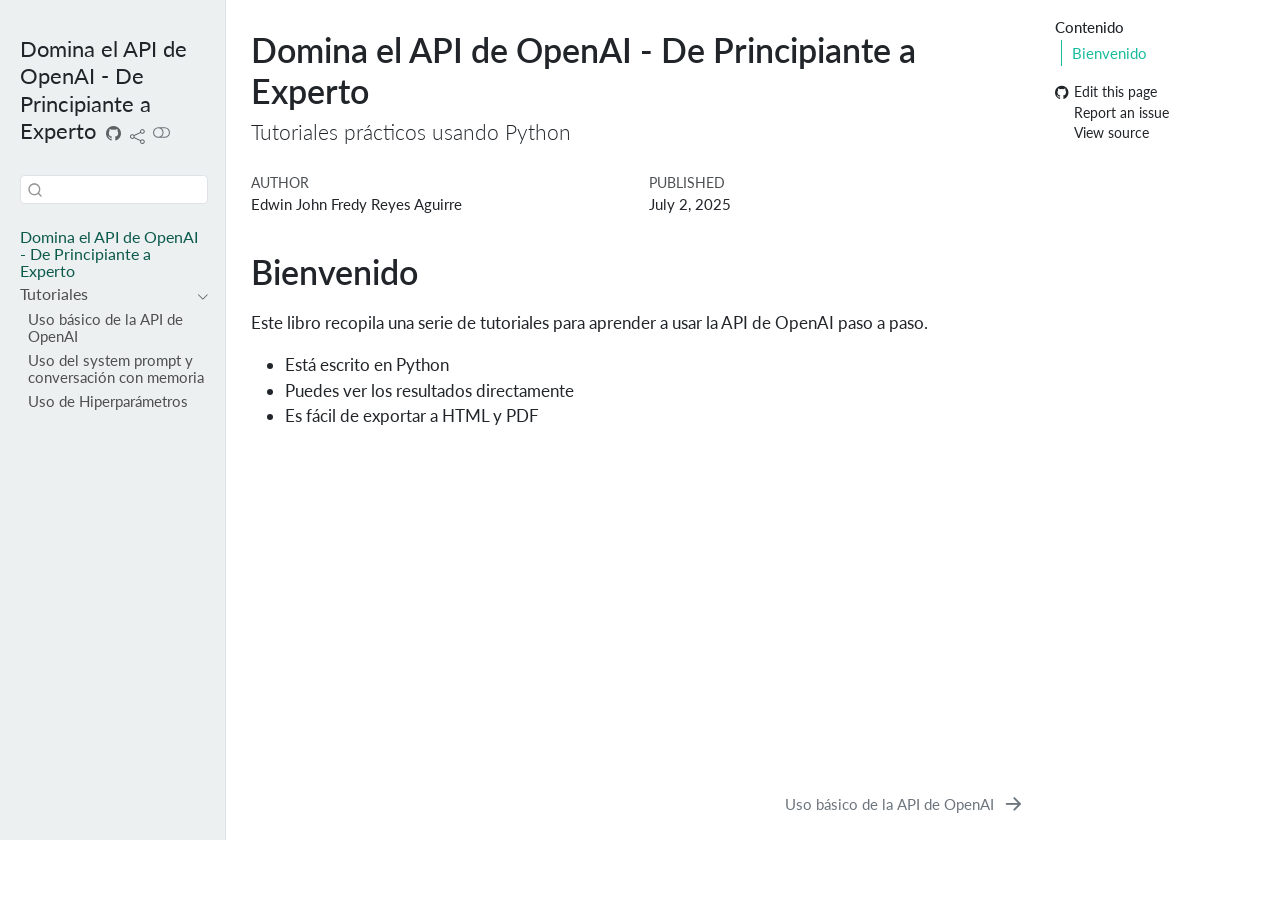
<file: docs/index.html>
<!DOCTYPE html>
<html xmlns="http://www.w3.org/1999/xhtml" lang="en" xml:lang="en"><head>

<meta charset="utf-8">
<meta name="generator" content="quarto-1.6.42">

<meta name="viewport" content="width=device-width, initial-scale=1.0, user-scalable=yes">

<meta name="author" content="Edwin John Fredy Reyes Aguirre">
<meta name="dcterms.date" content="2025-07-02">

<title>Domina el API de OpenAI - De Principiante a Experto</title>
<style>
code{white-space: pre-wrap;}
span.smallcaps{font-variant: small-caps;}
div.columns{display: flex; gap: min(4vw, 1.5em);}
div.column{flex: auto; overflow-x: auto;}
div.hanging-indent{margin-left: 1.5em; text-indent: -1.5em;}
ul.task-list{list-style: none;}
ul.task-list li input[type="checkbox"] {
  width: 0.8em;
  margin: 0 0.8em 0.2em -1em; /* quarto-specific, see https://github.com/quarto-dev/quarto-cli/issues/4556 */ 
  vertical-align: middle;
}
</style>


<script src="site_libs/quarto-nav/quarto-nav.js"></script>
<script src="site_libs/quarto-nav/headroom.min.js"></script>
<script src="site_libs/clipboard/clipboard.min.js"></script>
<script src="site_libs/quarto-search/autocomplete.umd.js"></script>
<script src="site_libs/quarto-search/fuse.min.js"></script>
<script src="site_libs/quarto-search/quarto-search.js"></script>
<meta name="quarto:offset" content="./">
<link href="./01_Openai_api.html" rel="next">
<script src="site_libs/quarto-html/quarto.js"></script>
<script src="site_libs/quarto-html/popper.min.js"></script>
<script src="site_libs/quarto-html/tippy.umd.min.js"></script>
<script src="site_libs/quarto-html/anchor.min.js"></script>
<link href="site_libs/quarto-html/tippy.css" rel="stylesheet">
<link href="site_libs/quarto-html/quarto-syntax-highlighting-2f5df379a58b258e96c21c0638c20c03.css" rel="stylesheet" class="quarto-color-scheme" id="quarto-text-highlighting-styles">
<link href="site_libs/quarto-html/quarto-syntax-highlighting-dark-b53751a350365c71b6c909e95f209ed1.css" rel="prefetch" class="quarto-color-scheme quarto-color-alternate" id="quarto-text-highlighting-styles">
<script src="site_libs/bootstrap/bootstrap.min.js"></script>
<link href="site_libs/bootstrap/bootstrap-icons.css" rel="stylesheet">
<link href="site_libs/bootstrap/bootstrap-0eec444d7f8e10b4eb8470e5d5305347.min.css" rel="stylesheet" append-hash="true" class="quarto-color-scheme" id="quarto-bootstrap" data-mode="light">
<link href="site_libs/bootstrap/bootstrap-dark-71ea5dade76dcda5c0c3178fbd755a24.min.css" rel="prefetch" append-hash="true" class="quarto-color-scheme quarto-color-alternate" id="quarto-bootstrap" data-mode="dark">
<script id="quarto-search-options" type="application/json">{
  "location": "sidebar",
  "copy-button": false,
  "collapse-after": 3,
  "panel-placement": "start",
  "type": "textbox",
  "limit": 50,
  "keyboard-shortcut": [
    "f",
    "/",
    "s"
  ],
  "show-item-context": false,
  "language": {
    "search-no-results-text": "No results",
    "search-matching-documents-text": "matching documents",
    "search-copy-link-title": "Copy link to search",
    "search-hide-matches-text": "Hide additional matches",
    "search-more-match-text": "more match in this document",
    "search-more-matches-text": "more matches in this document",
    "search-clear-button-title": "Clear",
    "search-text-placeholder": "",
    "search-detached-cancel-button-title": "Cancel",
    "search-submit-button-title": "Submit",
    "search-label": "Search"
  }
}</script>


</head>

<body class="nav-sidebar docked">

<div id="quarto-search-results"></div>
  <header id="quarto-header" class="headroom fixed-top">
  <nav class="quarto-secondary-nav">
    <div class="container-fluid d-flex">
      <button type="button" class="quarto-btn-toggle btn" data-bs-toggle="collapse" role="button" data-bs-target=".quarto-sidebar-collapse-item" aria-controls="quarto-sidebar" aria-expanded="false" aria-label="Toggle sidebar navigation" onclick="if (window.quartoToggleHeadroom) { window.quartoToggleHeadroom(); }">
        <i class="bi bi-layout-text-sidebar-reverse"></i>
      </button>
        <nav class="quarto-page-breadcrumbs" aria-label="breadcrumb"><ol class="breadcrumb"><li class="breadcrumb-item"><a href="./index.html"><span class="chapter-title">Domina el API de OpenAI - De Principiante a Experto</span></a></li></ol></nav>
        <a class="flex-grow-1" role="navigation" data-bs-toggle="collapse" data-bs-target=".quarto-sidebar-collapse-item" aria-controls="quarto-sidebar" aria-expanded="false" aria-label="Toggle sidebar navigation" onclick="if (window.quartoToggleHeadroom) { window.quartoToggleHeadroom(); }">      
        </a>
      <button type="button" class="btn quarto-search-button" aria-label="Search" onclick="window.quartoOpenSearch();">
        <i class="bi bi-search"></i>
      </button>
    </div>
  </nav>
</header>
<!-- content -->
<div id="quarto-content" class="quarto-container page-columns page-rows-contents page-layout-article">
<!-- sidebar -->
  <nav id="quarto-sidebar" class="sidebar collapse collapse-horizontal quarto-sidebar-collapse-item sidebar-navigation docked overflow-auto">
    <div class="pt-lg-2 mt-2 text-left sidebar-header">
    <div class="sidebar-title mb-0 py-0">
      <a href="./">Domina el API de OpenAI - De Principiante a Experto</a> 
        <div class="sidebar-tools-main tools-wide">
    <a href="https://github.com/JohnReyes02/curso_openai_api" title="Source Code" class="quarto-navigation-tool px-1" aria-label="Source Code"><i class="bi bi-github"></i></a>
    <div class="dropdown">
      <a href="" title="Share" id="quarto-navigation-tool-dropdown-0" class="quarto-navigation-tool dropdown-toggle px-1" data-bs-toggle="dropdown" aria-expanded="false" role="link" aria-label="Share"><i class="bi bi-share"></i></a>
      <ul class="dropdown-menu" aria-labelledby="quarto-navigation-tool-dropdown-0">
          <li>
            <a class="dropdown-item sidebar-tools-main-item" href="https://twitter.com/intent/tweet?url=|url|">
              <i class="bi bi-twitter pe-1"></i>
            Twitter
            </a>
          </li>
          <li>
            <a class="dropdown-item sidebar-tools-main-item" href="https://www.facebook.com/sharer/sharer.php?u=|url|">
              <i class="bi bi-facebook pe-1"></i>
            Facebook
            </a>
          </li>
          <li>
            <a class="dropdown-item sidebar-tools-main-item" href="https://www.linkedin.com/sharing/share-offsite/?url=|url|">
              <i class="bi bi-linkedin pe-1"></i>
            LinkedIn
            </a>
          </li>
      </ul>
    </div>
  <a href="" class="quarto-color-scheme-toggle quarto-navigation-tool  px-1" onclick="window.quartoToggleColorScheme(); return false;" title="Toggle dark mode"><i class="bi"></i></a>
</div>
    </div>
      </div>
        <div class="mt-2 flex-shrink-0 align-items-center">
        <div class="sidebar-search">
        <div id="quarto-search" class="" title="Search"></div>
        </div>
        </div>
    <div class="sidebar-menu-container"> 
    <ul class="list-unstyled mt-1">
        <li class="sidebar-item">
  <div class="sidebar-item-container"> 
  <a href="./index.html" class="sidebar-item-text sidebar-link active"><span class="chapter-title">Domina el API de OpenAI - De Principiante a Experto</span></a>
  </div>
</li>
        <li class="sidebar-item sidebar-item-section">
      <div class="sidebar-item-container"> 
            <a class="sidebar-item-text sidebar-link text-start" data-bs-toggle="collapse" data-bs-target="#quarto-sidebar-section-1" role="navigation" aria-expanded="true">
 <span class="menu-text">Tutoriales</span></a>
          <a class="sidebar-item-toggle text-start" data-bs-toggle="collapse" data-bs-target="#quarto-sidebar-section-1" role="navigation" aria-expanded="true" aria-label="Toggle section">
            <i class="bi bi-chevron-right ms-2"></i>
          </a> 
      </div>
      <ul id="quarto-sidebar-section-1" class="collapse list-unstyled sidebar-section depth1 show">  
          <li class="sidebar-item">
  <div class="sidebar-item-container"> 
  <a href="./01_Openai_api.html" class="sidebar-item-text sidebar-link"><span class="chapter-title">Uso básico de la API de OpenAI</span></a>
  </div>
</li>
          <li class="sidebar-item">
  <div class="sidebar-item-container"> 
  <a href="./02_Openai_api.html" class="sidebar-item-text sidebar-link"><span class="chapter-title">Uso del system prompt y conversación con memoria</span></a>
  </div>
</li>
          <li class="sidebar-item">
  <div class="sidebar-item-container"> 
  <a href="./03_Openai_api.html" class="sidebar-item-text sidebar-link"><span class="chapter-title">Uso de Hiperparámetros</span></a>
  </div>
</li>
      </ul>
  </li>
    </ul>
    </div>
</nav>
<div id="quarto-sidebar-glass" class="quarto-sidebar-collapse-item" data-bs-toggle="collapse" data-bs-target=".quarto-sidebar-collapse-item"></div>
<!-- margin-sidebar -->
    <div id="quarto-margin-sidebar" class="sidebar margin-sidebar">
        <nav id="TOC" role="doc-toc" class="toc-active">
    <h2 id="toc-title">Contenido</h2>
   
  <ul>
  <li><a href="#bienvenido" id="toc-bienvenido" class="nav-link active" data-scroll-target="#bienvenido">Bienvenido</a></li>
  </ul>
<div class="toc-actions"><ul><li><a href="https://github.com/JohnReyes02/curso_openai_api/edit/main/index.qmd" class="toc-action"><i class="bi bi-github"></i>Edit this page</a></li><li><a href="https://github.com/JohnReyes02/curso_openai_api/issues/new" class="toc-action"><i class="bi empty"></i>Report an issue</a></li><li><a href="https://github.com/JohnReyes02/curso_openai_api/blob/main/index.qmd" class="toc-action"><i class="bi empty"></i>View source</a></li></ul></div></nav>
    </div>
<!-- main -->
<main class="content" id="quarto-document-content">

<header id="title-block-header" class="quarto-title-block default">
<div class="quarto-title">
<h1 class="title">Domina el API de OpenAI - De Principiante a Experto</h1>
<p class="subtitle lead">Tutoriales prácticos usando Python</p>
</div>



<div class="quarto-title-meta">

    <div>
    <div class="quarto-title-meta-heading">Author</div>
    <div class="quarto-title-meta-contents">
             <p>Edwin John Fredy Reyes Aguirre </p>
          </div>
  </div>
    
    <div>
    <div class="quarto-title-meta-heading">Published</div>
    <div class="quarto-title-meta-contents">
      <p class="date">July 2, 2025</p>
    </div>
  </div>
  
    
  </div>
  


</header>


<section id="bienvenido" class="level1 unnumbered">
<h1 class="unnumbered">Bienvenido</h1>
<p>Este libro recopila una serie de tutoriales para aprender a usar la API de OpenAI paso a paso.</p>
<ul>
<li>Está escrito en Python</li>
<li>Puedes ver los resultados directamente</li>
<li>Es fácil de exportar a HTML y PDF</li>
</ul>


</section>

</main> <!-- /main -->
<script id="quarto-html-after-body" type="application/javascript">
window.document.addEventListener("DOMContentLoaded", function (event) {
  const toggleBodyColorMode = (bsSheetEl) => {
    const mode = bsSheetEl.getAttribute("data-mode");
    const bodyEl = window.document.querySelector("body");
    if (mode === "dark") {
      bodyEl.classList.add("quarto-dark");
      bodyEl.classList.remove("quarto-light");
    } else {
      bodyEl.classList.add("quarto-light");
      bodyEl.classList.remove("quarto-dark");
    }
  }
  const toggleBodyColorPrimary = () => {
    const bsSheetEl = window.document.querySelector("link#quarto-bootstrap");
    if (bsSheetEl) {
      toggleBodyColorMode(bsSheetEl);
    }
  }
  toggleBodyColorPrimary();  
  const disableStylesheet = (stylesheets) => {
    for (let i=0; i < stylesheets.length; i++) {
      const stylesheet = stylesheets[i];
      stylesheet.rel = 'prefetch';
    }
  }
  const enableStylesheet = (stylesheets) => {
    for (let i=0; i < stylesheets.length; i++) {
      const stylesheet = stylesheets[i];
      stylesheet.rel = 'stylesheet';
    }
  }
  const manageTransitions = (selector, allowTransitions) => {
    const els = window.document.querySelectorAll(selector);
    for (let i=0; i < els.length; i++) {
      const el = els[i];
      if (allowTransitions) {
        el.classList.remove('notransition');
      } else {
        el.classList.add('notransition');
      }
    }
  }
  const toggleGiscusIfUsed = (isAlternate, darkModeDefault) => {
    const baseTheme = document.querySelector('#giscus-base-theme')?.value ?? 'light';
    const alternateTheme = document.querySelector('#giscus-alt-theme')?.value ?? 'dark';
    let newTheme = '';
    if(darkModeDefault) {
      newTheme = isAlternate ? baseTheme : alternateTheme;
    } else {
      newTheme = isAlternate ? alternateTheme : baseTheme;
    }
    const changeGiscusTheme = () => {
      // From: https://github.com/giscus/giscus/issues/336
      const sendMessage = (message) => {
        const iframe = document.querySelector('iframe.giscus-frame');
        if (!iframe) return;
        iframe.contentWindow.postMessage({ giscus: message }, 'https://giscus.app');
      }
      sendMessage({
        setConfig: {
          theme: newTheme
        }
      });
    }
    const isGiscussLoaded = window.document.querySelector('iframe.giscus-frame') !== null;
    if (isGiscussLoaded) {
      changeGiscusTheme();
    }
  }
  const toggleColorMode = (alternate) => {
    // Switch the stylesheets
    const alternateStylesheets = window.document.querySelectorAll('link.quarto-color-scheme.quarto-color-alternate');
    manageTransitions('#quarto-margin-sidebar .nav-link', false);
    if (alternate) {
      enableStylesheet(alternateStylesheets);
      for (const sheetNode of alternateStylesheets) {
        if (sheetNode.id === "quarto-bootstrap") {
          toggleBodyColorMode(sheetNode);
        }
      }
    } else {
      disableStylesheet(alternateStylesheets);
      toggleBodyColorPrimary();
    }
    manageTransitions('#quarto-margin-sidebar .nav-link', true);
    // Switch the toggles
    const toggles = window.document.querySelectorAll('.quarto-color-scheme-toggle');
    for (let i=0; i < toggles.length; i++) {
      const toggle = toggles[i];
      if (toggle) {
        if (alternate) {
          toggle.classList.add("alternate");     
        } else {
          toggle.classList.remove("alternate");
        }
      }
    }
    // Hack to workaround the fact that safari doesn't
    // properly recolor the scrollbar when toggling (#1455)
    if (navigator.userAgent.indexOf('Safari') > 0 && navigator.userAgent.indexOf('Chrome') == -1) {
      manageTransitions("body", false);
      window.scrollTo(0, 1);
      setTimeout(() => {
        window.scrollTo(0, 0);
        manageTransitions("body", true);
      }, 40);  
    }
  }
  const isFileUrl = () => { 
    return window.location.protocol === 'file:';
  }
  const hasAlternateSentinel = () => {  
    let styleSentinel = getColorSchemeSentinel();
    if (styleSentinel !== null) {
      return styleSentinel === "alternate";
    } else {
      return false;
    }
  }
  const setStyleSentinel = (alternate) => {
    const value = alternate ? "alternate" : "default";
    if (!isFileUrl()) {
      window.localStorage.setItem("quarto-color-scheme", value);
    } else {
      localAlternateSentinel = value;
    }
  }
  const getColorSchemeSentinel = () => {
    if (!isFileUrl()) {
      const storageValue = window.localStorage.getItem("quarto-color-scheme");
      return storageValue != null ? storageValue : localAlternateSentinel;
    } else {
      return localAlternateSentinel;
    }
  }
  const darkModeDefault = false;
  let localAlternateSentinel = darkModeDefault ? 'alternate' : 'default';
  // Dark / light mode switch
  window.quartoToggleColorScheme = () => {
    // Read the current dark / light value 
    let toAlternate = !hasAlternateSentinel();
    toggleColorMode(toAlternate);
    setStyleSentinel(toAlternate);
    toggleGiscusIfUsed(toAlternate, darkModeDefault);
  };
  // Ensure there is a toggle, if there isn't float one in the top right
  if (window.document.querySelector('.quarto-color-scheme-toggle') === null) {
    const a = window.document.createElement('a');
    a.classList.add('top-right');
    a.classList.add('quarto-color-scheme-toggle');
    a.href = "";
    a.onclick = function() { try { window.quartoToggleColorScheme(); } catch {} return false; };
    const i = window.document.createElement("i");
    i.classList.add('bi');
    a.appendChild(i);
    window.document.body.appendChild(a);
  }
  // Switch to dark mode if need be
  if (hasAlternateSentinel()) {
    toggleColorMode(true);
  } else {
    toggleColorMode(false);
  }
  const icon = "";
  const anchorJS = new window.AnchorJS();
  anchorJS.options = {
    placement: 'right',
    icon: icon
  };
  anchorJS.add('.anchored');
    var localhostRegex = new RegExp(/^(?:http|https):\/\/localhost\:?[0-9]*\//);
    var mailtoRegex = new RegExp(/^mailto:/);
      var filterRegex = new RegExp('/' + window.location.host + '/');
    var isInternal = (href) => {
        return filterRegex.test(href) || localhostRegex.test(href) || mailtoRegex.test(href);
    }
    // Inspect non-navigation links and adorn them if external
 	var links = window.document.querySelectorAll('a[href]:not(.nav-link):not(.navbar-brand):not(.toc-action):not(.sidebar-link):not(.sidebar-item-toggle):not(.pagination-link):not(.no-external):not([aria-hidden]):not(.dropdown-item):not(.quarto-navigation-tool):not(.about-link)');
    for (var i=0; i<links.length; i++) {
      const link = links[i];
      if (!isInternal(link.href)) {
        // undo the damage that might have been done by quarto-nav.js in the case of
        // links that we want to consider external
        if (link.dataset.originalHref !== undefined) {
          link.href = link.dataset.originalHref;
        }
      }
    }
  function tippyHover(el, contentFn, onTriggerFn, onUntriggerFn) {
    const config = {
      allowHTML: true,
      maxWidth: 500,
      delay: 100,
      arrow: false,
      appendTo: function(el) {
          return el.parentElement;
      },
      interactive: true,
      interactiveBorder: 10,
      theme: 'quarto',
      placement: 'bottom-start',
    };
    if (contentFn) {
      config.content = contentFn;
    }
    if (onTriggerFn) {
      config.onTrigger = onTriggerFn;
    }
    if (onUntriggerFn) {
      config.onUntrigger = onUntriggerFn;
    }
    window.tippy(el, config); 
  }
  const noterefs = window.document.querySelectorAll('a[role="doc-noteref"]');
  for (var i=0; i<noterefs.length; i++) {
    const ref = noterefs[i];
    tippyHover(ref, function() {
      // use id or data attribute instead here
      let href = ref.getAttribute('data-footnote-href') || ref.getAttribute('href');
      try { href = new URL(href).hash; } catch {}
      const id = href.replace(/^#\/?/, "");
      const note = window.document.getElementById(id);
      if (note) {
        return note.innerHTML;
      } else {
        return "";
      }
    });
  }
  const xrefs = window.document.querySelectorAll('a.quarto-xref');
  const processXRef = (id, note) => {
    // Strip column container classes
    const stripColumnClz = (el) => {
      el.classList.remove("page-full", "page-columns");
      if (el.children) {
        for (const child of el.children) {
          stripColumnClz(child);
        }
      }
    }
    stripColumnClz(note)
    if (id === null || id.startsWith('sec-')) {
      // Special case sections, only their first couple elements
      const container = document.createElement("div");
      if (note.children && note.children.length > 2) {
        container.appendChild(note.children[0].cloneNode(true));
        for (let i = 1; i < note.children.length; i++) {
          const child = note.children[i];
          if (child.tagName === "P" && child.innerText === "") {
            continue;
          } else {
            container.appendChild(child.cloneNode(true));
            break;
          }
        }
        if (window.Quarto?.typesetMath) {
          window.Quarto.typesetMath(container);
        }
        return container.innerHTML
      } else {
        if (window.Quarto?.typesetMath) {
          window.Quarto.typesetMath(note);
        }
        return note.innerHTML;
      }
    } else {
      // Remove any anchor links if they are present
      const anchorLink = note.querySelector('a.anchorjs-link');
      if (anchorLink) {
        anchorLink.remove();
      }
      if (window.Quarto?.typesetMath) {
        window.Quarto.typesetMath(note);
      }
      if (note.classList.contains("callout")) {
        return note.outerHTML;
      } else {
        return note.innerHTML;
      }
    }
  }
  for (var i=0; i<xrefs.length; i++) {
    const xref = xrefs[i];
    tippyHover(xref, undefined, function(instance) {
      instance.disable();
      let url = xref.getAttribute('href');
      let hash = undefined; 
      if (url.startsWith('#')) {
        hash = url;
      } else {
        try { hash = new URL(url).hash; } catch {}
      }
      if (hash) {
        const id = hash.replace(/^#\/?/, "");
        const note = window.document.getElementById(id);
        if (note !== null) {
          try {
            const html = processXRef(id, note.cloneNode(true));
            instance.setContent(html);
          } finally {
            instance.enable();
            instance.show();
          }
        } else {
          // See if we can fetch this
          fetch(url.split('#')[0])
          .then(res => res.text())
          .then(html => {
            const parser = new DOMParser();
            const htmlDoc = parser.parseFromString(html, "text/html");
            const note = htmlDoc.getElementById(id);
            if (note !== null) {
              const html = processXRef(id, note);
              instance.setContent(html);
            } 
          }).finally(() => {
            instance.enable();
            instance.show();
          });
        }
      } else {
        // See if we can fetch a full url (with no hash to target)
        // This is a special case and we should probably do some content thinning / targeting
        fetch(url)
        .then(res => res.text())
        .then(html => {
          const parser = new DOMParser();
          const htmlDoc = parser.parseFromString(html, "text/html");
          const note = htmlDoc.querySelector('main.content');
          if (note !== null) {
            // This should only happen for chapter cross references
            // (since there is no id in the URL)
            // remove the first header
            if (note.children.length > 0 && note.children[0].tagName === "HEADER") {
              note.children[0].remove();
            }
            const html = processXRef(null, note);
            instance.setContent(html);
          } 
        }).finally(() => {
          instance.enable();
          instance.show();
        });
      }
    }, function(instance) {
    });
  }
      let selectedAnnoteEl;
      const selectorForAnnotation = ( cell, annotation) => {
        let cellAttr = 'data-code-cell="' + cell + '"';
        let lineAttr = 'data-code-annotation="' +  annotation + '"';
        const selector = 'span[' + cellAttr + '][' + lineAttr + ']';
        return selector;
      }
      const selectCodeLines = (annoteEl) => {
        const doc = window.document;
        const targetCell = annoteEl.getAttribute("data-target-cell");
        const targetAnnotation = annoteEl.getAttribute("data-target-annotation");
        const annoteSpan = window.document.querySelector(selectorForAnnotation(targetCell, targetAnnotation));
        const lines = annoteSpan.getAttribute("data-code-lines").split(",");
        const lineIds = lines.map((line) => {
          return targetCell + "-" + line;
        })
        let top = null;
        let height = null;
        let parent = null;
        if (lineIds.length > 0) {
            //compute the position of the single el (top and bottom and make a div)
            const el = window.document.getElementById(lineIds[0]);
            top = el.offsetTop;
            height = el.offsetHeight;
            parent = el.parentElement.parentElement;
          if (lineIds.length > 1) {
            const lastEl = window.document.getElementById(lineIds[lineIds.length - 1]);
            const bottom = lastEl.offsetTop + lastEl.offsetHeight;
            height = bottom - top;
          }
          if (top !== null && height !== null && parent !== null) {
            // cook up a div (if necessary) and position it 
            let div = window.document.getElementById("code-annotation-line-highlight");
            if (div === null) {
              div = window.document.createElement("div");
              div.setAttribute("id", "code-annotation-line-highlight");
              div.style.position = 'absolute';
              parent.appendChild(div);
            }
            div.style.top = top - 2 + "px";
            div.style.height = height + 4 + "px";
            div.style.left = 0;
            let gutterDiv = window.document.getElementById("code-annotation-line-highlight-gutter");
            if (gutterDiv === null) {
              gutterDiv = window.document.createElement("div");
              gutterDiv.setAttribute("id", "code-annotation-line-highlight-gutter");
              gutterDiv.style.position = 'absolute';
              const codeCell = window.document.getElementById(targetCell);
              const gutter = codeCell.querySelector('.code-annotation-gutter');
              gutter.appendChild(gutterDiv);
            }
            gutterDiv.style.top = top - 2 + "px";
            gutterDiv.style.height = height + 4 + "px";
          }
          selectedAnnoteEl = annoteEl;
        }
      };
      const unselectCodeLines = () => {
        const elementsIds = ["code-annotation-line-highlight", "code-annotation-line-highlight-gutter"];
        elementsIds.forEach((elId) => {
          const div = window.document.getElementById(elId);
          if (div) {
            div.remove();
          }
        });
        selectedAnnoteEl = undefined;
      };
        // Handle positioning of the toggle
    window.addEventListener(
      "resize",
      throttle(() => {
        elRect = undefined;
        if (selectedAnnoteEl) {
          selectCodeLines(selectedAnnoteEl);
        }
      }, 10)
    );
    function throttle(fn, ms) {
    let throttle = false;
    let timer;
      return (...args) => {
        if(!throttle) { // first call gets through
            fn.apply(this, args);
            throttle = true;
        } else { // all the others get throttled
            if(timer) clearTimeout(timer); // cancel #2
            timer = setTimeout(() => {
              fn.apply(this, args);
              timer = throttle = false;
            }, ms);
        }
      };
    }
      // Attach click handler to the DT
      const annoteDls = window.document.querySelectorAll('dt[data-target-cell]');
      for (const annoteDlNode of annoteDls) {
        annoteDlNode.addEventListener('click', (event) => {
          const clickedEl = event.target;
          if (clickedEl !== selectedAnnoteEl) {
            unselectCodeLines();
            const activeEl = window.document.querySelector('dt[data-target-cell].code-annotation-active');
            if (activeEl) {
              activeEl.classList.remove('code-annotation-active');
            }
            selectCodeLines(clickedEl);
            clickedEl.classList.add('code-annotation-active');
          } else {
            // Unselect the line
            unselectCodeLines();
            clickedEl.classList.remove('code-annotation-active');
          }
        });
      }
  const findCites = (el) => {
    const parentEl = el.parentElement;
    if (parentEl) {
      const cites = parentEl.dataset.cites;
      if (cites) {
        return {
          el,
          cites: cites.split(' ')
        };
      } else {
        return findCites(el.parentElement)
      }
    } else {
      return undefined;
    }
  };
  var bibliorefs = window.document.querySelectorAll('a[role="doc-biblioref"]');
  for (var i=0; i<bibliorefs.length; i++) {
    const ref = bibliorefs[i];
    const citeInfo = findCites(ref);
    if (citeInfo) {
      tippyHover(citeInfo.el, function() {
        var popup = window.document.createElement('div');
        citeInfo.cites.forEach(function(cite) {
          var citeDiv = window.document.createElement('div');
          citeDiv.classList.add('hanging-indent');
          citeDiv.classList.add('csl-entry');
          var biblioDiv = window.document.getElementById('ref-' + cite);
          if (biblioDiv) {
            citeDiv.innerHTML = biblioDiv.innerHTML;
          }
          popup.appendChild(citeDiv);
        });
        return popup.innerHTML;
      });
    }
  }
});
</script>
<nav class="page-navigation">
  <div class="nav-page nav-page-previous">
  </div>
  <div class="nav-page nav-page-next">
      <a href="./01_Openai_api.html" class="pagination-link" aria-label="Uso básico de la API de OpenAI">
        <span class="nav-page-text"><span class="chapter-title">Uso básico de la API de OpenAI</span></span> <i class="bi bi-arrow-right-short"></i>
      </a>
  </div>
</nav>
</div> <!-- /content -->




<footer class="footer"><div class="nav-footer"><div class="nav-footer-center"><div class="toc-actions d-sm-block d-md-none"><ul><li><a href="https://github.com/JohnReyes02/curso_openai_api/edit/main/index.qmd" class="toc-action"><i class="bi bi-github"></i>Edit this page</a></li><li><a href="https://github.com/JohnReyes02/curso_openai_api/issues/new" class="toc-action"><i class="bi empty"></i>Report an issue</a></li><li><a href="https://github.com/JohnReyes02/curso_openai_api/blob/main/index.qmd" class="toc-action"><i class="bi empty"></i>View source</a></li></ul></div></div></div></footer></body></html>
</file>
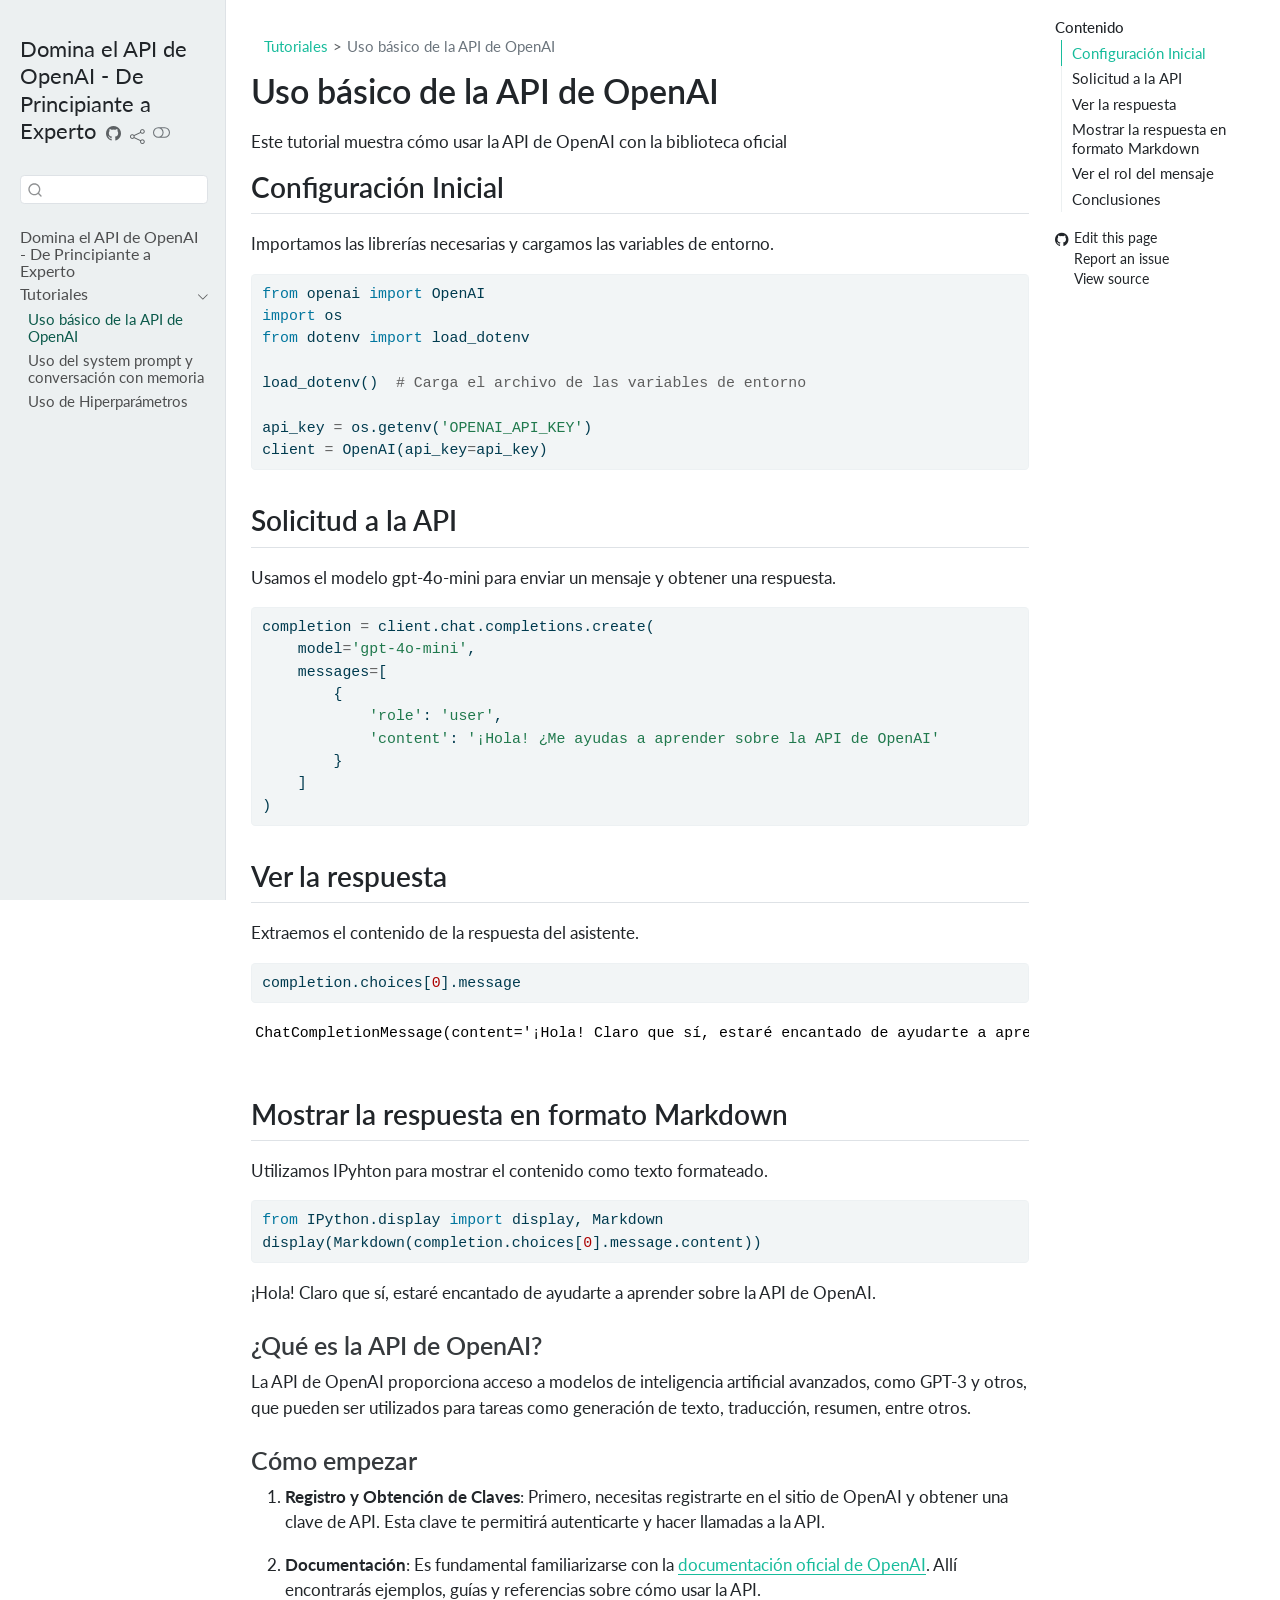
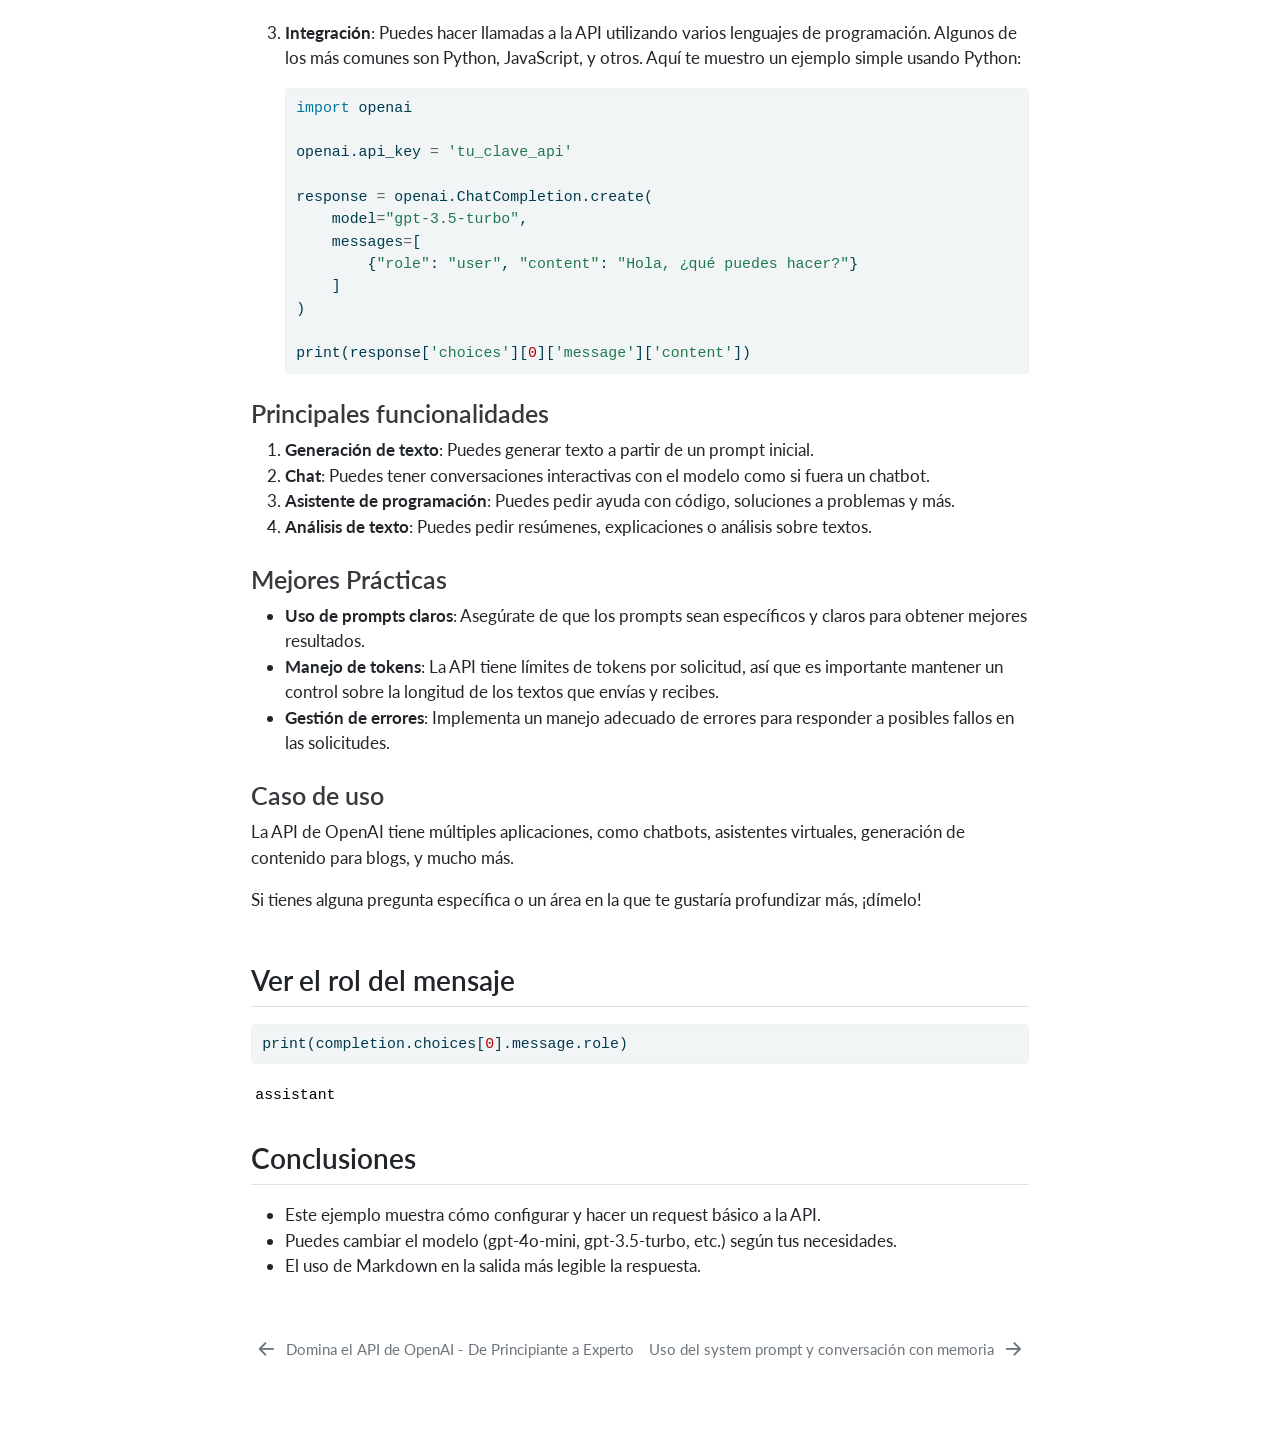
<file: docs/01_Openai_api.html>
<!DOCTYPE html>
<html xmlns="http://www.w3.org/1999/xhtml" lang="en" xml:lang="en"><head>

<meta charset="utf-8">
<meta name="generator" content="quarto-1.6.42">

<meta name="viewport" content="width=device-width, initial-scale=1.0, user-scalable=yes">


<title>Uso básico de la API de OpenAI – Domina el API de OpenAI - De Principiante a Experto</title>
<style>
code{white-space: pre-wrap;}
span.smallcaps{font-variant: small-caps;}
div.columns{display: flex; gap: min(4vw, 1.5em);}
div.column{flex: auto; overflow-x: auto;}
div.hanging-indent{margin-left: 1.5em; text-indent: -1.5em;}
ul.task-list{list-style: none;}
ul.task-list li input[type="checkbox"] {
  width: 0.8em;
  margin: 0 0.8em 0.2em -1em; /* quarto-specific, see https://github.com/quarto-dev/quarto-cli/issues/4556 */ 
  vertical-align: middle;
}
/* CSS for syntax highlighting */
pre > code.sourceCode { white-space: pre; position: relative; }
pre > code.sourceCode > span { line-height: 1.25; }
pre > code.sourceCode > span:empty { height: 1.2em; }
.sourceCode { overflow: visible; }
code.sourceCode > span { color: inherit; text-decoration: inherit; }
div.sourceCode { margin: 1em 0; }
pre.sourceCode { margin: 0; }
@media screen {
div.sourceCode { overflow: auto; }
}
@media print {
pre > code.sourceCode { white-space: pre-wrap; }
pre > code.sourceCode > span { display: inline-block; text-indent: -5em; padding-left: 5em; }
}
pre.numberSource code
  { counter-reset: source-line 0; }
pre.numberSource code > span
  { position: relative; left: -4em; counter-increment: source-line; }
pre.numberSource code > span > a:first-child::before
  { content: counter(source-line);
    position: relative; left: -1em; text-align: right; vertical-align: baseline;
    border: none; display: inline-block;
    -webkit-touch-callout: none; -webkit-user-select: none;
    -khtml-user-select: none; -moz-user-select: none;
    -ms-user-select: none; user-select: none;
    padding: 0 4px; width: 4em;
  }
pre.numberSource { margin-left: 3em;  padding-left: 4px; }
div.sourceCode
  {   }
@media screen {
pre > code.sourceCode > span > a:first-child::before { text-decoration: underline; }
}
</style>


<script src="site_libs/quarto-nav/quarto-nav.js"></script>
<script src="site_libs/quarto-nav/headroom.min.js"></script>
<script src="site_libs/clipboard/clipboard.min.js"></script>
<script src="site_libs/quarto-search/autocomplete.umd.js"></script>
<script src="site_libs/quarto-search/fuse.min.js"></script>
<script src="site_libs/quarto-search/quarto-search.js"></script>
<meta name="quarto:offset" content="./">
<link href="./02_Openai_api.html" rel="next">
<link href="./index.html" rel="prev">
<script src="site_libs/quarto-html/quarto.js"></script>
<script src="site_libs/quarto-html/popper.min.js"></script>
<script src="site_libs/quarto-html/tippy.umd.min.js"></script>
<script src="site_libs/quarto-html/anchor.min.js"></script>
<link href="site_libs/quarto-html/tippy.css" rel="stylesheet">
<link href="site_libs/quarto-html/quarto-syntax-highlighting-2f5df379a58b258e96c21c0638c20c03.css" rel="stylesheet" class="quarto-color-scheme" id="quarto-text-highlighting-styles">
<link href="site_libs/quarto-html/quarto-syntax-highlighting-dark-b53751a350365c71b6c909e95f209ed1.css" rel="prefetch" class="quarto-color-scheme quarto-color-alternate" id="quarto-text-highlighting-styles">
<script src="site_libs/bootstrap/bootstrap.min.js"></script>
<link href="site_libs/bootstrap/bootstrap-icons.css" rel="stylesheet">
<link href="site_libs/bootstrap/bootstrap-0eec444d7f8e10b4eb8470e5d5305347.min.css" rel="stylesheet" append-hash="true" class="quarto-color-scheme" id="quarto-bootstrap" data-mode="light">
<link href="site_libs/bootstrap/bootstrap-dark-71ea5dade76dcda5c0c3178fbd755a24.min.css" rel="prefetch" append-hash="true" class="quarto-color-scheme quarto-color-alternate" id="quarto-bootstrap" data-mode="dark">
<script id="quarto-search-options" type="application/json">{
  "location": "sidebar",
  "copy-button": false,
  "collapse-after": 3,
  "panel-placement": "start",
  "type": "textbox",
  "limit": 50,
  "keyboard-shortcut": [
    "f",
    "/",
    "s"
  ],
  "show-item-context": false,
  "language": {
    "search-no-results-text": "No results",
    "search-matching-documents-text": "matching documents",
    "search-copy-link-title": "Copy link to search",
    "search-hide-matches-text": "Hide additional matches",
    "search-more-match-text": "more match in this document",
    "search-more-matches-text": "more matches in this document",
    "search-clear-button-title": "Clear",
    "search-text-placeholder": "",
    "search-detached-cancel-button-title": "Cancel",
    "search-submit-button-title": "Submit",
    "search-label": "Search"
  }
}</script>


</head>

<body class="nav-sidebar docked">

<div id="quarto-search-results"></div>
  <header id="quarto-header" class="headroom fixed-top">
  <nav class="quarto-secondary-nav">
    <div class="container-fluid d-flex">
      <button type="button" class="quarto-btn-toggle btn" data-bs-toggle="collapse" role="button" data-bs-target=".quarto-sidebar-collapse-item" aria-controls="quarto-sidebar" aria-expanded="false" aria-label="Toggle sidebar navigation" onclick="if (window.quartoToggleHeadroom) { window.quartoToggleHeadroom(); }">
        <i class="bi bi-layout-text-sidebar-reverse"></i>
      </button>
        <nav class="quarto-page-breadcrumbs" aria-label="breadcrumb"><ol class="breadcrumb"><li class="breadcrumb-item"><a href="./01_Openai_api.html">Tutoriales</a></li><li class="breadcrumb-item"><a href="./01_Openai_api.html"><span class="chapter-title">Uso básico de la API de OpenAI</span></a></li></ol></nav>
        <a class="flex-grow-1" role="navigation" data-bs-toggle="collapse" data-bs-target=".quarto-sidebar-collapse-item" aria-controls="quarto-sidebar" aria-expanded="false" aria-label="Toggle sidebar navigation" onclick="if (window.quartoToggleHeadroom) { window.quartoToggleHeadroom(); }">      
        </a>
      <button type="button" class="btn quarto-search-button" aria-label="Search" onclick="window.quartoOpenSearch();">
        <i class="bi bi-search"></i>
      </button>
    </div>
  </nav>
</header>
<!-- content -->
<div id="quarto-content" class="quarto-container page-columns page-rows-contents page-layout-article">
<!-- sidebar -->
  <nav id="quarto-sidebar" class="sidebar collapse collapse-horizontal quarto-sidebar-collapse-item sidebar-navigation docked overflow-auto">
    <div class="pt-lg-2 mt-2 text-left sidebar-header">
    <div class="sidebar-title mb-0 py-0">
      <a href="./">Domina el API de OpenAI - De Principiante a Experto</a> 
        <div class="sidebar-tools-main tools-wide">
    <a href="https://github.com/JohnReyes02/curso_openai_api" title="Source Code" class="quarto-navigation-tool px-1" aria-label="Source Code"><i class="bi bi-github"></i></a>
    <div class="dropdown">
      <a href="" title="Share" id="quarto-navigation-tool-dropdown-0" class="quarto-navigation-tool dropdown-toggle px-1" data-bs-toggle="dropdown" aria-expanded="false" role="link" aria-label="Share"><i class="bi bi-share"></i></a>
      <ul class="dropdown-menu" aria-labelledby="quarto-navigation-tool-dropdown-0">
          <li>
            <a class="dropdown-item sidebar-tools-main-item" href="https://twitter.com/intent/tweet?url=|url|">
              <i class="bi bi-twitter pe-1"></i>
            Twitter
            </a>
          </li>
          <li>
            <a class="dropdown-item sidebar-tools-main-item" href="https://www.facebook.com/sharer/sharer.php?u=|url|">
              <i class="bi bi-facebook pe-1"></i>
            Facebook
            </a>
          </li>
          <li>
            <a class="dropdown-item sidebar-tools-main-item" href="https://www.linkedin.com/sharing/share-offsite/?url=|url|">
              <i class="bi bi-linkedin pe-1"></i>
            LinkedIn
            </a>
          </li>
      </ul>
    </div>
  <a href="" class="quarto-color-scheme-toggle quarto-navigation-tool  px-1" onclick="window.quartoToggleColorScheme(); return false;" title="Toggle dark mode"><i class="bi"></i></a>
</div>
    </div>
      </div>
        <div class="mt-2 flex-shrink-0 align-items-center">
        <div class="sidebar-search">
        <div id="quarto-search" class="" title="Search"></div>
        </div>
        </div>
    <div class="sidebar-menu-container"> 
    <ul class="list-unstyled mt-1">
        <li class="sidebar-item">
  <div class="sidebar-item-container"> 
  <a href="./index.html" class="sidebar-item-text sidebar-link"><span class="chapter-title">Domina el API de OpenAI - De Principiante a Experto</span></a>
  </div>
</li>
        <li class="sidebar-item sidebar-item-section">
      <div class="sidebar-item-container"> 
            <a class="sidebar-item-text sidebar-link text-start" data-bs-toggle="collapse" data-bs-target="#quarto-sidebar-section-1" role="navigation" aria-expanded="true">
 <span class="menu-text">Tutoriales</span></a>
          <a class="sidebar-item-toggle text-start" data-bs-toggle="collapse" data-bs-target="#quarto-sidebar-section-1" role="navigation" aria-expanded="true" aria-label="Toggle section">
            <i class="bi bi-chevron-right ms-2"></i>
          </a> 
      </div>
      <ul id="quarto-sidebar-section-1" class="collapse list-unstyled sidebar-section depth1 show">  
          <li class="sidebar-item">
  <div class="sidebar-item-container"> 
  <a href="./01_Openai_api.html" class="sidebar-item-text sidebar-link active"><span class="chapter-title">Uso básico de la API de OpenAI</span></a>
  </div>
</li>
          <li class="sidebar-item">
  <div class="sidebar-item-container"> 
  <a href="./02_Openai_api.html" class="sidebar-item-text sidebar-link"><span class="chapter-title">Uso del system prompt y conversación con memoria</span></a>
  </div>
</li>
          <li class="sidebar-item">
  <div class="sidebar-item-container"> 
  <a href="./03_Openai_api.html" class="sidebar-item-text sidebar-link"><span class="chapter-title">Uso de Hiperparámetros</span></a>
  </div>
</li>
      </ul>
  </li>
    </ul>
    </div>
</nav>
<div id="quarto-sidebar-glass" class="quarto-sidebar-collapse-item" data-bs-toggle="collapse" data-bs-target=".quarto-sidebar-collapse-item"></div>
<!-- margin-sidebar -->
    <div id="quarto-margin-sidebar" class="sidebar margin-sidebar">
        <nav id="TOC" role="doc-toc" class="toc-active">
    <h2 id="toc-title">Contenido</h2>
   
  <ul>
  <li><a href="#configuración-inicial" id="toc-configuración-inicial" class="nav-link active" data-scroll-target="#configuración-inicial">Configuración Inicial</a></li>
  <li><a href="#solicitud-a-la-api" id="toc-solicitud-a-la-api" class="nav-link" data-scroll-target="#solicitud-a-la-api">Solicitud a la API</a></li>
  <li><a href="#ver-la-respuesta" id="toc-ver-la-respuesta" class="nav-link" data-scroll-target="#ver-la-respuesta">Ver la respuesta</a></li>
  <li><a href="#mostrar-la-respuesta-en-formato-markdown" id="toc-mostrar-la-respuesta-en-formato-markdown" class="nav-link" data-scroll-target="#mostrar-la-respuesta-en-formato-markdown">Mostrar la respuesta en formato Markdown</a></li>
  <li><a href="#ver-el-rol-del-mensaje" id="toc-ver-el-rol-del-mensaje" class="nav-link" data-scroll-target="#ver-el-rol-del-mensaje">Ver el rol del mensaje</a></li>
  <li><a href="#conclusiones" id="toc-conclusiones" class="nav-link" data-scroll-target="#conclusiones">Conclusiones</a></li>
  </ul>
<div class="toc-actions"><ul><li><a href="https://github.com/JohnReyes02/curso_openai_api/edit/main/01_Openai_api.qmd" class="toc-action"><i class="bi bi-github"></i>Edit this page</a></li><li><a href="https://github.com/JohnReyes02/curso_openai_api/issues/new" class="toc-action"><i class="bi empty"></i>Report an issue</a></li><li><a href="https://github.com/JohnReyes02/curso_openai_api/blob/main/01_Openai_api.qmd" class="toc-action"><i class="bi empty"></i>View source</a></li></ul></div></nav>
    </div>
<!-- main -->
<main class="content" id="quarto-document-content">

<header id="title-block-header" class="quarto-title-block default"><nav class="quarto-page-breadcrumbs quarto-title-breadcrumbs d-none d-lg-block" aria-label="breadcrumb"><ol class="breadcrumb"><li class="breadcrumb-item"><a href="./01_Openai_api.html">Tutoriales</a></li><li class="breadcrumb-item"><a href="./01_Openai_api.html"><span class="chapter-title">Uso básico de la API de OpenAI</span></a></li></ol></nav>
<div class="quarto-title">
<h1 class="title"><span class="chapter-title">Uso básico de la API de OpenAI</span></h1>
</div>



<div class="quarto-title-meta">

    
  
    
  </div>
  


</header>


<p>Este tutorial muestra cómo usar la API de OpenAI con la biblioteca oficial</p>
<section id="configuración-inicial" class="level2">
<h2 class="anchored" data-anchor-id="configuración-inicial">Configuración Inicial</h2>
<p>Importamos las librerías necesarias y cargamos las variables de entorno.</p>
<div id="727dffa5" class="cell" data-execution_count="1">
<div class="sourceCode cell-code" id="cb1"><pre class="sourceCode python"><code class="sourceCode python"><span id="cb1-1"><a href="#cb1-1" aria-hidden="true" tabindex="-1"></a><span class="im">from</span> openai <span class="im">import</span> OpenAI</span>
<span id="cb1-2"><a href="#cb1-2" aria-hidden="true" tabindex="-1"></a><span class="im">import</span> os</span>
<span id="cb1-3"><a href="#cb1-3" aria-hidden="true" tabindex="-1"></a><span class="im">from</span> dotenv <span class="im">import</span> load_dotenv</span>
<span id="cb1-4"><a href="#cb1-4" aria-hidden="true" tabindex="-1"></a></span>
<span id="cb1-5"><a href="#cb1-5" aria-hidden="true" tabindex="-1"></a>load_dotenv()  <span class="co"># Carga el archivo de las variables de entorno</span></span>
<span id="cb1-6"><a href="#cb1-6" aria-hidden="true" tabindex="-1"></a></span>
<span id="cb1-7"><a href="#cb1-7" aria-hidden="true" tabindex="-1"></a>api_key <span class="op">=</span> os.getenv(<span class="st">'OPENAI_API_KEY'</span>)</span>
<span id="cb1-8"><a href="#cb1-8" aria-hidden="true" tabindex="-1"></a>client <span class="op">=</span> OpenAI(api_key<span class="op">=</span>api_key)</span></code></pre></div>
</div>
</section>
<section id="solicitud-a-la-api" class="level2">
<h2 class="anchored" data-anchor-id="solicitud-a-la-api">Solicitud a la API</h2>
<p>Usamos el modelo gpt-4o-mini para enviar un mensaje y obtener una respuesta.</p>
<div id="72ab4fd2" class="cell" data-execution_count="2">
<div class="sourceCode cell-code" id="cb2"><pre class="sourceCode python"><code class="sourceCode python"><span id="cb2-1"><a href="#cb2-1" aria-hidden="true" tabindex="-1"></a>completion <span class="op">=</span> client.chat.completions.create(</span>
<span id="cb2-2"><a href="#cb2-2" aria-hidden="true" tabindex="-1"></a>    model<span class="op">=</span><span class="st">'gpt-4o-mini'</span>,</span>
<span id="cb2-3"><a href="#cb2-3" aria-hidden="true" tabindex="-1"></a>    messages<span class="op">=</span>[</span>
<span id="cb2-4"><a href="#cb2-4" aria-hidden="true" tabindex="-1"></a>        {</span>
<span id="cb2-5"><a href="#cb2-5" aria-hidden="true" tabindex="-1"></a>            <span class="st">'role'</span>: <span class="st">'user'</span>,</span>
<span id="cb2-6"><a href="#cb2-6" aria-hidden="true" tabindex="-1"></a>            <span class="st">'content'</span>: <span class="st">'¡Hola! ¿Me ayudas a aprender sobre la API de OpenAI'</span></span>
<span id="cb2-7"><a href="#cb2-7" aria-hidden="true" tabindex="-1"></a>        }</span>
<span id="cb2-8"><a href="#cb2-8" aria-hidden="true" tabindex="-1"></a>    ]</span>
<span id="cb2-9"><a href="#cb2-9" aria-hidden="true" tabindex="-1"></a>)</span></code></pre></div>
</div>
</section>
<section id="ver-la-respuesta" class="level2">
<h2 class="anchored" data-anchor-id="ver-la-respuesta">Ver la respuesta</h2>
<p>Extraemos el contenido de la respuesta del asistente.</p>
<div id="74d7877e" class="cell" data-execution_count="3">
<div class="sourceCode cell-code" id="cb3"><pre class="sourceCode python"><code class="sourceCode python"><span id="cb3-1"><a href="#cb3-1" aria-hidden="true" tabindex="-1"></a>completion.choices[<span class="dv">0</span>].message</span></code></pre></div>
<div class="cell-output cell-output-display" data-execution_count="3">
<pre><code>ChatCompletionMessage(content='¡Hola! Claro que sí, estaré encantado de ayudarte a aprender sobre la API de OpenAI. \n\n### ¿Qué es la API de OpenAI?\nLa API de OpenAI proporciona acceso a modelos de inteligencia artificial avanzados, como GPT-3 y otros, que pueden ser utilizados para tareas como generación de texto, traducción, resumen, entre otros.\n\n### Cómo empezar\n\n1. **Registro y Obtención de Claves**: Primero, necesitas registrarte en el sitio de OpenAI y obtener una clave de API. Esta clave te permitirá autenticarte y hacer llamadas a la API.\n\n2. **Documentación**: Es fundamental familiarizarse con la [documentación oficial de OpenAI](https://platform.openai.com/docs/). Allí encontrarás ejemplos, guías y referencias sobre cómo usar la API.\n\n3. **Integración**: Puedes hacer llamadas a la API utilizando varios lenguajes de programación. Algunos de los más comunes son Python, JavaScript, y otros. Aquí te muestro un ejemplo simple usando Python:\n\n    ```python\n    import openai\n\n    openai.api_key = \'tu_clave_api\'\n\n    response = openai.ChatCompletion.create(\n        model="gpt-3.5-turbo",\n        messages=[\n            {"role": "user", "content": "Hola, ¿qué puedes hacer?"}\n        ]\n    )\n\n    print(response[\'choices\'][0][\'message\'][\'content\'])\n    ```\n\n### Principales funcionalidades\n\n1. **Generación de texto**: Puedes generar texto a partir de un prompt inicial.\n2. **Chat**: Puedes tener conversaciones interactivas con el modelo como si fuera un chatbot.\n3. **Asistente de programación**: Puedes pedir ayuda con código, soluciones a problemas y más.\n4. **Análisis de texto**: Puedes pedir resúmenes, explicaciones o análisis sobre textos.\n\n### Mejores Prácticas\n\n- **Uso de prompts claros**: Asegúrate de que los prompts sean específicos y claros para obtener mejores resultados.\n- **Manejo de tokens**: La API tiene límites de tokens por solicitud, así que es importante mantener un control sobre la longitud de los textos que envías y recibes.\n- **Gestión de errores**: Implementa un manejo adecuado de errores para responder a posibles fallos en las solicitudes.\n\n### Caso de uso\n\nLa API de OpenAI tiene múltiples aplicaciones, como chatbots, asistentes virtuales, generación de contenido para blogs, y mucho más.\n\nSi tienes alguna pregunta específica o un área en la que te gustaría profundizar más, ¡dímelo!', refusal=None, role='assistant', annotations=[], audio=None, function_call=None, tool_calls=None)</code></pre>
</div>
</div>
</section>
<section id="mostrar-la-respuesta-en-formato-markdown" class="level2">
<h2 class="anchored" data-anchor-id="mostrar-la-respuesta-en-formato-markdown">Mostrar la respuesta en formato Markdown</h2>
<p>Utilizamos IPyhton para mostrar el contenido como texto formateado.</p>
<div id="956fd442" class="cell" data-execution_count="4">
<div class="sourceCode cell-code" id="cb5"><pre class="sourceCode python"><code class="sourceCode python"><span id="cb5-1"><a href="#cb5-1" aria-hidden="true" tabindex="-1"></a><span class="im">from</span> IPython.display <span class="im">import</span> display, Markdown</span>
<span id="cb5-2"><a href="#cb5-2" aria-hidden="true" tabindex="-1"></a>display(Markdown(completion.choices[<span class="dv">0</span>].message.content))</span></code></pre></div>
<div class="cell-output cell-output-display cell-output-markdown">
<p>¡Hola! Claro que sí, estaré encantado de ayudarte a aprender sobre la API de OpenAI.</p>
<section id="qué-es-la-api-de-openai" class="level3">
<h3 class="anchored" data-anchor-id="qué-es-la-api-de-openai">¿Qué es la API de OpenAI?</h3>
<p>La API de OpenAI proporciona acceso a modelos de inteligencia artificial avanzados, como GPT-3 y otros, que pueden ser utilizados para tareas como generación de texto, traducción, resumen, entre otros.</p>
</section>
<section id="cómo-empezar" class="level3">
<h3 class="anchored" data-anchor-id="cómo-empezar">Cómo empezar</h3>
<ol type="1">
<li><p><strong>Registro y Obtención de Claves</strong>: Primero, necesitas registrarte en el sitio de OpenAI y obtener una clave de API. Esta clave te permitirá autenticarte y hacer llamadas a la API.</p></li>
<li><p><strong>Documentación</strong>: Es fundamental familiarizarse con la <a href="https://platform.openai.com/docs/">documentación oficial de OpenAI</a>. Allí encontrarás ejemplos, guías y referencias sobre cómo usar la API.</p></li>
<li><p><strong>Integración</strong>: Puedes hacer llamadas a la API utilizando varios lenguajes de programación. Algunos de los más comunes son Python, JavaScript, y otros. Aquí te muestro un ejemplo simple usando Python:</p>
<div class="sourceCode" id="cb6"><pre class="sourceCode python"><code class="sourceCode python"><span id="cb6-1"><a href="#cb6-1" aria-hidden="true" tabindex="-1"></a><span class="im">import</span> openai</span>
<span id="cb6-2"><a href="#cb6-2" aria-hidden="true" tabindex="-1"></a></span>
<span id="cb6-3"><a href="#cb6-3" aria-hidden="true" tabindex="-1"></a>openai.api_key <span class="op">=</span> <span class="st">'tu_clave_api'</span></span>
<span id="cb6-4"><a href="#cb6-4" aria-hidden="true" tabindex="-1"></a></span>
<span id="cb6-5"><a href="#cb6-5" aria-hidden="true" tabindex="-1"></a>response <span class="op">=</span> openai.ChatCompletion.create(</span>
<span id="cb6-6"><a href="#cb6-6" aria-hidden="true" tabindex="-1"></a>    model<span class="op">=</span><span class="st">"gpt-3.5-turbo"</span>,</span>
<span id="cb6-7"><a href="#cb6-7" aria-hidden="true" tabindex="-1"></a>    messages<span class="op">=</span>[</span>
<span id="cb6-8"><a href="#cb6-8" aria-hidden="true" tabindex="-1"></a>        {<span class="st">"role"</span>: <span class="st">"user"</span>, <span class="st">"content"</span>: <span class="st">"Hola, ¿qué puedes hacer?"</span>}</span>
<span id="cb6-9"><a href="#cb6-9" aria-hidden="true" tabindex="-1"></a>    ]</span>
<span id="cb6-10"><a href="#cb6-10" aria-hidden="true" tabindex="-1"></a>)</span>
<span id="cb6-11"><a href="#cb6-11" aria-hidden="true" tabindex="-1"></a></span>
<span id="cb6-12"><a href="#cb6-12" aria-hidden="true" tabindex="-1"></a><span class="bu">print</span>(response[<span class="st">'choices'</span>][<span class="dv">0</span>][<span class="st">'message'</span>][<span class="st">'content'</span>])</span></code></pre></div></li>
</ol>
</section>
<section id="principales-funcionalidades" class="level3">
<h3 class="anchored" data-anchor-id="principales-funcionalidades">Principales funcionalidades</h3>
<ol type="1">
<li><strong>Generación de texto</strong>: Puedes generar texto a partir de un prompt inicial.</li>
<li><strong>Chat</strong>: Puedes tener conversaciones interactivas con el modelo como si fuera un chatbot.</li>
<li><strong>Asistente de programación</strong>: Puedes pedir ayuda con código, soluciones a problemas y más.</li>
<li><strong>Análisis de texto</strong>: Puedes pedir resúmenes, explicaciones o análisis sobre textos.</li>
</ol>
</section>
<section id="mejores-prácticas" class="level3">
<h3 class="anchored" data-anchor-id="mejores-prácticas">Mejores Prácticas</h3>
<ul>
<li><strong>Uso de prompts claros</strong>: Asegúrate de que los prompts sean específicos y claros para obtener mejores resultados.</li>
<li><strong>Manejo de tokens</strong>: La API tiene límites de tokens por solicitud, así que es importante mantener un control sobre la longitud de los textos que envías y recibes.</li>
<li><strong>Gestión de errores</strong>: Implementa un manejo adecuado de errores para responder a posibles fallos en las solicitudes.</li>
</ul>
</section>
<section id="caso-de-uso" class="level3">
<h3 class="anchored" data-anchor-id="caso-de-uso">Caso de uso</h3>
<p>La API de OpenAI tiene múltiples aplicaciones, como chatbots, asistentes virtuales, generación de contenido para blogs, y mucho más.</p>
<p>Si tienes alguna pregunta específica o un área en la que te gustaría profundizar más, ¡dímelo!</p>
</section>
</div>
</div>
</section>
<section id="ver-el-rol-del-mensaje" class="level2">
<h2 class="anchored" data-anchor-id="ver-el-rol-del-mensaje">Ver el rol del mensaje</h2>
<div id="b8247739" class="cell" data-execution_count="5">
<div class="sourceCode cell-code" id="cb7"><pre class="sourceCode python"><code class="sourceCode python"><span id="cb7-1"><a href="#cb7-1" aria-hidden="true" tabindex="-1"></a><span class="bu">print</span>(completion.choices[<span class="dv">0</span>].message.role)</span></code></pre></div>
<div class="cell-output cell-output-stdout">
<pre><code>assistant</code></pre>
</div>
</div>
</section>
<section id="conclusiones" class="level2">
<h2 class="anchored" data-anchor-id="conclusiones">Conclusiones</h2>
<ul>
<li>Este ejemplo muestra cómo configurar y hacer un request básico a la API.</li>
<li>Puedes cambiar el modelo (gpt-4o-mini, gpt-3.5-turbo, etc.) según tus necesidades.</li>
<li>El uso de Markdown en la salida más legible la respuesta.</li>
</ul>


</section>

</main> <!-- /main -->
<script id="quarto-html-after-body" type="application/javascript">
window.document.addEventListener("DOMContentLoaded", function (event) {
  const toggleBodyColorMode = (bsSheetEl) => {
    const mode = bsSheetEl.getAttribute("data-mode");
    const bodyEl = window.document.querySelector("body");
    if (mode === "dark") {
      bodyEl.classList.add("quarto-dark");
      bodyEl.classList.remove("quarto-light");
    } else {
      bodyEl.classList.add("quarto-light");
      bodyEl.classList.remove("quarto-dark");
    }
  }
  const toggleBodyColorPrimary = () => {
    const bsSheetEl = window.document.querySelector("link#quarto-bootstrap");
    if (bsSheetEl) {
      toggleBodyColorMode(bsSheetEl);
    }
  }
  toggleBodyColorPrimary();  
  const disableStylesheet = (stylesheets) => {
    for (let i=0; i < stylesheets.length; i++) {
      const stylesheet = stylesheets[i];
      stylesheet.rel = 'prefetch';
    }
  }
  const enableStylesheet = (stylesheets) => {
    for (let i=0; i < stylesheets.length; i++) {
      const stylesheet = stylesheets[i];
      stylesheet.rel = 'stylesheet';
    }
  }
  const manageTransitions = (selector, allowTransitions) => {
    const els = window.document.querySelectorAll(selector);
    for (let i=0; i < els.length; i++) {
      const el = els[i];
      if (allowTransitions) {
        el.classList.remove('notransition');
      } else {
        el.classList.add('notransition');
      }
    }
  }
  const toggleGiscusIfUsed = (isAlternate, darkModeDefault) => {
    const baseTheme = document.querySelector('#giscus-base-theme')?.value ?? 'light';
    const alternateTheme = document.querySelector('#giscus-alt-theme')?.value ?? 'dark';
    let newTheme = '';
    if(darkModeDefault) {
      newTheme = isAlternate ? baseTheme : alternateTheme;
    } else {
      newTheme = isAlternate ? alternateTheme : baseTheme;
    }
    const changeGiscusTheme = () => {
      // From: https://github.com/giscus/giscus/issues/336
      const sendMessage = (message) => {
        const iframe = document.querySelector('iframe.giscus-frame');
        if (!iframe) return;
        iframe.contentWindow.postMessage({ giscus: message }, 'https://giscus.app');
      }
      sendMessage({
        setConfig: {
          theme: newTheme
        }
      });
    }
    const isGiscussLoaded = window.document.querySelector('iframe.giscus-frame') !== null;
    if (isGiscussLoaded) {
      changeGiscusTheme();
    }
  }
  const toggleColorMode = (alternate) => {
    // Switch the stylesheets
    const alternateStylesheets = window.document.querySelectorAll('link.quarto-color-scheme.quarto-color-alternate');
    manageTransitions('#quarto-margin-sidebar .nav-link', false);
    if (alternate) {
      enableStylesheet(alternateStylesheets);
      for (const sheetNode of alternateStylesheets) {
        if (sheetNode.id === "quarto-bootstrap") {
          toggleBodyColorMode(sheetNode);
        }
      }
    } else {
      disableStylesheet(alternateStylesheets);
      toggleBodyColorPrimary();
    }
    manageTransitions('#quarto-margin-sidebar .nav-link', true);
    // Switch the toggles
    const toggles = window.document.querySelectorAll('.quarto-color-scheme-toggle');
    for (let i=0; i < toggles.length; i++) {
      const toggle = toggles[i];
      if (toggle) {
        if (alternate) {
          toggle.classList.add("alternate");     
        } else {
          toggle.classList.remove("alternate");
        }
      }
    }
    // Hack to workaround the fact that safari doesn't
    // properly recolor the scrollbar when toggling (#1455)
    if (navigator.userAgent.indexOf('Safari') > 0 && navigator.userAgent.indexOf('Chrome') == -1) {
      manageTransitions("body", false);
      window.scrollTo(0, 1);
      setTimeout(() => {
        window.scrollTo(0, 0);
        manageTransitions("body", true);
      }, 40);  
    }
  }
  const isFileUrl = () => { 
    return window.location.protocol === 'file:';
  }
  const hasAlternateSentinel = () => {  
    let styleSentinel = getColorSchemeSentinel();
    if (styleSentinel !== null) {
      return styleSentinel === "alternate";
    } else {
      return false;
    }
  }
  const setStyleSentinel = (alternate) => {
    const value = alternate ? "alternate" : "default";
    if (!isFileUrl()) {
      window.localStorage.setItem("quarto-color-scheme", value);
    } else {
      localAlternateSentinel = value;
    }
  }
  const getColorSchemeSentinel = () => {
    if (!isFileUrl()) {
      const storageValue = window.localStorage.getItem("quarto-color-scheme");
      return storageValue != null ? storageValue : localAlternateSentinel;
    } else {
      return localAlternateSentinel;
    }
  }
  const darkModeDefault = false;
  let localAlternateSentinel = darkModeDefault ? 'alternate' : 'default';
  // Dark / light mode switch
  window.quartoToggleColorScheme = () => {
    // Read the current dark / light value 
    let toAlternate = !hasAlternateSentinel();
    toggleColorMode(toAlternate);
    setStyleSentinel(toAlternate);
    toggleGiscusIfUsed(toAlternate, darkModeDefault);
  };
  // Ensure there is a toggle, if there isn't float one in the top right
  if (window.document.querySelector('.quarto-color-scheme-toggle') === null) {
    const a = window.document.createElement('a');
    a.classList.add('top-right');
    a.classList.add('quarto-color-scheme-toggle');
    a.href = "";
    a.onclick = function() { try { window.quartoToggleColorScheme(); } catch {} return false; };
    const i = window.document.createElement("i");
    i.classList.add('bi');
    a.appendChild(i);
    window.document.body.appendChild(a);
  }
  // Switch to dark mode if need be
  if (hasAlternateSentinel()) {
    toggleColorMode(true);
  } else {
    toggleColorMode(false);
  }
  const icon = "";
  const anchorJS = new window.AnchorJS();
  anchorJS.options = {
    placement: 'right',
    icon: icon
  };
  anchorJS.add('.anchored');
    var localhostRegex = new RegExp(/^(?:http|https):\/\/localhost\:?[0-9]*\//);
    var mailtoRegex = new RegExp(/^mailto:/);
      var filterRegex = new RegExp('/' + window.location.host + '/');
    var isInternal = (href) => {
        return filterRegex.test(href) || localhostRegex.test(href) || mailtoRegex.test(href);
    }
    // Inspect non-navigation links and adorn them if external
 	var links = window.document.querySelectorAll('a[href]:not(.nav-link):not(.navbar-brand):not(.toc-action):not(.sidebar-link):not(.sidebar-item-toggle):not(.pagination-link):not(.no-external):not([aria-hidden]):not(.dropdown-item):not(.quarto-navigation-tool):not(.about-link)');
    for (var i=0; i<links.length; i++) {
      const link = links[i];
      if (!isInternal(link.href)) {
        // undo the damage that might have been done by quarto-nav.js in the case of
        // links that we want to consider external
        if (link.dataset.originalHref !== undefined) {
          link.href = link.dataset.originalHref;
        }
      }
    }
  function tippyHover(el, contentFn, onTriggerFn, onUntriggerFn) {
    const config = {
      allowHTML: true,
      maxWidth: 500,
      delay: 100,
      arrow: false,
      appendTo: function(el) {
          return el.parentElement;
      },
      interactive: true,
      interactiveBorder: 10,
      theme: 'quarto',
      placement: 'bottom-start',
    };
    if (contentFn) {
      config.content = contentFn;
    }
    if (onTriggerFn) {
      config.onTrigger = onTriggerFn;
    }
    if (onUntriggerFn) {
      config.onUntrigger = onUntriggerFn;
    }
    window.tippy(el, config); 
  }
  const noterefs = window.document.querySelectorAll('a[role="doc-noteref"]');
  for (var i=0; i<noterefs.length; i++) {
    const ref = noterefs[i];
    tippyHover(ref, function() {
      // use id or data attribute instead here
      let href = ref.getAttribute('data-footnote-href') || ref.getAttribute('href');
      try { href = new URL(href).hash; } catch {}
      const id = href.replace(/^#\/?/, "");
      const note = window.document.getElementById(id);
      if (note) {
        return note.innerHTML;
      } else {
        return "";
      }
    });
  }
  const xrefs = window.document.querySelectorAll('a.quarto-xref');
  const processXRef = (id, note) => {
    // Strip column container classes
    const stripColumnClz = (el) => {
      el.classList.remove("page-full", "page-columns");
      if (el.children) {
        for (const child of el.children) {
          stripColumnClz(child);
        }
      }
    }
    stripColumnClz(note)
    if (id === null || id.startsWith('sec-')) {
      // Special case sections, only their first couple elements
      const container = document.createElement("div");
      if (note.children && note.children.length > 2) {
        container.appendChild(note.children[0].cloneNode(true));
        for (let i = 1; i < note.children.length; i++) {
          const child = note.children[i];
          if (child.tagName === "P" && child.innerText === "") {
            continue;
          } else {
            container.appendChild(child.cloneNode(true));
            break;
          }
        }
        if (window.Quarto?.typesetMath) {
          window.Quarto.typesetMath(container);
        }
        return container.innerHTML
      } else {
        if (window.Quarto?.typesetMath) {
          window.Quarto.typesetMath(note);
        }
        return note.innerHTML;
      }
    } else {
      // Remove any anchor links if they are present
      const anchorLink = note.querySelector('a.anchorjs-link');
      if (anchorLink) {
        anchorLink.remove();
      }
      if (window.Quarto?.typesetMath) {
        window.Quarto.typesetMath(note);
      }
      if (note.classList.contains("callout")) {
        return note.outerHTML;
      } else {
        return note.innerHTML;
      }
    }
  }
  for (var i=0; i<xrefs.length; i++) {
    const xref = xrefs[i];
    tippyHover(xref, undefined, function(instance) {
      instance.disable();
      let url = xref.getAttribute('href');
      let hash = undefined; 
      if (url.startsWith('#')) {
        hash = url;
      } else {
        try { hash = new URL(url).hash; } catch {}
      }
      if (hash) {
        const id = hash.replace(/^#\/?/, "");
        const note = window.document.getElementById(id);
        if (note !== null) {
          try {
            const html = processXRef(id, note.cloneNode(true));
            instance.setContent(html);
          } finally {
            instance.enable();
            instance.show();
          }
        } else {
          // See if we can fetch this
          fetch(url.split('#')[0])
          .then(res => res.text())
          .then(html => {
            const parser = new DOMParser();
            const htmlDoc = parser.parseFromString(html, "text/html");
            const note = htmlDoc.getElementById(id);
            if (note !== null) {
              const html = processXRef(id, note);
              instance.setContent(html);
            } 
          }).finally(() => {
            instance.enable();
            instance.show();
          });
        }
      } else {
        // See if we can fetch a full url (with no hash to target)
        // This is a special case and we should probably do some content thinning / targeting
        fetch(url)
        .then(res => res.text())
        .then(html => {
          const parser = new DOMParser();
          const htmlDoc = parser.parseFromString(html, "text/html");
          const note = htmlDoc.querySelector('main.content');
          if (note !== null) {
            // This should only happen for chapter cross references
            // (since there is no id in the URL)
            // remove the first header
            if (note.children.length > 0 && note.children[0].tagName === "HEADER") {
              note.children[0].remove();
            }
            const html = processXRef(null, note);
            instance.setContent(html);
          } 
        }).finally(() => {
          instance.enable();
          instance.show();
        });
      }
    }, function(instance) {
    });
  }
      let selectedAnnoteEl;
      const selectorForAnnotation = ( cell, annotation) => {
        let cellAttr = 'data-code-cell="' + cell + '"';
        let lineAttr = 'data-code-annotation="' +  annotation + '"';
        const selector = 'span[' + cellAttr + '][' + lineAttr + ']';
        return selector;
      }
      const selectCodeLines = (annoteEl) => {
        const doc = window.document;
        const targetCell = annoteEl.getAttribute("data-target-cell");
        const targetAnnotation = annoteEl.getAttribute("data-target-annotation");
        const annoteSpan = window.document.querySelector(selectorForAnnotation(targetCell, targetAnnotation));
        const lines = annoteSpan.getAttribute("data-code-lines").split(",");
        const lineIds = lines.map((line) => {
          return targetCell + "-" + line;
        })
        let top = null;
        let height = null;
        let parent = null;
        if (lineIds.length > 0) {
            //compute the position of the single el (top and bottom and make a div)
            const el = window.document.getElementById(lineIds[0]);
            top = el.offsetTop;
            height = el.offsetHeight;
            parent = el.parentElement.parentElement;
          if (lineIds.length > 1) {
            const lastEl = window.document.getElementById(lineIds[lineIds.length - 1]);
            const bottom = lastEl.offsetTop + lastEl.offsetHeight;
            height = bottom - top;
          }
          if (top !== null && height !== null && parent !== null) {
            // cook up a div (if necessary) and position it 
            let div = window.document.getElementById("code-annotation-line-highlight");
            if (div === null) {
              div = window.document.createElement("div");
              div.setAttribute("id", "code-annotation-line-highlight");
              div.style.position = 'absolute';
              parent.appendChild(div);
            }
            div.style.top = top - 2 + "px";
            div.style.height = height + 4 + "px";
            div.style.left = 0;
            let gutterDiv = window.document.getElementById("code-annotation-line-highlight-gutter");
            if (gutterDiv === null) {
              gutterDiv = window.document.createElement("div");
              gutterDiv.setAttribute("id", "code-annotation-line-highlight-gutter");
              gutterDiv.style.position = 'absolute';
              const codeCell = window.document.getElementById(targetCell);
              const gutter = codeCell.querySelector('.code-annotation-gutter');
              gutter.appendChild(gutterDiv);
            }
            gutterDiv.style.top = top - 2 + "px";
            gutterDiv.style.height = height + 4 + "px";
          }
          selectedAnnoteEl = annoteEl;
        }
      };
      const unselectCodeLines = () => {
        const elementsIds = ["code-annotation-line-highlight", "code-annotation-line-highlight-gutter"];
        elementsIds.forEach((elId) => {
          const div = window.document.getElementById(elId);
          if (div) {
            div.remove();
          }
        });
        selectedAnnoteEl = undefined;
      };
        // Handle positioning of the toggle
    window.addEventListener(
      "resize",
      throttle(() => {
        elRect = undefined;
        if (selectedAnnoteEl) {
          selectCodeLines(selectedAnnoteEl);
        }
      }, 10)
    );
    function throttle(fn, ms) {
    let throttle = false;
    let timer;
      return (...args) => {
        if(!throttle) { // first call gets through
            fn.apply(this, args);
            throttle = true;
        } else { // all the others get throttled
            if(timer) clearTimeout(timer); // cancel #2
            timer = setTimeout(() => {
              fn.apply(this, args);
              timer = throttle = false;
            }, ms);
        }
      };
    }
      // Attach click handler to the DT
      const annoteDls = window.document.querySelectorAll('dt[data-target-cell]');
      for (const annoteDlNode of annoteDls) {
        annoteDlNode.addEventListener('click', (event) => {
          const clickedEl = event.target;
          if (clickedEl !== selectedAnnoteEl) {
            unselectCodeLines();
            const activeEl = window.document.querySelector('dt[data-target-cell].code-annotation-active');
            if (activeEl) {
              activeEl.classList.remove('code-annotation-active');
            }
            selectCodeLines(clickedEl);
            clickedEl.classList.add('code-annotation-active');
          } else {
            // Unselect the line
            unselectCodeLines();
            clickedEl.classList.remove('code-annotation-active');
          }
        });
      }
  const findCites = (el) => {
    const parentEl = el.parentElement;
    if (parentEl) {
      const cites = parentEl.dataset.cites;
      if (cites) {
        return {
          el,
          cites: cites.split(' ')
        };
      } else {
        return findCites(el.parentElement)
      }
    } else {
      return undefined;
    }
  };
  var bibliorefs = window.document.querySelectorAll('a[role="doc-biblioref"]');
  for (var i=0; i<bibliorefs.length; i++) {
    const ref = bibliorefs[i];
    const citeInfo = findCites(ref);
    if (citeInfo) {
      tippyHover(citeInfo.el, function() {
        var popup = window.document.createElement('div');
        citeInfo.cites.forEach(function(cite) {
          var citeDiv = window.document.createElement('div');
          citeDiv.classList.add('hanging-indent');
          citeDiv.classList.add('csl-entry');
          var biblioDiv = window.document.getElementById('ref-' + cite);
          if (biblioDiv) {
            citeDiv.innerHTML = biblioDiv.innerHTML;
          }
          popup.appendChild(citeDiv);
        });
        return popup.innerHTML;
      });
    }
  }
});
</script>
<nav class="page-navigation">
  <div class="nav-page nav-page-previous">
      <a href="./index.html" class="pagination-link" aria-label="Domina el API de OpenAI - De Principiante a Experto">
        <i class="bi bi-arrow-left-short"></i> <span class="nav-page-text"><span class="chapter-title">Domina el API de OpenAI - De Principiante a Experto</span></span>
      </a>          
  </div>
  <div class="nav-page nav-page-next">
      <a href="./02_Openai_api.html" class="pagination-link" aria-label="Uso del system prompt y conversación con memoria">
        <span class="nav-page-text"><span class="chapter-title">Uso del system prompt y conversación con memoria</span></span> <i class="bi bi-arrow-right-short"></i>
      </a>
  </div>
</nav>
</div> <!-- /content -->




<footer class="footer"><div class="nav-footer"><div class="nav-footer-center"><div class="toc-actions d-sm-block d-md-none"><ul><li><a href="https://github.com/JohnReyes02/curso_openai_api/edit/main/01_Openai_api.qmd" class="toc-action"><i class="bi bi-github"></i>Edit this page</a></li><li><a href="https://github.com/JohnReyes02/curso_openai_api/issues/new" class="toc-action"><i class="bi empty"></i>Report an issue</a></li><li><a href="https://github.com/JohnReyes02/curso_openai_api/blob/main/01_Openai_api.qmd" class="toc-action"><i class="bi empty"></i>View source</a></li></ul></div></div></div></footer></body></html>
</file>
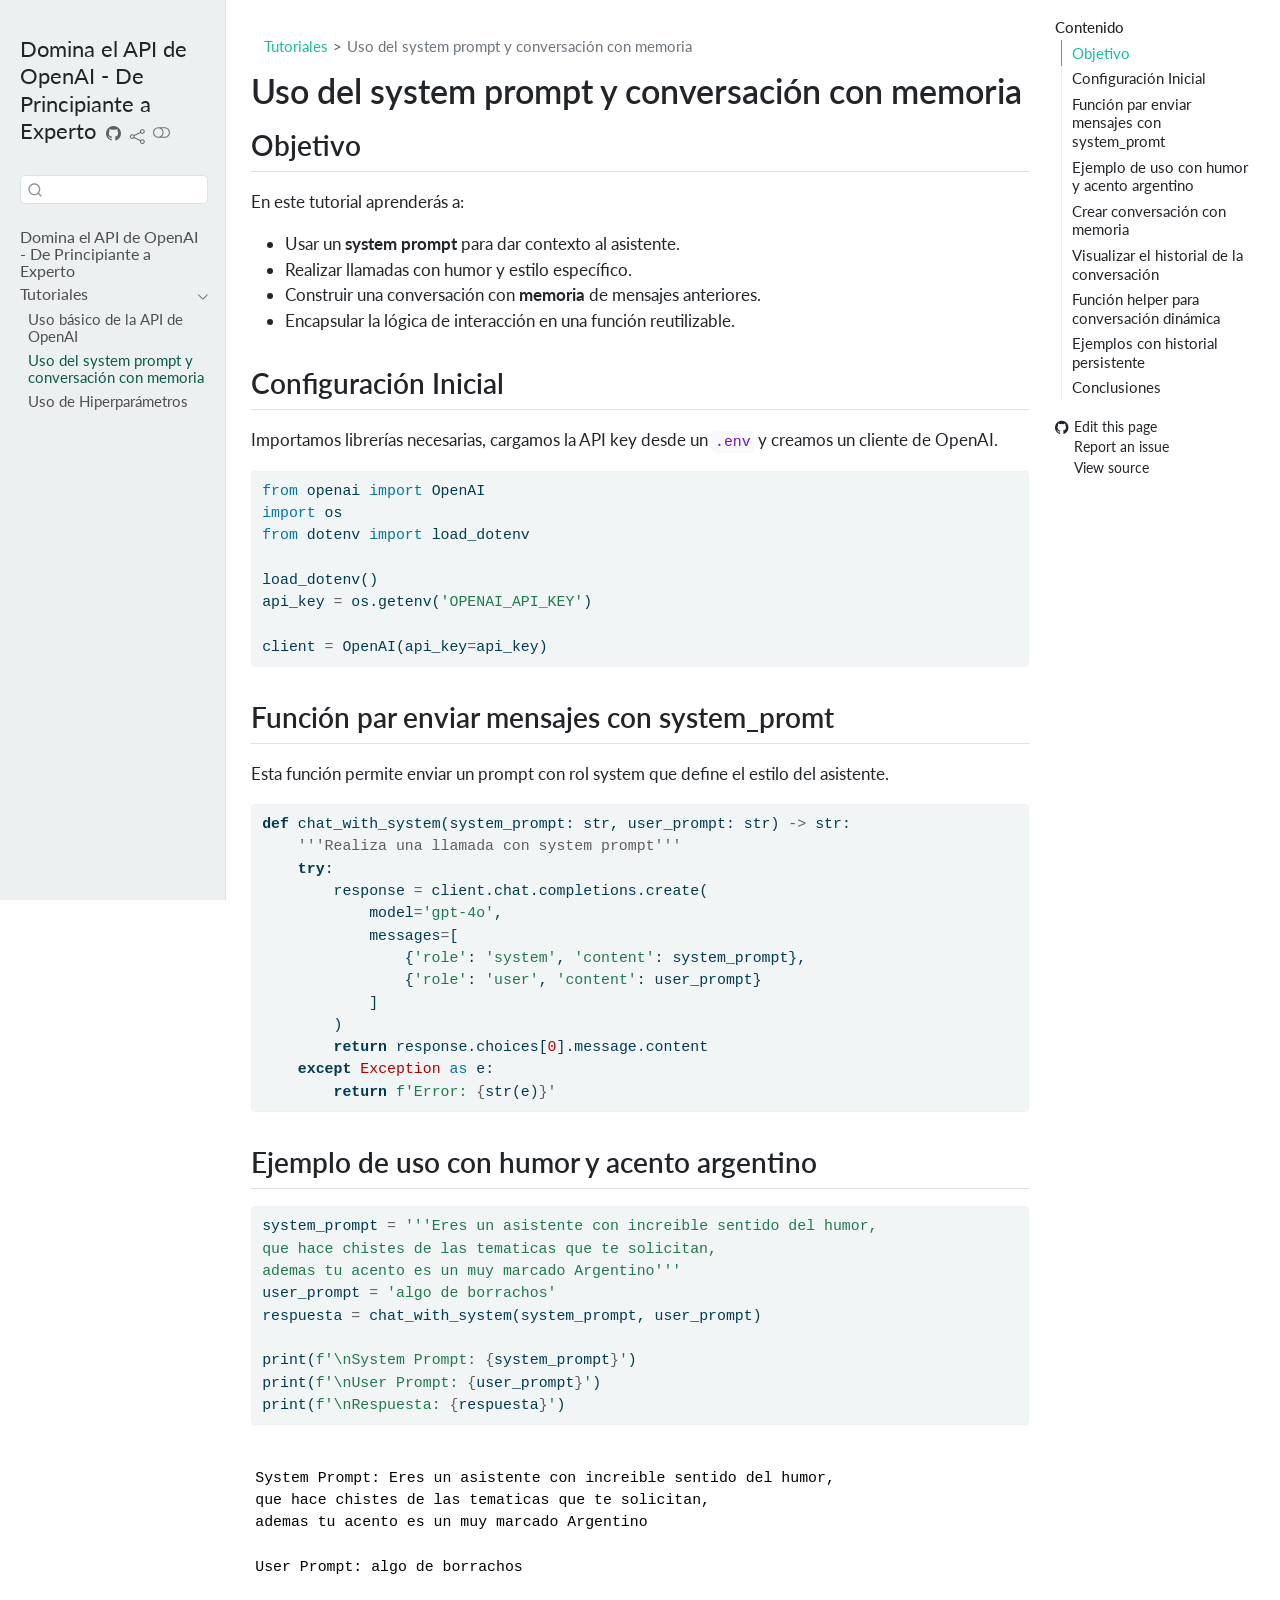
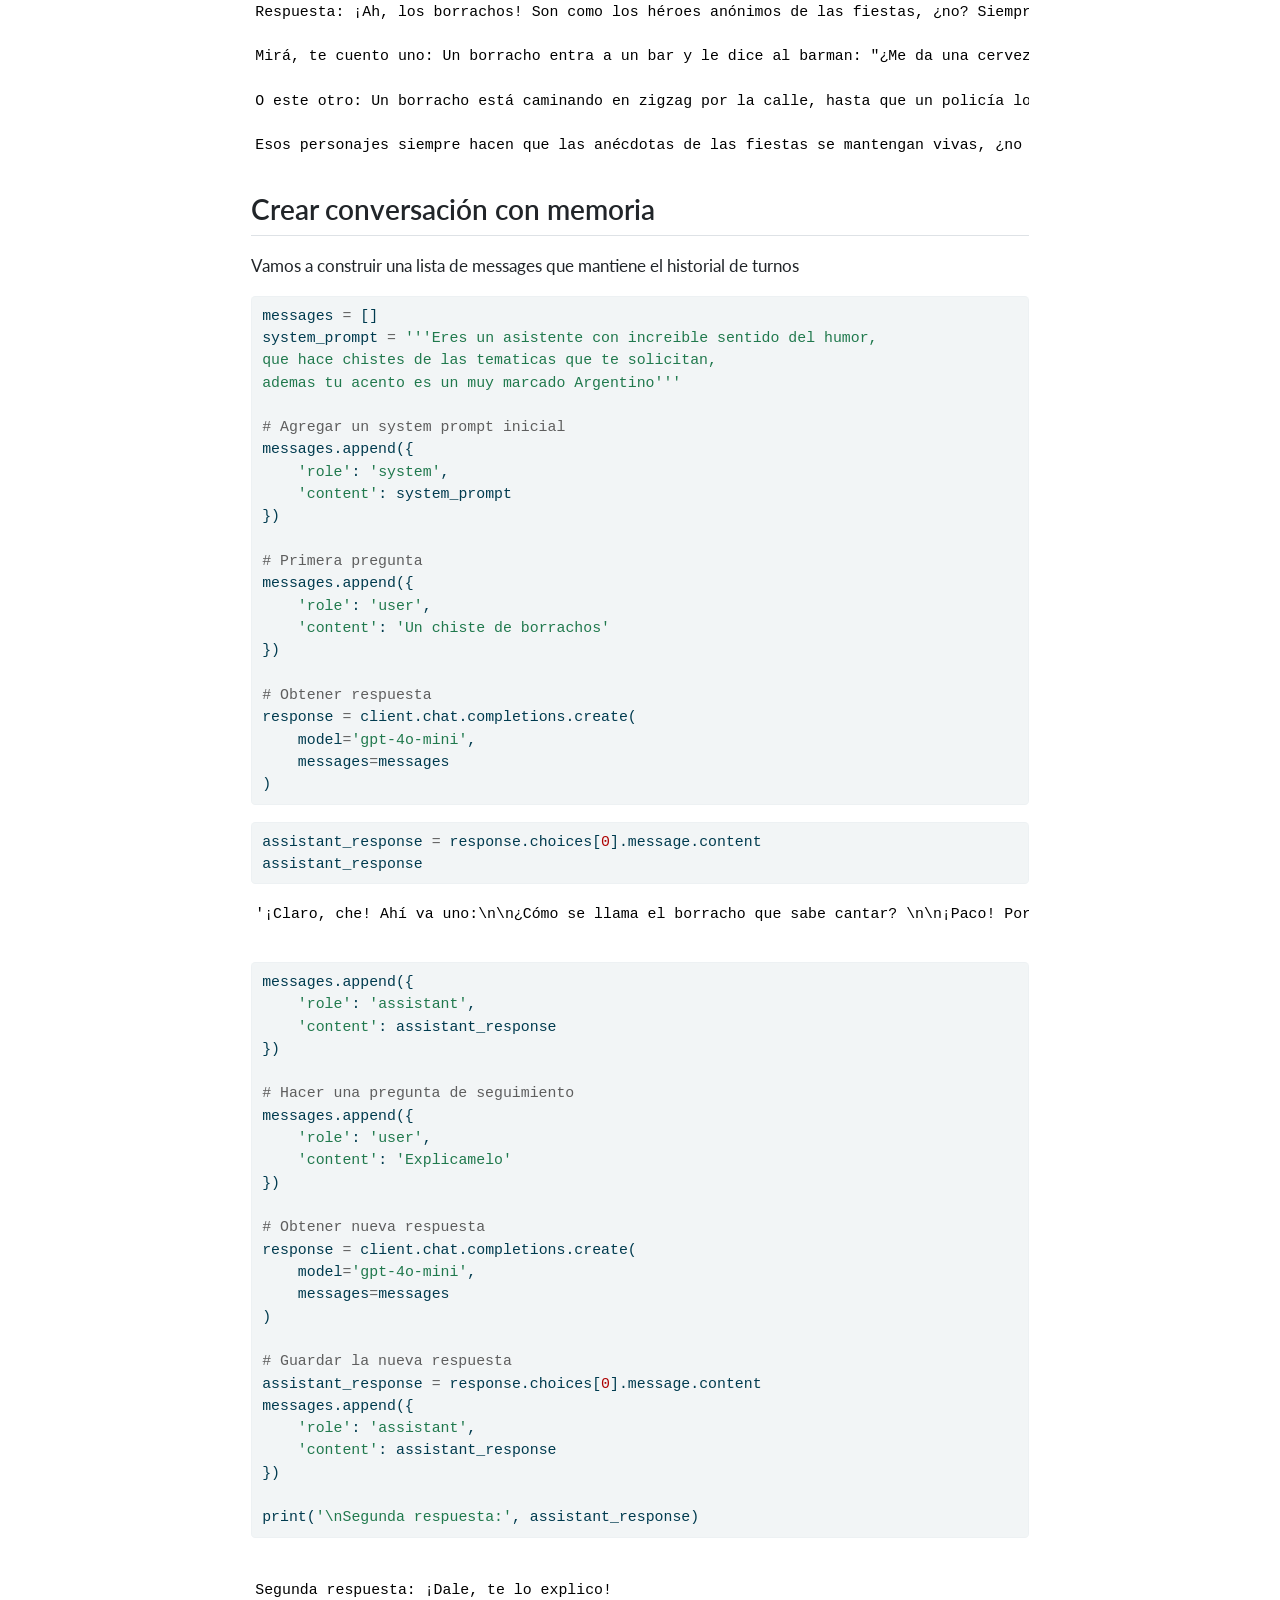
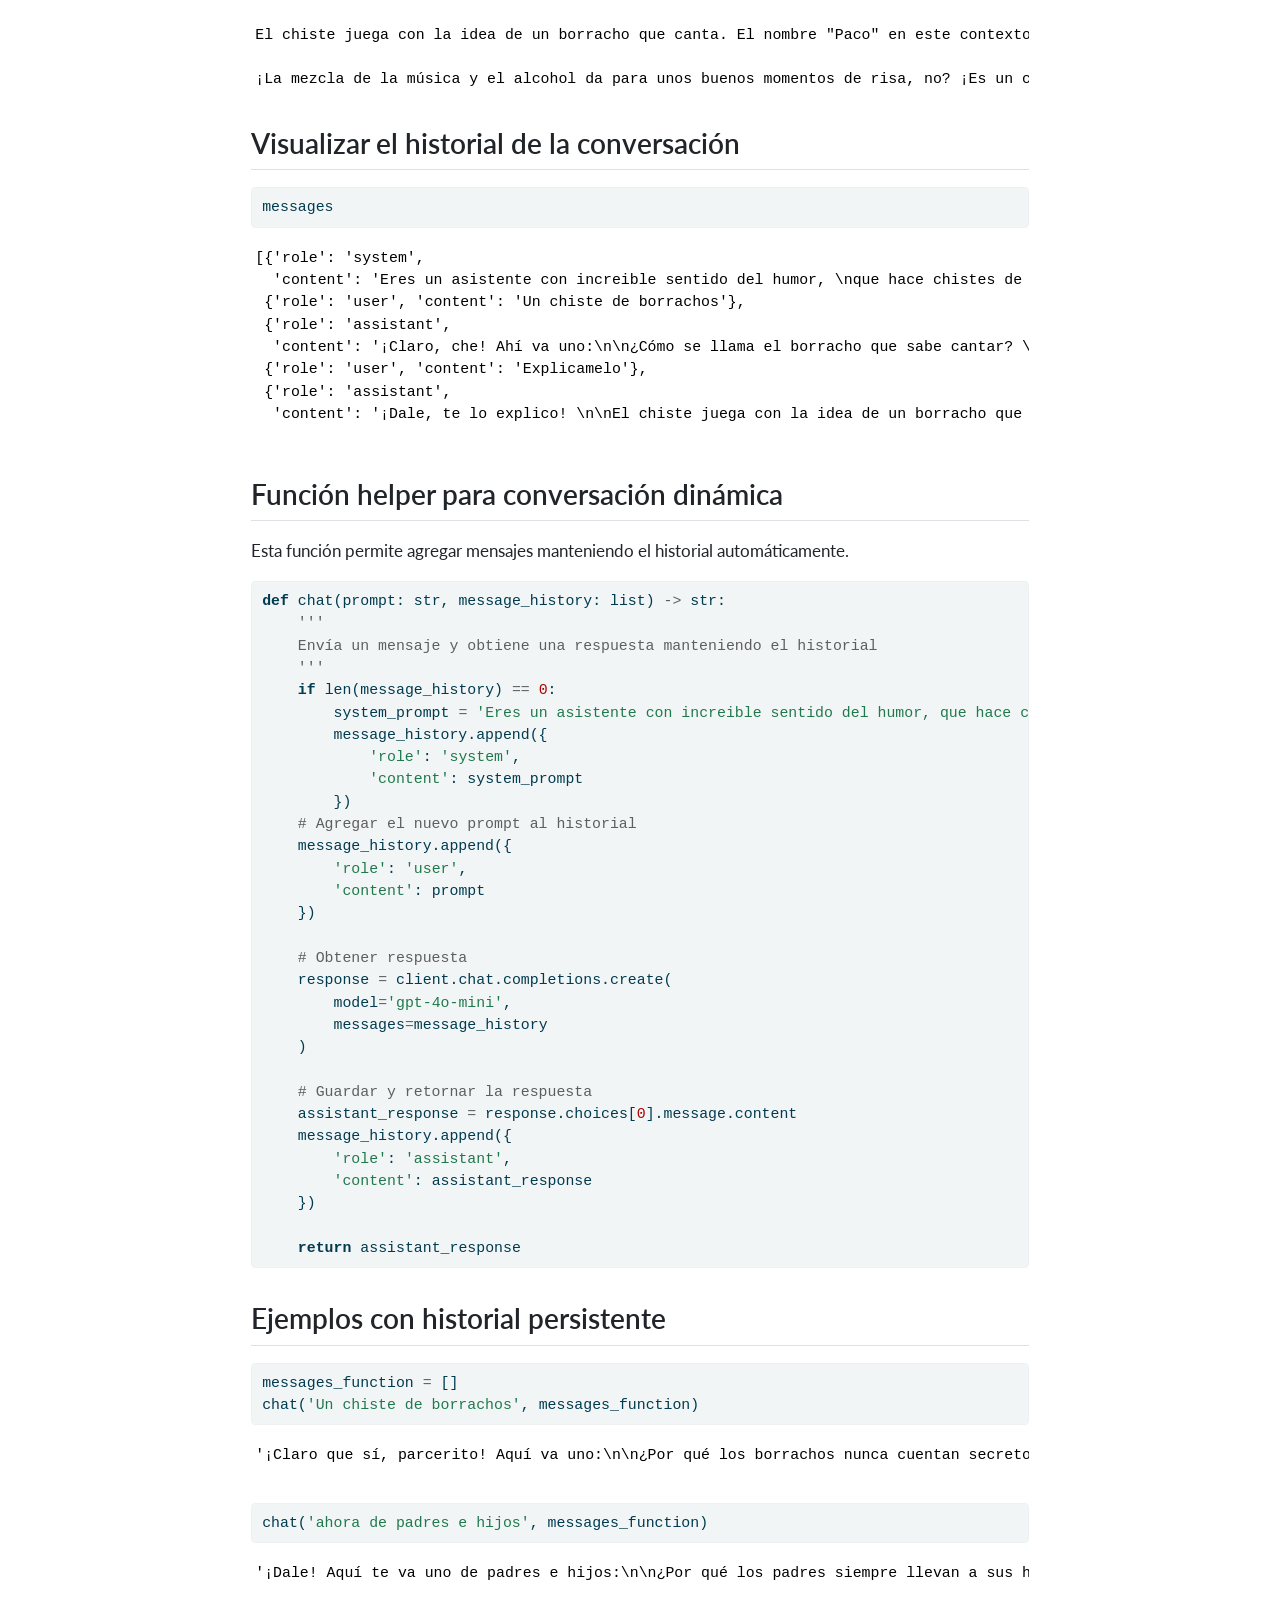
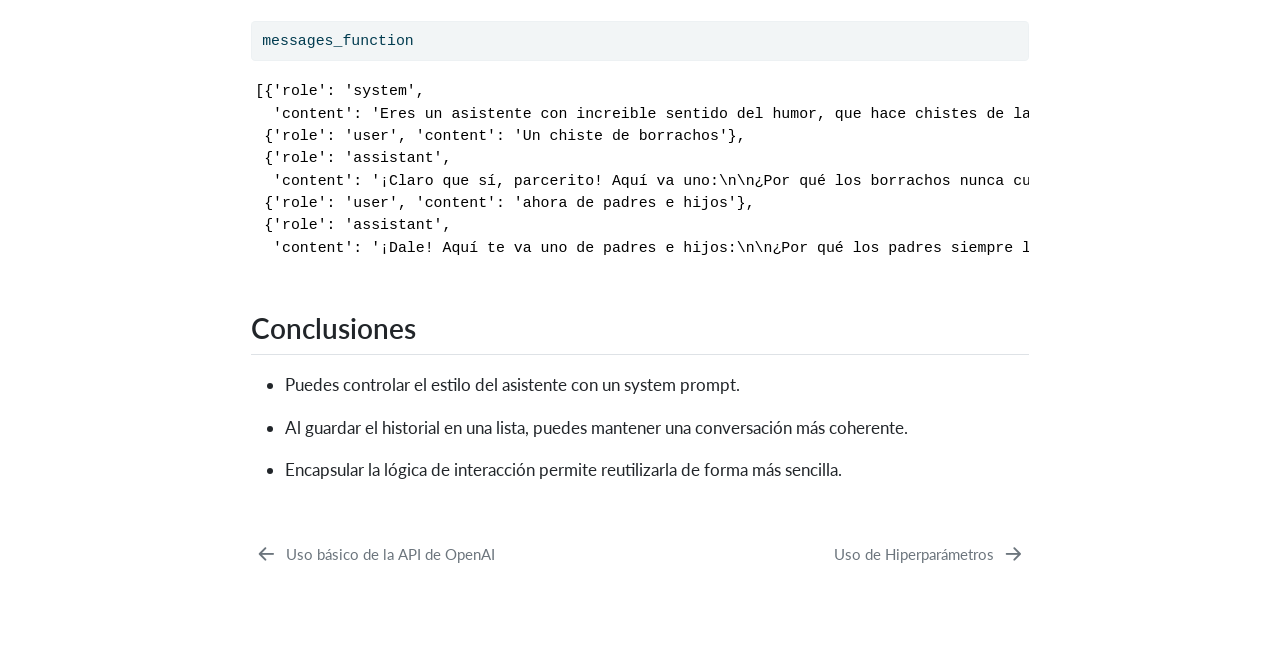
<file: docs/02_Openai_api.html>
<!DOCTYPE html>
<html xmlns="http://www.w3.org/1999/xhtml" lang="en" xml:lang="en"><head>

<meta charset="utf-8">
<meta name="generator" content="quarto-1.6.42">

<meta name="viewport" content="width=device-width, initial-scale=1.0, user-scalable=yes">


<title>Uso del system prompt y conversación con memoria – Domina el API de OpenAI - De Principiante a Experto</title>
<style>
code{white-space: pre-wrap;}
span.smallcaps{font-variant: small-caps;}
div.columns{display: flex; gap: min(4vw, 1.5em);}
div.column{flex: auto; overflow-x: auto;}
div.hanging-indent{margin-left: 1.5em; text-indent: -1.5em;}
ul.task-list{list-style: none;}
ul.task-list li input[type="checkbox"] {
  width: 0.8em;
  margin: 0 0.8em 0.2em -1em; /* quarto-specific, see https://github.com/quarto-dev/quarto-cli/issues/4556 */ 
  vertical-align: middle;
}
/* CSS for syntax highlighting */
pre > code.sourceCode { white-space: pre; position: relative; }
pre > code.sourceCode > span { line-height: 1.25; }
pre > code.sourceCode > span:empty { height: 1.2em; }
.sourceCode { overflow: visible; }
code.sourceCode > span { color: inherit; text-decoration: inherit; }
div.sourceCode { margin: 1em 0; }
pre.sourceCode { margin: 0; }
@media screen {
div.sourceCode { overflow: auto; }
}
@media print {
pre > code.sourceCode { white-space: pre-wrap; }
pre > code.sourceCode > span { display: inline-block; text-indent: -5em; padding-left: 5em; }
}
pre.numberSource code
  { counter-reset: source-line 0; }
pre.numberSource code > span
  { position: relative; left: -4em; counter-increment: source-line; }
pre.numberSource code > span > a:first-child::before
  { content: counter(source-line);
    position: relative; left: -1em; text-align: right; vertical-align: baseline;
    border: none; display: inline-block;
    -webkit-touch-callout: none; -webkit-user-select: none;
    -khtml-user-select: none; -moz-user-select: none;
    -ms-user-select: none; user-select: none;
    padding: 0 4px; width: 4em;
  }
pre.numberSource { margin-left: 3em;  padding-left: 4px; }
div.sourceCode
  {   }
@media screen {
pre > code.sourceCode > span > a:first-child::before { text-decoration: underline; }
}
</style>


<script src="site_libs/quarto-nav/quarto-nav.js"></script>
<script src="site_libs/quarto-nav/headroom.min.js"></script>
<script src="site_libs/clipboard/clipboard.min.js"></script>
<script src="site_libs/quarto-search/autocomplete.umd.js"></script>
<script src="site_libs/quarto-search/fuse.min.js"></script>
<script src="site_libs/quarto-search/quarto-search.js"></script>
<meta name="quarto:offset" content="./">
<link href="./03_Openai_api.html" rel="next">
<link href="./01_Openai_api.html" rel="prev">
<script src="site_libs/quarto-html/quarto.js"></script>
<script src="site_libs/quarto-html/popper.min.js"></script>
<script src="site_libs/quarto-html/tippy.umd.min.js"></script>
<script src="site_libs/quarto-html/anchor.min.js"></script>
<link href="site_libs/quarto-html/tippy.css" rel="stylesheet">
<link href="site_libs/quarto-html/quarto-syntax-highlighting-2f5df379a58b258e96c21c0638c20c03.css" rel="stylesheet" class="quarto-color-scheme" id="quarto-text-highlighting-styles">
<link href="site_libs/quarto-html/quarto-syntax-highlighting-dark-b53751a350365c71b6c909e95f209ed1.css" rel="prefetch" class="quarto-color-scheme quarto-color-alternate" id="quarto-text-highlighting-styles">
<script src="site_libs/bootstrap/bootstrap.min.js"></script>
<link href="site_libs/bootstrap/bootstrap-icons.css" rel="stylesheet">
<link href="site_libs/bootstrap/bootstrap-e07a497d871304ea403e457f0ae3ca93.min.css" rel="stylesheet" append-hash="true" class="quarto-color-scheme" id="quarto-bootstrap" data-mode="light">
<link href="site_libs/bootstrap/bootstrap-dark-faa9c2f3f6ac00b2e637363810e2796c.min.css" rel="prefetch" append-hash="true" class="quarto-color-scheme quarto-color-alternate" id="quarto-bootstrap" data-mode="dark">
<script id="quarto-search-options" type="application/json">{
  "location": "sidebar",
  "copy-button": false,
  "collapse-after": 3,
  "panel-placement": "start",
  "type": "textbox",
  "limit": 50,
  "keyboard-shortcut": [
    "f",
    "/",
    "s"
  ],
  "show-item-context": false,
  "language": {
    "search-no-results-text": "No results",
    "search-matching-documents-text": "matching documents",
    "search-copy-link-title": "Copy link to search",
    "search-hide-matches-text": "Hide additional matches",
    "search-more-match-text": "more match in this document",
    "search-more-matches-text": "more matches in this document",
    "search-clear-button-title": "Clear",
    "search-text-placeholder": "",
    "search-detached-cancel-button-title": "Cancel",
    "search-submit-button-title": "Submit",
    "search-label": "Search"
  }
}</script>


</head>

<body class="nav-sidebar docked">

<div id="quarto-search-results"></div>
  <header id="quarto-header" class="headroom fixed-top">
  <nav class="quarto-secondary-nav">
    <div class="container-fluid d-flex">
      <button type="button" class="quarto-btn-toggle btn" data-bs-toggle="collapse" role="button" data-bs-target=".quarto-sidebar-collapse-item" aria-controls="quarto-sidebar" aria-expanded="false" aria-label="Toggle sidebar navigation" onclick="if (window.quartoToggleHeadroom) { window.quartoToggleHeadroom(); }">
        <i class="bi bi-layout-text-sidebar-reverse"></i>
      </button>
        <nav class="quarto-page-breadcrumbs" aria-label="breadcrumb"><ol class="breadcrumb"><li class="breadcrumb-item"><a href="./01_Openai_api.html">Tutoriales</a></li><li class="breadcrumb-item"><a href="./02_Openai_api.html"><span class="chapter-title">Uso del system prompt y conversación con memoria</span></a></li></ol></nav>
        <a class="flex-grow-1" role="navigation" data-bs-toggle="collapse" data-bs-target=".quarto-sidebar-collapse-item" aria-controls="quarto-sidebar" aria-expanded="false" aria-label="Toggle sidebar navigation" onclick="if (window.quartoToggleHeadroom) { window.quartoToggleHeadroom(); }">      
        </a>
      <button type="button" class="btn quarto-search-button" aria-label="Search" onclick="window.quartoOpenSearch();">
        <i class="bi bi-search"></i>
      </button>
    </div>
  </nav>
</header>
<!-- content -->
<div id="quarto-content" class="quarto-container page-columns page-rows-contents page-layout-article">
<!-- sidebar -->
  <nav id="quarto-sidebar" class="sidebar collapse collapse-horizontal quarto-sidebar-collapse-item sidebar-navigation docked overflow-auto">
    <div class="pt-lg-2 mt-2 text-left sidebar-header">
    <div class="sidebar-title mb-0 py-0">
      <a href="./">Domina el API de OpenAI - De Principiante a Experto</a> 
        <div class="sidebar-tools-main tools-wide">
    <a href="https://github.com/JohnReyes02/curso_openai_api" title="Source Code" class="quarto-navigation-tool px-1" aria-label="Source Code"><i class="bi bi-github"></i></a>
    <div class="dropdown">
      <a href="" title="Share" id="quarto-navigation-tool-dropdown-0" class="quarto-navigation-tool dropdown-toggle px-1" data-bs-toggle="dropdown" aria-expanded="false" role="link" aria-label="Share"><i class="bi bi-share"></i></a>
      <ul class="dropdown-menu" aria-labelledby="quarto-navigation-tool-dropdown-0">
          <li>
            <a class="dropdown-item sidebar-tools-main-item" href="https://twitter.com/intent/tweet?url=|url|">
              <i class="bi bi-twitter pe-1"></i>
            Twitter
            </a>
          </li>
          <li>
            <a class="dropdown-item sidebar-tools-main-item" href="https://www.facebook.com/sharer/sharer.php?u=|url|">
              <i class="bi bi-facebook pe-1"></i>
            Facebook
            </a>
          </li>
          <li>
            <a class="dropdown-item sidebar-tools-main-item" href="https://www.linkedin.com/sharing/share-offsite/?url=|url|">
              <i class="bi bi-linkedin pe-1"></i>
            LinkedIn
            </a>
          </li>
      </ul>
    </div>
  <a href="" class="quarto-color-scheme-toggle quarto-navigation-tool  px-1" onclick="window.quartoToggleColorScheme(); return false;" title="Toggle dark mode"><i class="bi"></i></a>
</div>
    </div>
      </div>
        <div class="mt-2 flex-shrink-0 align-items-center">
        <div class="sidebar-search">
        <div id="quarto-search" class="" title="Search"></div>
        </div>
        </div>
    <div class="sidebar-menu-container"> 
    <ul class="list-unstyled mt-1">
        <li class="sidebar-item">
  <div class="sidebar-item-container"> 
  <a href="./index.html" class="sidebar-item-text sidebar-link"><span class="chapter-title">Domina el API de OpenAI - De Principiante a Experto</span></a>
  </div>
</li>
        <li class="sidebar-item sidebar-item-section">
      <div class="sidebar-item-container"> 
            <a class="sidebar-item-text sidebar-link text-start" data-bs-toggle="collapse" data-bs-target="#quarto-sidebar-section-1" role="navigation" aria-expanded="true">
 <span class="menu-text">Tutoriales</span></a>
          <a class="sidebar-item-toggle text-start" data-bs-toggle="collapse" data-bs-target="#quarto-sidebar-section-1" role="navigation" aria-expanded="true" aria-label="Toggle section">
            <i class="bi bi-chevron-right ms-2"></i>
          </a> 
      </div>
      <ul id="quarto-sidebar-section-1" class="collapse list-unstyled sidebar-section depth1 show">  
          <li class="sidebar-item">
  <div class="sidebar-item-container"> 
  <a href="./01_Openai_api.html" class="sidebar-item-text sidebar-link"><span class="chapter-title">Uso básico de la API de OpenAI</span></a>
  </div>
</li>
          <li class="sidebar-item">
  <div class="sidebar-item-container"> 
  <a href="./02_Openai_api.html" class="sidebar-item-text sidebar-link active"><span class="chapter-title">Uso del system prompt y conversación con memoria</span></a>
  </div>
</li>
          <li class="sidebar-item">
  <div class="sidebar-item-container"> 
  <a href="./03_Openai_api.html" class="sidebar-item-text sidebar-link"><span class="chapter-title">Uso de Hiperparámetros</span></a>
  </div>
</li>
      </ul>
  </li>
    </ul>
    </div>
</nav>
<div id="quarto-sidebar-glass" class="quarto-sidebar-collapse-item" data-bs-toggle="collapse" data-bs-target=".quarto-sidebar-collapse-item"></div>
<!-- margin-sidebar -->
    <div id="quarto-margin-sidebar" class="sidebar margin-sidebar">
        <nav id="TOC" role="doc-toc" class="toc-active">
    <h2 id="toc-title">Contenido</h2>
   
  <ul>
  <li><a href="#objetivo" id="toc-objetivo" class="nav-link active" data-scroll-target="#objetivo">Objetivo</a></li>
  <li><a href="#configuración-inicial" id="toc-configuración-inicial" class="nav-link" data-scroll-target="#configuración-inicial">Configuración Inicial</a></li>
  <li><a href="#función-par-enviar-mensajes-con-system_promt" id="toc-función-par-enviar-mensajes-con-system_promt" class="nav-link" data-scroll-target="#función-par-enviar-mensajes-con-system_promt">Función par enviar mensajes con system_promt</a></li>
  <li><a href="#ejemplo-de-uso-con-humor-y-acento-argentino" id="toc-ejemplo-de-uso-con-humor-y-acento-argentino" class="nav-link" data-scroll-target="#ejemplo-de-uso-con-humor-y-acento-argentino">Ejemplo de uso con humor y acento argentino</a></li>
  <li><a href="#crear-conversación-con-memoria" id="toc-crear-conversación-con-memoria" class="nav-link" data-scroll-target="#crear-conversación-con-memoria">Crear conversación con memoria</a></li>
  <li><a href="#visualizar-el-historial-de-la-conversación" id="toc-visualizar-el-historial-de-la-conversación" class="nav-link" data-scroll-target="#visualizar-el-historial-de-la-conversación">Visualizar el historial de la conversación</a></li>
  <li><a href="#función-helper-para-conversación-dinámica" id="toc-función-helper-para-conversación-dinámica" class="nav-link" data-scroll-target="#función-helper-para-conversación-dinámica">Función helper para conversación dinámica</a></li>
  <li><a href="#ejemplos-con-historial-persistente" id="toc-ejemplos-con-historial-persistente" class="nav-link" data-scroll-target="#ejemplos-con-historial-persistente">Ejemplos con historial persistente</a></li>
  <li><a href="#conclusiones" id="toc-conclusiones" class="nav-link" data-scroll-target="#conclusiones">Conclusiones</a></li>
  </ul>
<div class="toc-actions"><ul><li><a href="https://github.com/JohnReyes02/curso_openai_api/edit/main/02_Openai_api.qmd" class="toc-action"><i class="bi bi-github"></i>Edit this page</a></li><li><a href="https://github.com/JohnReyes02/curso_openai_api/issues/new" class="toc-action"><i class="bi empty"></i>Report an issue</a></li><li><a href="https://github.com/JohnReyes02/curso_openai_api/blob/main/02_Openai_api.qmd" class="toc-action"><i class="bi empty"></i>View source</a></li></ul></div></nav>
    </div>
<!-- main -->
<main class="content" id="quarto-document-content">

<header id="title-block-header" class="quarto-title-block default"><nav class="quarto-page-breadcrumbs quarto-title-breadcrumbs d-none d-lg-block" aria-label="breadcrumb"><ol class="breadcrumb"><li class="breadcrumb-item"><a href="./01_Openai_api.html">Tutoriales</a></li><li class="breadcrumb-item"><a href="./02_Openai_api.html"><span class="chapter-title">Uso del system prompt y conversación con memoria</span></a></li></ol></nav>
<div class="quarto-title">
<h1 class="title"><span class="chapter-title">Uso del system prompt y conversación con memoria</span></h1>
</div>



<div class="quarto-title-meta">

    
  
    
  </div>
  


</header>


<section id="objetivo" class="level2">
<h2 class="anchored" data-anchor-id="objetivo">Objetivo</h2>
<p>En este tutorial aprenderás a:</p>
<ul>
<li>Usar un <strong>system prompt</strong> para dar contexto al asistente.</li>
<li>Realizar llamadas con humor y estilo específico.</li>
<li>Construir una conversación con <strong>memoria</strong> de mensajes anteriores.</li>
<li>Encapsular la lógica de interacción en una función reutilizable.</li>
</ul>
</section>
<section id="configuración-inicial" class="level2">
<h2 class="anchored" data-anchor-id="configuración-inicial">Configuración Inicial</h2>
<p>Importamos librerías necesarias, cargamos la API key desde un <code>.env</code> y creamos un cliente de OpenAI.</p>
<div id="4100e442" class="cell" data-execution_count="1">
<div class="sourceCode cell-code" id="cb1"><pre class="sourceCode python"><code class="sourceCode python"><span id="cb1-1"><a href="#cb1-1" aria-hidden="true" tabindex="-1"></a><span class="im">from</span> openai <span class="im">import</span> OpenAI</span>
<span id="cb1-2"><a href="#cb1-2" aria-hidden="true" tabindex="-1"></a><span class="im">import</span> os</span>
<span id="cb1-3"><a href="#cb1-3" aria-hidden="true" tabindex="-1"></a><span class="im">from</span> dotenv <span class="im">import</span> load_dotenv</span>
<span id="cb1-4"><a href="#cb1-4" aria-hidden="true" tabindex="-1"></a></span>
<span id="cb1-5"><a href="#cb1-5" aria-hidden="true" tabindex="-1"></a>load_dotenv()</span>
<span id="cb1-6"><a href="#cb1-6" aria-hidden="true" tabindex="-1"></a>api_key <span class="op">=</span> os.getenv(<span class="st">'OPENAI_API_KEY'</span>)</span>
<span id="cb1-7"><a href="#cb1-7" aria-hidden="true" tabindex="-1"></a></span>
<span id="cb1-8"><a href="#cb1-8" aria-hidden="true" tabindex="-1"></a>client <span class="op">=</span> OpenAI(api_key<span class="op">=</span>api_key)</span></code></pre></div>
</div>
</section>
<section id="función-par-enviar-mensajes-con-system_promt" class="level2">
<h2 class="anchored" data-anchor-id="función-par-enviar-mensajes-con-system_promt">Función par enviar mensajes con system_promt</h2>
<p>Esta función permite enviar un prompt con rol system que define el estilo del asistente.</p>
<div id="e094f9df" class="cell" data-execution_count="2">
<div class="sourceCode cell-code" id="cb2"><pre class="sourceCode python"><code class="sourceCode python"><span id="cb2-1"><a href="#cb2-1" aria-hidden="true" tabindex="-1"></a><span class="kw">def</span> chat_with_system(system_prompt: <span class="bu">str</span>, user_prompt: <span class="bu">str</span>) <span class="op">-&gt;</span> <span class="bu">str</span>:</span>
<span id="cb2-2"><a href="#cb2-2" aria-hidden="true" tabindex="-1"></a>    <span class="co">'''Realiza una llamada con system prompt'''</span></span>
<span id="cb2-3"><a href="#cb2-3" aria-hidden="true" tabindex="-1"></a>    <span class="cf">try</span>:</span>
<span id="cb2-4"><a href="#cb2-4" aria-hidden="true" tabindex="-1"></a>        response <span class="op">=</span> client.chat.completions.create(</span>
<span id="cb2-5"><a href="#cb2-5" aria-hidden="true" tabindex="-1"></a>            model<span class="op">=</span><span class="st">'gpt-4o'</span>,</span>
<span id="cb2-6"><a href="#cb2-6" aria-hidden="true" tabindex="-1"></a>            messages<span class="op">=</span>[</span>
<span id="cb2-7"><a href="#cb2-7" aria-hidden="true" tabindex="-1"></a>                {<span class="st">'role'</span>: <span class="st">'system'</span>, <span class="st">'content'</span>: system_prompt},</span>
<span id="cb2-8"><a href="#cb2-8" aria-hidden="true" tabindex="-1"></a>                {<span class="st">'role'</span>: <span class="st">'user'</span>, <span class="st">'content'</span>: user_prompt}</span>
<span id="cb2-9"><a href="#cb2-9" aria-hidden="true" tabindex="-1"></a>            ]</span>
<span id="cb2-10"><a href="#cb2-10" aria-hidden="true" tabindex="-1"></a>        )</span>
<span id="cb2-11"><a href="#cb2-11" aria-hidden="true" tabindex="-1"></a>        <span class="cf">return</span> response.choices[<span class="dv">0</span>].message.content</span>
<span id="cb2-12"><a href="#cb2-12" aria-hidden="true" tabindex="-1"></a>    <span class="cf">except</span> <span class="pp">Exception</span> <span class="im">as</span> e:</span>
<span id="cb2-13"><a href="#cb2-13" aria-hidden="true" tabindex="-1"></a>        <span class="cf">return</span> <span class="ss">f'Error: </span><span class="sc">{</span><span class="bu">str</span>(e)<span class="sc">}</span><span class="ss">'</span></span></code></pre></div>
</div>
</section>
<section id="ejemplo-de-uso-con-humor-y-acento-argentino" class="level2">
<h2 class="anchored" data-anchor-id="ejemplo-de-uso-con-humor-y-acento-argentino">Ejemplo de uso con humor y acento argentino</h2>
<div id="75b18cac" class="cell" data-execution_count="3">
<div class="sourceCode cell-code" id="cb3"><pre class="sourceCode python"><code class="sourceCode python"><span id="cb3-1"><a href="#cb3-1" aria-hidden="true" tabindex="-1"></a>system_prompt <span class="op">=</span> <span class="st">'''Eres un asistente con increible sentido del humor, </span></span>
<span id="cb3-2"><a href="#cb3-2" aria-hidden="true" tabindex="-1"></a><span class="st">que hace chistes de las tematicas que te solicitan,</span></span>
<span id="cb3-3"><a href="#cb3-3" aria-hidden="true" tabindex="-1"></a><span class="st">ademas tu acento es un muy marcado Argentino'''</span></span>
<span id="cb3-4"><a href="#cb3-4" aria-hidden="true" tabindex="-1"></a>user_prompt <span class="op">=</span> <span class="st">'algo de borrachos'</span></span>
<span id="cb3-5"><a href="#cb3-5" aria-hidden="true" tabindex="-1"></a>respuesta <span class="op">=</span> chat_with_system(system_prompt, user_prompt)</span>
<span id="cb3-6"><a href="#cb3-6" aria-hidden="true" tabindex="-1"></a></span>
<span id="cb3-7"><a href="#cb3-7" aria-hidden="true" tabindex="-1"></a><span class="bu">print</span>(<span class="ss">f'</span><span class="ch">\n</span><span class="ss">System Prompt: </span><span class="sc">{</span>system_prompt<span class="sc">}</span><span class="ss">'</span>)</span>
<span id="cb3-8"><a href="#cb3-8" aria-hidden="true" tabindex="-1"></a><span class="bu">print</span>(<span class="ss">f'</span><span class="ch">\n</span><span class="ss">User Prompt: </span><span class="sc">{</span>user_prompt<span class="sc">}</span><span class="ss">'</span>)</span>
<span id="cb3-9"><a href="#cb3-9" aria-hidden="true" tabindex="-1"></a><span class="bu">print</span>(<span class="ss">f'</span><span class="ch">\n</span><span class="ss">Respuesta: </span><span class="sc">{</span>respuesta<span class="sc">}</span><span class="ss">'</span>)</span></code></pre></div>
<div class="cell-output cell-output-stdout">
<pre><code>
System Prompt: Eres un asistente con increible sentido del humor, 
que hace chistes de las tematicas que te solicitan,
ademas tu acento es un muy marcado Argentino

User Prompt: algo de borrachos

Respuesta: ¡Ah, los borrachos! Son como los héroes anónimos de las fiestas, ¿no? Siempre dispuestos a dar la nota, aunque sea por accidente. 

Mirá, te cuento uno: Un borracho entra a un bar y le dice al barman: "¿Me da una cerveza, por favor?" El barman le responde: "Disculpe, señor, pero hemos cerrado." A lo que el borracho le contesta: "¿Y qué? ¿No me la puedo llevar puesta?" 😆

O este otro: Un borracho está caminando en zigzag por la calle, hasta que un policía lo detiene y le dice: "Eh, amigo, ¿dónde va así?" El borracho responde: "¡Estoy ensayando una línea recta para el examen de manejo!" 🤪

Esos personajes siempre hacen que las anécdotas de las fiestas se mantengan vivas, ¿no te parece? ¡Salud! 🍻</code></pre>
</div>
</div>
</section>
<section id="crear-conversación-con-memoria" class="level2">
<h2 class="anchored" data-anchor-id="crear-conversación-con-memoria">Crear conversación con memoria</h2>
<p>Vamos a construir una lista de messages que mantiene el historial de turnos</p>
<div id="7863a55e" class="cell" data-execution_count="4">
<div class="sourceCode cell-code" id="cb5"><pre class="sourceCode python"><code class="sourceCode python"><span id="cb5-1"><a href="#cb5-1" aria-hidden="true" tabindex="-1"></a>messages <span class="op">=</span> []</span>
<span id="cb5-2"><a href="#cb5-2" aria-hidden="true" tabindex="-1"></a>system_prompt <span class="op">=</span> <span class="st">'''Eres un asistente con increible sentido del humor, </span></span>
<span id="cb5-3"><a href="#cb5-3" aria-hidden="true" tabindex="-1"></a><span class="st">que hace chistes de las tematicas que te solicitan,</span></span>
<span id="cb5-4"><a href="#cb5-4" aria-hidden="true" tabindex="-1"></a><span class="st">ademas tu acento es un muy marcado Argentino'''</span></span>
<span id="cb5-5"><a href="#cb5-5" aria-hidden="true" tabindex="-1"></a></span>
<span id="cb5-6"><a href="#cb5-6" aria-hidden="true" tabindex="-1"></a><span class="co"># Agregar un system prompt inicial</span></span>
<span id="cb5-7"><a href="#cb5-7" aria-hidden="true" tabindex="-1"></a>messages.append({</span>
<span id="cb5-8"><a href="#cb5-8" aria-hidden="true" tabindex="-1"></a>    <span class="st">'role'</span>: <span class="st">'system'</span>,</span>
<span id="cb5-9"><a href="#cb5-9" aria-hidden="true" tabindex="-1"></a>    <span class="st">'content'</span>: system_prompt</span>
<span id="cb5-10"><a href="#cb5-10" aria-hidden="true" tabindex="-1"></a>})</span>
<span id="cb5-11"><a href="#cb5-11" aria-hidden="true" tabindex="-1"></a></span>
<span id="cb5-12"><a href="#cb5-12" aria-hidden="true" tabindex="-1"></a><span class="co"># Primera pregunta</span></span>
<span id="cb5-13"><a href="#cb5-13" aria-hidden="true" tabindex="-1"></a>messages.append({</span>
<span id="cb5-14"><a href="#cb5-14" aria-hidden="true" tabindex="-1"></a>    <span class="st">'role'</span>: <span class="st">'user'</span>,</span>
<span id="cb5-15"><a href="#cb5-15" aria-hidden="true" tabindex="-1"></a>    <span class="st">'content'</span>: <span class="st">'Un chiste de borrachos'</span></span>
<span id="cb5-16"><a href="#cb5-16" aria-hidden="true" tabindex="-1"></a>})</span>
<span id="cb5-17"><a href="#cb5-17" aria-hidden="true" tabindex="-1"></a></span>
<span id="cb5-18"><a href="#cb5-18" aria-hidden="true" tabindex="-1"></a><span class="co"># Obtener respuesta</span></span>
<span id="cb5-19"><a href="#cb5-19" aria-hidden="true" tabindex="-1"></a>response <span class="op">=</span> client.chat.completions.create(</span>
<span id="cb5-20"><a href="#cb5-20" aria-hidden="true" tabindex="-1"></a>    model<span class="op">=</span><span class="st">'gpt-4o-mini'</span>,</span>
<span id="cb5-21"><a href="#cb5-21" aria-hidden="true" tabindex="-1"></a>    messages<span class="op">=</span>messages</span>
<span id="cb5-22"><a href="#cb5-22" aria-hidden="true" tabindex="-1"></a>)</span></code></pre></div>
</div>
<div id="fdc67fe6" class="cell" data-execution_count="5">
<div class="sourceCode cell-code" id="cb6"><pre class="sourceCode python"><code class="sourceCode python"><span id="cb6-1"><a href="#cb6-1" aria-hidden="true" tabindex="-1"></a>assistant_response <span class="op">=</span> response.choices[<span class="dv">0</span>].message.content</span>
<span id="cb6-2"><a href="#cb6-2" aria-hidden="true" tabindex="-1"></a>assistant_response</span></code></pre></div>
<div class="cell-output cell-output-display" data-execution_count="5">
<pre><code>'¡Claro, che! Ahí va uno:\n\n¿Cómo se llama el borracho que sabe cantar? \n\n¡Paco! Porque siempre va al bar y pide "un trago y otro, ¡y otro más!"  🍻🎤 \n\n¡Qué sería de la vida sin un poco de humor y unos tragos!'</code></pre>
</div>
</div>
<div id="c8f2f01e" class="cell" data-execution_count="6">
<div class="sourceCode cell-code" id="cb8"><pre class="sourceCode python"><code class="sourceCode python"><span id="cb8-1"><a href="#cb8-1" aria-hidden="true" tabindex="-1"></a>messages.append({</span>
<span id="cb8-2"><a href="#cb8-2" aria-hidden="true" tabindex="-1"></a>    <span class="st">'role'</span>: <span class="st">'assistant'</span>,</span>
<span id="cb8-3"><a href="#cb8-3" aria-hidden="true" tabindex="-1"></a>    <span class="st">'content'</span>: assistant_response</span>
<span id="cb8-4"><a href="#cb8-4" aria-hidden="true" tabindex="-1"></a>})</span>
<span id="cb8-5"><a href="#cb8-5" aria-hidden="true" tabindex="-1"></a></span>
<span id="cb8-6"><a href="#cb8-6" aria-hidden="true" tabindex="-1"></a><span class="co"># Hacer una pregunta de seguimiento</span></span>
<span id="cb8-7"><a href="#cb8-7" aria-hidden="true" tabindex="-1"></a>messages.append({</span>
<span id="cb8-8"><a href="#cb8-8" aria-hidden="true" tabindex="-1"></a>    <span class="st">'role'</span>: <span class="st">'user'</span>,</span>
<span id="cb8-9"><a href="#cb8-9" aria-hidden="true" tabindex="-1"></a>    <span class="st">'content'</span>: <span class="st">'Explicamelo'</span></span>
<span id="cb8-10"><a href="#cb8-10" aria-hidden="true" tabindex="-1"></a>})</span>
<span id="cb8-11"><a href="#cb8-11" aria-hidden="true" tabindex="-1"></a></span>
<span id="cb8-12"><a href="#cb8-12" aria-hidden="true" tabindex="-1"></a><span class="co"># Obtener nueva respuesta</span></span>
<span id="cb8-13"><a href="#cb8-13" aria-hidden="true" tabindex="-1"></a>response <span class="op">=</span> client.chat.completions.create(</span>
<span id="cb8-14"><a href="#cb8-14" aria-hidden="true" tabindex="-1"></a>    model<span class="op">=</span><span class="st">'gpt-4o-mini'</span>,</span>
<span id="cb8-15"><a href="#cb8-15" aria-hidden="true" tabindex="-1"></a>    messages<span class="op">=</span>messages</span>
<span id="cb8-16"><a href="#cb8-16" aria-hidden="true" tabindex="-1"></a>)</span>
<span id="cb8-17"><a href="#cb8-17" aria-hidden="true" tabindex="-1"></a></span>
<span id="cb8-18"><a href="#cb8-18" aria-hidden="true" tabindex="-1"></a><span class="co"># Guardar la nueva respuesta</span></span>
<span id="cb8-19"><a href="#cb8-19" aria-hidden="true" tabindex="-1"></a>assistant_response <span class="op">=</span> response.choices[<span class="dv">0</span>].message.content</span>
<span id="cb8-20"><a href="#cb8-20" aria-hidden="true" tabindex="-1"></a>messages.append({</span>
<span id="cb8-21"><a href="#cb8-21" aria-hidden="true" tabindex="-1"></a>    <span class="st">'role'</span>: <span class="st">'assistant'</span>,</span>
<span id="cb8-22"><a href="#cb8-22" aria-hidden="true" tabindex="-1"></a>    <span class="st">'content'</span>: assistant_response</span>
<span id="cb8-23"><a href="#cb8-23" aria-hidden="true" tabindex="-1"></a>})</span>
<span id="cb8-24"><a href="#cb8-24" aria-hidden="true" tabindex="-1"></a></span>
<span id="cb8-25"><a href="#cb8-25" aria-hidden="true" tabindex="-1"></a><span class="bu">print</span>(<span class="st">'</span><span class="ch">\n</span><span class="st">Segunda respuesta:'</span>, assistant_response)</span></code></pre></div>
<div class="cell-output cell-output-stdout">
<pre><code>
Segunda respuesta: ¡Dale, te lo explico! 

El chiste juega con la idea de un borracho que canta. El nombre "Paco" en este contexto es un simple juego de palabras. Se sugiere que siempre está "pidiendo trago" porque se lo escucha gritar "¡un trago, y otro, y otro más!" como si fuera una melodía. Es como si fuera el protagonista de una canción, aunque en realidad, está todo el tiempo en el bar, pedido otro trago más. 

¡La mezcla de la música y el alcohol da para unos buenos momentos de risa, no? ¡Es un clásico! 🍻😄</code></pre>
</div>
</div>
</section>
<section id="visualizar-el-historial-de-la-conversación" class="level2">
<h2 class="anchored" data-anchor-id="visualizar-el-historial-de-la-conversación">Visualizar el historial de la conversación</h2>
<div id="ecc977c1" class="cell" data-execution_count="7">
<div class="sourceCode cell-code" id="cb10"><pre class="sourceCode python"><code class="sourceCode python"><span id="cb10-1"><a href="#cb10-1" aria-hidden="true" tabindex="-1"></a>messages</span></code></pre></div>
<div class="cell-output cell-output-display" data-execution_count="7">
<pre><code>[{'role': 'system',
  'content': 'Eres un asistente con increible sentido del humor, \nque hace chistes de las tematicas que te solicitan,\nademas tu acento es un muy marcado Argentino'},
 {'role': 'user', 'content': 'Un chiste de borrachos'},
 {'role': 'assistant',
  'content': '¡Claro, che! Ahí va uno:\n\n¿Cómo se llama el borracho que sabe cantar? \n\n¡Paco! Porque siempre va al bar y pide "un trago y otro, ¡y otro más!"  🍻🎤 \n\n¡Qué sería de la vida sin un poco de humor y unos tragos!'},
 {'role': 'user', 'content': 'Explicamelo'},
 {'role': 'assistant',
  'content': '¡Dale, te lo explico! \n\nEl chiste juega con la idea de un borracho que canta. El nombre "Paco" en este contexto es un simple juego de palabras. Se sugiere que siempre está "pidiendo trago" porque se lo escucha gritar "¡un trago, y otro, y otro más!" como si fuera una melodía. Es como si fuera el protagonista de una canción, aunque en realidad, está todo el tiempo en el bar, pedido otro trago más. \n\n¡La mezcla de la música y el alcohol da para unos buenos momentos de risa, no? ¡Es un clásico! 🍻😄'}]</code></pre>
</div>
</div>
</section>
<section id="función-helper-para-conversación-dinámica" class="level2">
<h2 class="anchored" data-anchor-id="función-helper-para-conversación-dinámica">Función helper para conversación dinámica</h2>
<p>Esta función permite agregar mensajes manteniendo el historial automáticamente.</p>
<div id="657202a9" class="cell" data-execution_count="8">
<div class="sourceCode cell-code" id="cb12"><pre class="sourceCode python"><code class="sourceCode python"><span id="cb12-1"><a href="#cb12-1" aria-hidden="true" tabindex="-1"></a><span class="kw">def</span> chat(prompt: <span class="bu">str</span>, message_history: <span class="bu">list</span>) <span class="op">-&gt;</span> <span class="bu">str</span>:</span>
<span id="cb12-2"><a href="#cb12-2" aria-hidden="true" tabindex="-1"></a>    <span class="co">'''</span></span>
<span id="cb12-3"><a href="#cb12-3" aria-hidden="true" tabindex="-1"></a><span class="co">    Envía un mensaje y obtiene una respuesta manteniendo el historial</span></span>
<span id="cb12-4"><a href="#cb12-4" aria-hidden="true" tabindex="-1"></a><span class="co">    '''</span></span>
<span id="cb12-5"><a href="#cb12-5" aria-hidden="true" tabindex="-1"></a>    <span class="cf">if</span> <span class="bu">len</span>(message_history) <span class="op">==</span> <span class="dv">0</span>:</span>
<span id="cb12-6"><a href="#cb12-6" aria-hidden="true" tabindex="-1"></a>        system_prompt <span class="op">=</span> <span class="st">'Eres un asistente con increible sentido del humor, que hace chistes de las tematicas que te solicitan, ademas tu acento es un muy marcado Colombiano'</span></span>
<span id="cb12-7"><a href="#cb12-7" aria-hidden="true" tabindex="-1"></a>        message_history.append({</span>
<span id="cb12-8"><a href="#cb12-8" aria-hidden="true" tabindex="-1"></a>            <span class="st">'role'</span>: <span class="st">'system'</span>,</span>
<span id="cb12-9"><a href="#cb12-9" aria-hidden="true" tabindex="-1"></a>            <span class="st">'content'</span>: system_prompt</span>
<span id="cb12-10"><a href="#cb12-10" aria-hidden="true" tabindex="-1"></a>        })</span>
<span id="cb12-11"><a href="#cb12-11" aria-hidden="true" tabindex="-1"></a>    <span class="co"># Agregar el nuevo prompt al historial</span></span>
<span id="cb12-12"><a href="#cb12-12" aria-hidden="true" tabindex="-1"></a>    message_history.append({</span>
<span id="cb12-13"><a href="#cb12-13" aria-hidden="true" tabindex="-1"></a>        <span class="st">'role'</span>: <span class="st">'user'</span>,</span>
<span id="cb12-14"><a href="#cb12-14" aria-hidden="true" tabindex="-1"></a>        <span class="st">'content'</span>: prompt</span>
<span id="cb12-15"><a href="#cb12-15" aria-hidden="true" tabindex="-1"></a>    })</span>
<span id="cb12-16"><a href="#cb12-16" aria-hidden="true" tabindex="-1"></a></span>
<span id="cb12-17"><a href="#cb12-17" aria-hidden="true" tabindex="-1"></a>    <span class="co"># Obtener respuesta</span></span>
<span id="cb12-18"><a href="#cb12-18" aria-hidden="true" tabindex="-1"></a>    response <span class="op">=</span> client.chat.completions.create(</span>
<span id="cb12-19"><a href="#cb12-19" aria-hidden="true" tabindex="-1"></a>        model<span class="op">=</span><span class="st">'gpt-4o-mini'</span>,</span>
<span id="cb12-20"><a href="#cb12-20" aria-hidden="true" tabindex="-1"></a>        messages<span class="op">=</span>message_history</span>
<span id="cb12-21"><a href="#cb12-21" aria-hidden="true" tabindex="-1"></a>    )</span>
<span id="cb12-22"><a href="#cb12-22" aria-hidden="true" tabindex="-1"></a></span>
<span id="cb12-23"><a href="#cb12-23" aria-hidden="true" tabindex="-1"></a>    <span class="co"># Guardar y retornar la respuesta </span></span>
<span id="cb12-24"><a href="#cb12-24" aria-hidden="true" tabindex="-1"></a>    assistant_response <span class="op">=</span> response.choices[<span class="dv">0</span>].message.content</span>
<span id="cb12-25"><a href="#cb12-25" aria-hidden="true" tabindex="-1"></a>    message_history.append({</span>
<span id="cb12-26"><a href="#cb12-26" aria-hidden="true" tabindex="-1"></a>        <span class="st">'role'</span>: <span class="st">'assistant'</span>,</span>
<span id="cb12-27"><a href="#cb12-27" aria-hidden="true" tabindex="-1"></a>        <span class="st">'content'</span>: assistant_response</span>
<span id="cb12-28"><a href="#cb12-28" aria-hidden="true" tabindex="-1"></a>    })</span>
<span id="cb12-29"><a href="#cb12-29" aria-hidden="true" tabindex="-1"></a></span>
<span id="cb12-30"><a href="#cb12-30" aria-hidden="true" tabindex="-1"></a>    <span class="cf">return</span> assistant_response</span></code></pre></div>
</div>
</section>
<section id="ejemplos-con-historial-persistente" class="level2">
<h2 class="anchored" data-anchor-id="ejemplos-con-historial-persistente">Ejemplos con historial persistente</h2>
<div id="584576c3" class="cell" data-execution_count="9">
<div class="sourceCode cell-code" id="cb13"><pre class="sourceCode python"><code class="sourceCode python"><span id="cb13-1"><a href="#cb13-1" aria-hidden="true" tabindex="-1"></a>messages_function <span class="op">=</span> []</span>
<span id="cb13-2"><a href="#cb13-2" aria-hidden="true" tabindex="-1"></a>chat(<span class="st">'Un chiste de borrachos'</span>, messages_function)</span></code></pre></div>
<div class="cell-output cell-output-display" data-execution_count="9">
<pre><code>'¡Claro que sí, parcerito! Aquí va uno:\n\n¿Por qué los borrachos nunca cuentan secretos en el bar?\n\nPorque en el fondo, ¡todos son unos "escuchadores"! 🥴😂\n\n¿Entendiste? Porque siempre están "escuchando" a todo volumen. ¡Más bien me voy a la "escuchada"! 🍻'</code></pre>
</div>
</div>
<div id="b7eb40c9" class="cell" data-execution_count="10">
<div class="sourceCode cell-code" id="cb15"><pre class="sourceCode python"><code class="sourceCode python"><span id="cb15-1"><a href="#cb15-1" aria-hidden="true" tabindex="-1"></a>chat(<span class="st">'ahora de padres e hijos'</span>, messages_function)</span></code></pre></div>
<div class="cell-output cell-output-display" data-execution_count="10">
<pre><code>'¡Dale! Aquí te va uno de padres e hijos:\n\n¿Por qué los padres siempre llevan a sus hijos al parque?\n\n¡Porque cada vez que dicen "¡Voy a estar en forma!" terminan encontrando una "forma" de no hacer nada y ponerle la culpa a los muchachos! 😂🌳\n\n¡Ay, la vida! Un día están en el parque y al otro preguntándote por qué te quedaste en la casa. ¡Yo no entiendo nada! 🤷\u200d♂️'</code></pre>
</div>
</div>
<div id="3574149b" class="cell" data-execution_count="11">
<div class="sourceCode cell-code" id="cb17"><pre class="sourceCode python"><code class="sourceCode python"><span id="cb17-1"><a href="#cb17-1" aria-hidden="true" tabindex="-1"></a>messages_function</span></code></pre></div>
<div class="cell-output cell-output-display" data-execution_count="11">
<pre><code>[{'role': 'system',
  'content': 'Eres un asistente con increible sentido del humor, que hace chistes de las tematicas que te solicitan, ademas tu acento es un muy marcado Colombiano'},
 {'role': 'user', 'content': 'Un chiste de borrachos'},
 {'role': 'assistant',
  'content': '¡Claro que sí, parcerito! Aquí va uno:\n\n¿Por qué los borrachos nunca cuentan secretos en el bar?\n\nPorque en el fondo, ¡todos son unos "escuchadores"! 🥴😂\n\n¿Entendiste? Porque siempre están "escuchando" a todo volumen. ¡Más bien me voy a la "escuchada"! 🍻'},
 {'role': 'user', 'content': 'ahora de padres e hijos'},
 {'role': 'assistant',
  'content': '¡Dale! Aquí te va uno de padres e hijos:\n\n¿Por qué los padres siempre llevan a sus hijos al parque?\n\n¡Porque cada vez que dicen "¡Voy a estar en forma!" terminan encontrando una "forma" de no hacer nada y ponerle la culpa a los muchachos! 😂🌳\n\n¡Ay, la vida! Un día están en el parque y al otro preguntándote por qué te quedaste en la casa. ¡Yo no entiendo nada! 🤷\u200d♂️'}]</code></pre>
</div>
</div>
</section>
<section id="conclusiones" class="level2">
<h2 class="anchored" data-anchor-id="conclusiones">Conclusiones</h2>
<ul>
<li><p>Puedes controlar el estilo del asistente con un system prompt.</p></li>
<li><p>Al guardar el historial en una lista, puedes mantener una conversación más coherente.</p></li>
<li><p>Encapsular la lógica de interacción permite reutilizarla de forma más sencilla.</p></li>
</ul>


</section>

</main> <!-- /main -->
<script id="quarto-html-after-body" type="application/javascript">
window.document.addEventListener("DOMContentLoaded", function (event) {
  const toggleBodyColorMode = (bsSheetEl) => {
    const mode = bsSheetEl.getAttribute("data-mode");
    const bodyEl = window.document.querySelector("body");
    if (mode === "dark") {
      bodyEl.classList.add("quarto-dark");
      bodyEl.classList.remove("quarto-light");
    } else {
      bodyEl.classList.add("quarto-light");
      bodyEl.classList.remove("quarto-dark");
    }
  }
  const toggleBodyColorPrimary = () => {
    const bsSheetEl = window.document.querySelector("link#quarto-bootstrap");
    if (bsSheetEl) {
      toggleBodyColorMode(bsSheetEl);
    }
  }
  toggleBodyColorPrimary();  
  const disableStylesheet = (stylesheets) => {
    for (let i=0; i < stylesheets.length; i++) {
      const stylesheet = stylesheets[i];
      stylesheet.rel = 'prefetch';
    }
  }
  const enableStylesheet = (stylesheets) => {
    for (let i=0; i < stylesheets.length; i++) {
      const stylesheet = stylesheets[i];
      stylesheet.rel = 'stylesheet';
    }
  }
  const manageTransitions = (selector, allowTransitions) => {
    const els = window.document.querySelectorAll(selector);
    for (let i=0; i < els.length; i++) {
      const el = els[i];
      if (allowTransitions) {
        el.classList.remove('notransition');
      } else {
        el.classList.add('notransition');
      }
    }
  }
  const toggleGiscusIfUsed = (isAlternate, darkModeDefault) => {
    const baseTheme = document.querySelector('#giscus-base-theme')?.value ?? 'light';
    const alternateTheme = document.querySelector('#giscus-alt-theme')?.value ?? 'dark';
    let newTheme = '';
    if(darkModeDefault) {
      newTheme = isAlternate ? baseTheme : alternateTheme;
    } else {
      newTheme = isAlternate ? alternateTheme : baseTheme;
    }
    const changeGiscusTheme = () => {
      // From: https://github.com/giscus/giscus/issues/336
      const sendMessage = (message) => {
        const iframe = document.querySelector('iframe.giscus-frame');
        if (!iframe) return;
        iframe.contentWindow.postMessage({ giscus: message }, 'https://giscus.app');
      }
      sendMessage({
        setConfig: {
          theme: newTheme
        }
      });
    }
    const isGiscussLoaded = window.document.querySelector('iframe.giscus-frame') !== null;
    if (isGiscussLoaded) {
      changeGiscusTheme();
    }
  }
  const toggleColorMode = (alternate) => {
    // Switch the stylesheets
    const alternateStylesheets = window.document.querySelectorAll('link.quarto-color-scheme.quarto-color-alternate');
    manageTransitions('#quarto-margin-sidebar .nav-link', false);
    if (alternate) {
      enableStylesheet(alternateStylesheets);
      for (const sheetNode of alternateStylesheets) {
        if (sheetNode.id === "quarto-bootstrap") {
          toggleBodyColorMode(sheetNode);
        }
      }
    } else {
      disableStylesheet(alternateStylesheets);
      toggleBodyColorPrimary();
    }
    manageTransitions('#quarto-margin-sidebar .nav-link', true);
    // Switch the toggles
    const toggles = window.document.querySelectorAll('.quarto-color-scheme-toggle');
    for (let i=0; i < toggles.length; i++) {
      const toggle = toggles[i];
      if (toggle) {
        if (alternate) {
          toggle.classList.add("alternate");     
        } else {
          toggle.classList.remove("alternate");
        }
      }
    }
    // Hack to workaround the fact that safari doesn't
    // properly recolor the scrollbar when toggling (#1455)
    if (navigator.userAgent.indexOf('Safari') > 0 && navigator.userAgent.indexOf('Chrome') == -1) {
      manageTransitions("body", false);
      window.scrollTo(0, 1);
      setTimeout(() => {
        window.scrollTo(0, 0);
        manageTransitions("body", true);
      }, 40);  
    }
  }
  const isFileUrl = () => { 
    return window.location.protocol === 'file:';
  }
  const hasAlternateSentinel = () => {  
    let styleSentinel = getColorSchemeSentinel();
    if (styleSentinel !== null) {
      return styleSentinel === "alternate";
    } else {
      return false;
    }
  }
  const setStyleSentinel = (alternate) => {
    const value = alternate ? "alternate" : "default";
    if (!isFileUrl()) {
      window.localStorage.setItem("quarto-color-scheme", value);
    } else {
      localAlternateSentinel = value;
    }
  }
  const getColorSchemeSentinel = () => {
    if (!isFileUrl()) {
      const storageValue = window.localStorage.getItem("quarto-color-scheme");
      return storageValue != null ? storageValue : localAlternateSentinel;
    } else {
      return localAlternateSentinel;
    }
  }
  const darkModeDefault = false;
  let localAlternateSentinel = darkModeDefault ? 'alternate' : 'default';
  // Dark / light mode switch
  window.quartoToggleColorScheme = () => {
    // Read the current dark / light value 
    let toAlternate = !hasAlternateSentinel();
    toggleColorMode(toAlternate);
    setStyleSentinel(toAlternate);
    toggleGiscusIfUsed(toAlternate, darkModeDefault);
  };
  // Ensure there is a toggle, if there isn't float one in the top right
  if (window.document.querySelector('.quarto-color-scheme-toggle') === null) {
    const a = window.document.createElement('a');
    a.classList.add('top-right');
    a.classList.add('quarto-color-scheme-toggle');
    a.href = "";
    a.onclick = function() { try { window.quartoToggleColorScheme(); } catch {} return false; };
    const i = window.document.createElement("i");
    i.classList.add('bi');
    a.appendChild(i);
    window.document.body.appendChild(a);
  }
  // Switch to dark mode if need be
  if (hasAlternateSentinel()) {
    toggleColorMode(true);
  } else {
    toggleColorMode(false);
  }
  const icon = "";
  const anchorJS = new window.AnchorJS();
  anchorJS.options = {
    placement: 'right',
    icon: icon
  };
  anchorJS.add('.anchored');
    var localhostRegex = new RegExp(/^(?:http|https):\/\/localhost\:?[0-9]*\//);
    var mailtoRegex = new RegExp(/^mailto:/);
      var filterRegex = new RegExp('/' + window.location.host + '/');
    var isInternal = (href) => {
        return filterRegex.test(href) || localhostRegex.test(href) || mailtoRegex.test(href);
    }
    // Inspect non-navigation links and adorn them if external
 	var links = window.document.querySelectorAll('a[href]:not(.nav-link):not(.navbar-brand):not(.toc-action):not(.sidebar-link):not(.sidebar-item-toggle):not(.pagination-link):not(.no-external):not([aria-hidden]):not(.dropdown-item):not(.quarto-navigation-tool):not(.about-link)');
    for (var i=0; i<links.length; i++) {
      const link = links[i];
      if (!isInternal(link.href)) {
        // undo the damage that might have been done by quarto-nav.js in the case of
        // links that we want to consider external
        if (link.dataset.originalHref !== undefined) {
          link.href = link.dataset.originalHref;
        }
      }
    }
  function tippyHover(el, contentFn, onTriggerFn, onUntriggerFn) {
    const config = {
      allowHTML: true,
      maxWidth: 500,
      delay: 100,
      arrow: false,
      appendTo: function(el) {
          return el.parentElement;
      },
      interactive: true,
      interactiveBorder: 10,
      theme: 'quarto',
      placement: 'bottom-start',
    };
    if (contentFn) {
      config.content = contentFn;
    }
    if (onTriggerFn) {
      config.onTrigger = onTriggerFn;
    }
    if (onUntriggerFn) {
      config.onUntrigger = onUntriggerFn;
    }
    window.tippy(el, config); 
  }
  const noterefs = window.document.querySelectorAll('a[role="doc-noteref"]');
  for (var i=0; i<noterefs.length; i++) {
    const ref = noterefs[i];
    tippyHover(ref, function() {
      // use id or data attribute instead here
      let href = ref.getAttribute('data-footnote-href') || ref.getAttribute('href');
      try { href = new URL(href).hash; } catch {}
      const id = href.replace(/^#\/?/, "");
      const note = window.document.getElementById(id);
      if (note) {
        return note.innerHTML;
      } else {
        return "";
      }
    });
  }
  const xrefs = window.document.querySelectorAll('a.quarto-xref');
  const processXRef = (id, note) => {
    // Strip column container classes
    const stripColumnClz = (el) => {
      el.classList.remove("page-full", "page-columns");
      if (el.children) {
        for (const child of el.children) {
          stripColumnClz(child);
        }
      }
    }
    stripColumnClz(note)
    if (id === null || id.startsWith('sec-')) {
      // Special case sections, only their first couple elements
      const container = document.createElement("div");
      if (note.children && note.children.length > 2) {
        container.appendChild(note.children[0].cloneNode(true));
        for (let i = 1; i < note.children.length; i++) {
          const child = note.children[i];
          if (child.tagName === "P" && child.innerText === "") {
            continue;
          } else {
            container.appendChild(child.cloneNode(true));
            break;
          }
        }
        if (window.Quarto?.typesetMath) {
          window.Quarto.typesetMath(container);
        }
        return container.innerHTML
      } else {
        if (window.Quarto?.typesetMath) {
          window.Quarto.typesetMath(note);
        }
        return note.innerHTML;
      }
    } else {
      // Remove any anchor links if they are present
      const anchorLink = note.querySelector('a.anchorjs-link');
      if (anchorLink) {
        anchorLink.remove();
      }
      if (window.Quarto?.typesetMath) {
        window.Quarto.typesetMath(note);
      }
      if (note.classList.contains("callout")) {
        return note.outerHTML;
      } else {
        return note.innerHTML;
      }
    }
  }
  for (var i=0; i<xrefs.length; i++) {
    const xref = xrefs[i];
    tippyHover(xref, undefined, function(instance) {
      instance.disable();
      let url = xref.getAttribute('href');
      let hash = undefined; 
      if (url.startsWith('#')) {
        hash = url;
      } else {
        try { hash = new URL(url).hash; } catch {}
      }
      if (hash) {
        const id = hash.replace(/^#\/?/, "");
        const note = window.document.getElementById(id);
        if (note !== null) {
          try {
            const html = processXRef(id, note.cloneNode(true));
            instance.setContent(html);
          } finally {
            instance.enable();
            instance.show();
          }
        } else {
          // See if we can fetch this
          fetch(url.split('#')[0])
          .then(res => res.text())
          .then(html => {
            const parser = new DOMParser();
            const htmlDoc = parser.parseFromString(html, "text/html");
            const note = htmlDoc.getElementById(id);
            if (note !== null) {
              const html = processXRef(id, note);
              instance.setContent(html);
            } 
          }).finally(() => {
            instance.enable();
            instance.show();
          });
        }
      } else {
        // See if we can fetch a full url (with no hash to target)
        // This is a special case and we should probably do some content thinning / targeting
        fetch(url)
        .then(res => res.text())
        .then(html => {
          const parser = new DOMParser();
          const htmlDoc = parser.parseFromString(html, "text/html");
          const note = htmlDoc.querySelector('main.content');
          if (note !== null) {
            // This should only happen for chapter cross references
            // (since there is no id in the URL)
            // remove the first header
            if (note.children.length > 0 && note.children[0].tagName === "HEADER") {
              note.children[0].remove();
            }
            const html = processXRef(null, note);
            instance.setContent(html);
          } 
        }).finally(() => {
          instance.enable();
          instance.show();
        });
      }
    }, function(instance) {
    });
  }
      let selectedAnnoteEl;
      const selectorForAnnotation = ( cell, annotation) => {
        let cellAttr = 'data-code-cell="' + cell + '"';
        let lineAttr = 'data-code-annotation="' +  annotation + '"';
        const selector = 'span[' + cellAttr + '][' + lineAttr + ']';
        return selector;
      }
      const selectCodeLines = (annoteEl) => {
        const doc = window.document;
        const targetCell = annoteEl.getAttribute("data-target-cell");
        const targetAnnotation = annoteEl.getAttribute("data-target-annotation");
        const annoteSpan = window.document.querySelector(selectorForAnnotation(targetCell, targetAnnotation));
        const lines = annoteSpan.getAttribute("data-code-lines").split(",");
        const lineIds = lines.map((line) => {
          return targetCell + "-" + line;
        })
        let top = null;
        let height = null;
        let parent = null;
        if (lineIds.length > 0) {
            //compute the position of the single el (top and bottom and make a div)
            const el = window.document.getElementById(lineIds[0]);
            top = el.offsetTop;
            height = el.offsetHeight;
            parent = el.parentElement.parentElement;
          if (lineIds.length > 1) {
            const lastEl = window.document.getElementById(lineIds[lineIds.length - 1]);
            const bottom = lastEl.offsetTop + lastEl.offsetHeight;
            height = bottom - top;
          }
          if (top !== null && height !== null && parent !== null) {
            // cook up a div (if necessary) and position it 
            let div = window.document.getElementById("code-annotation-line-highlight");
            if (div === null) {
              div = window.document.createElement("div");
              div.setAttribute("id", "code-annotation-line-highlight");
              div.style.position = 'absolute';
              parent.appendChild(div);
            }
            div.style.top = top - 2 + "px";
            div.style.height = height + 4 + "px";
            div.style.left = 0;
            let gutterDiv = window.document.getElementById("code-annotation-line-highlight-gutter");
            if (gutterDiv === null) {
              gutterDiv = window.document.createElement("div");
              gutterDiv.setAttribute("id", "code-annotation-line-highlight-gutter");
              gutterDiv.style.position = 'absolute';
              const codeCell = window.document.getElementById(targetCell);
              const gutter = codeCell.querySelector('.code-annotation-gutter');
              gutter.appendChild(gutterDiv);
            }
            gutterDiv.style.top = top - 2 + "px";
            gutterDiv.style.height = height + 4 + "px";
          }
          selectedAnnoteEl = annoteEl;
        }
      };
      const unselectCodeLines = () => {
        const elementsIds = ["code-annotation-line-highlight", "code-annotation-line-highlight-gutter"];
        elementsIds.forEach((elId) => {
          const div = window.document.getElementById(elId);
          if (div) {
            div.remove();
          }
        });
        selectedAnnoteEl = undefined;
      };
        // Handle positioning of the toggle
    window.addEventListener(
      "resize",
      throttle(() => {
        elRect = undefined;
        if (selectedAnnoteEl) {
          selectCodeLines(selectedAnnoteEl);
        }
      }, 10)
    );
    function throttle(fn, ms) {
    let throttle = false;
    let timer;
      return (...args) => {
        if(!throttle) { // first call gets through
            fn.apply(this, args);
            throttle = true;
        } else { // all the others get throttled
            if(timer) clearTimeout(timer); // cancel #2
            timer = setTimeout(() => {
              fn.apply(this, args);
              timer = throttle = false;
            }, ms);
        }
      };
    }
      // Attach click handler to the DT
      const annoteDls = window.document.querySelectorAll('dt[data-target-cell]');
      for (const annoteDlNode of annoteDls) {
        annoteDlNode.addEventListener('click', (event) => {
          const clickedEl = event.target;
          if (clickedEl !== selectedAnnoteEl) {
            unselectCodeLines();
            const activeEl = window.document.querySelector('dt[data-target-cell].code-annotation-active');
            if (activeEl) {
              activeEl.classList.remove('code-annotation-active');
            }
            selectCodeLines(clickedEl);
            clickedEl.classList.add('code-annotation-active');
          } else {
            // Unselect the line
            unselectCodeLines();
            clickedEl.classList.remove('code-annotation-active');
          }
        });
      }
  const findCites = (el) => {
    const parentEl = el.parentElement;
    if (parentEl) {
      const cites = parentEl.dataset.cites;
      if (cites) {
        return {
          el,
          cites: cites.split(' ')
        };
      } else {
        return findCites(el.parentElement)
      }
    } else {
      return undefined;
    }
  };
  var bibliorefs = window.document.querySelectorAll('a[role="doc-biblioref"]');
  for (var i=0; i<bibliorefs.length; i++) {
    const ref = bibliorefs[i];
    const citeInfo = findCites(ref);
    if (citeInfo) {
      tippyHover(citeInfo.el, function() {
        var popup = window.document.createElement('div');
        citeInfo.cites.forEach(function(cite) {
          var citeDiv = window.document.createElement('div');
          citeDiv.classList.add('hanging-indent');
          citeDiv.classList.add('csl-entry');
          var biblioDiv = window.document.getElementById('ref-' + cite);
          if (biblioDiv) {
            citeDiv.innerHTML = biblioDiv.innerHTML;
          }
          popup.appendChild(citeDiv);
        });
        return popup.innerHTML;
      });
    }
  }
});
</script>
<nav class="page-navigation">
  <div class="nav-page nav-page-previous">
      <a href="./01_Openai_api.html" class="pagination-link" aria-label="Uso básico de la API de OpenAI">
        <i class="bi bi-arrow-left-short"></i> <span class="nav-page-text"><span class="chapter-title">Uso básico de la API de OpenAI</span></span>
      </a>          
  </div>
  <div class="nav-page nav-page-next">
      <a href="./03_Openai_api.html" class="pagination-link" aria-label="Uso de Hiperparámetros">
        <span class="nav-page-text"><span class="chapter-title">Uso de Hiperparámetros</span></span> <i class="bi bi-arrow-right-short"></i>
      </a>
  </div>
</nav>
</div> <!-- /content -->




<footer class="footer"><div class="nav-footer"><div class="nav-footer-center"><div class="toc-actions d-sm-block d-md-none"><ul><li><a href="https://github.com/JohnReyes02/curso_openai_api/edit/main/02_Openai_api.qmd" class="toc-action"><i class="bi bi-github"></i>Edit this page</a></li><li><a href="https://github.com/JohnReyes02/curso_openai_api/issues/new" class="toc-action"><i class="bi empty"></i>Report an issue</a></li><li><a href="https://github.com/JohnReyes02/curso_openai_api/blob/main/02_Openai_api.qmd" class="toc-action"><i class="bi empty"></i>View source</a></li></ul></div></div></div></footer></body></html>
</file>
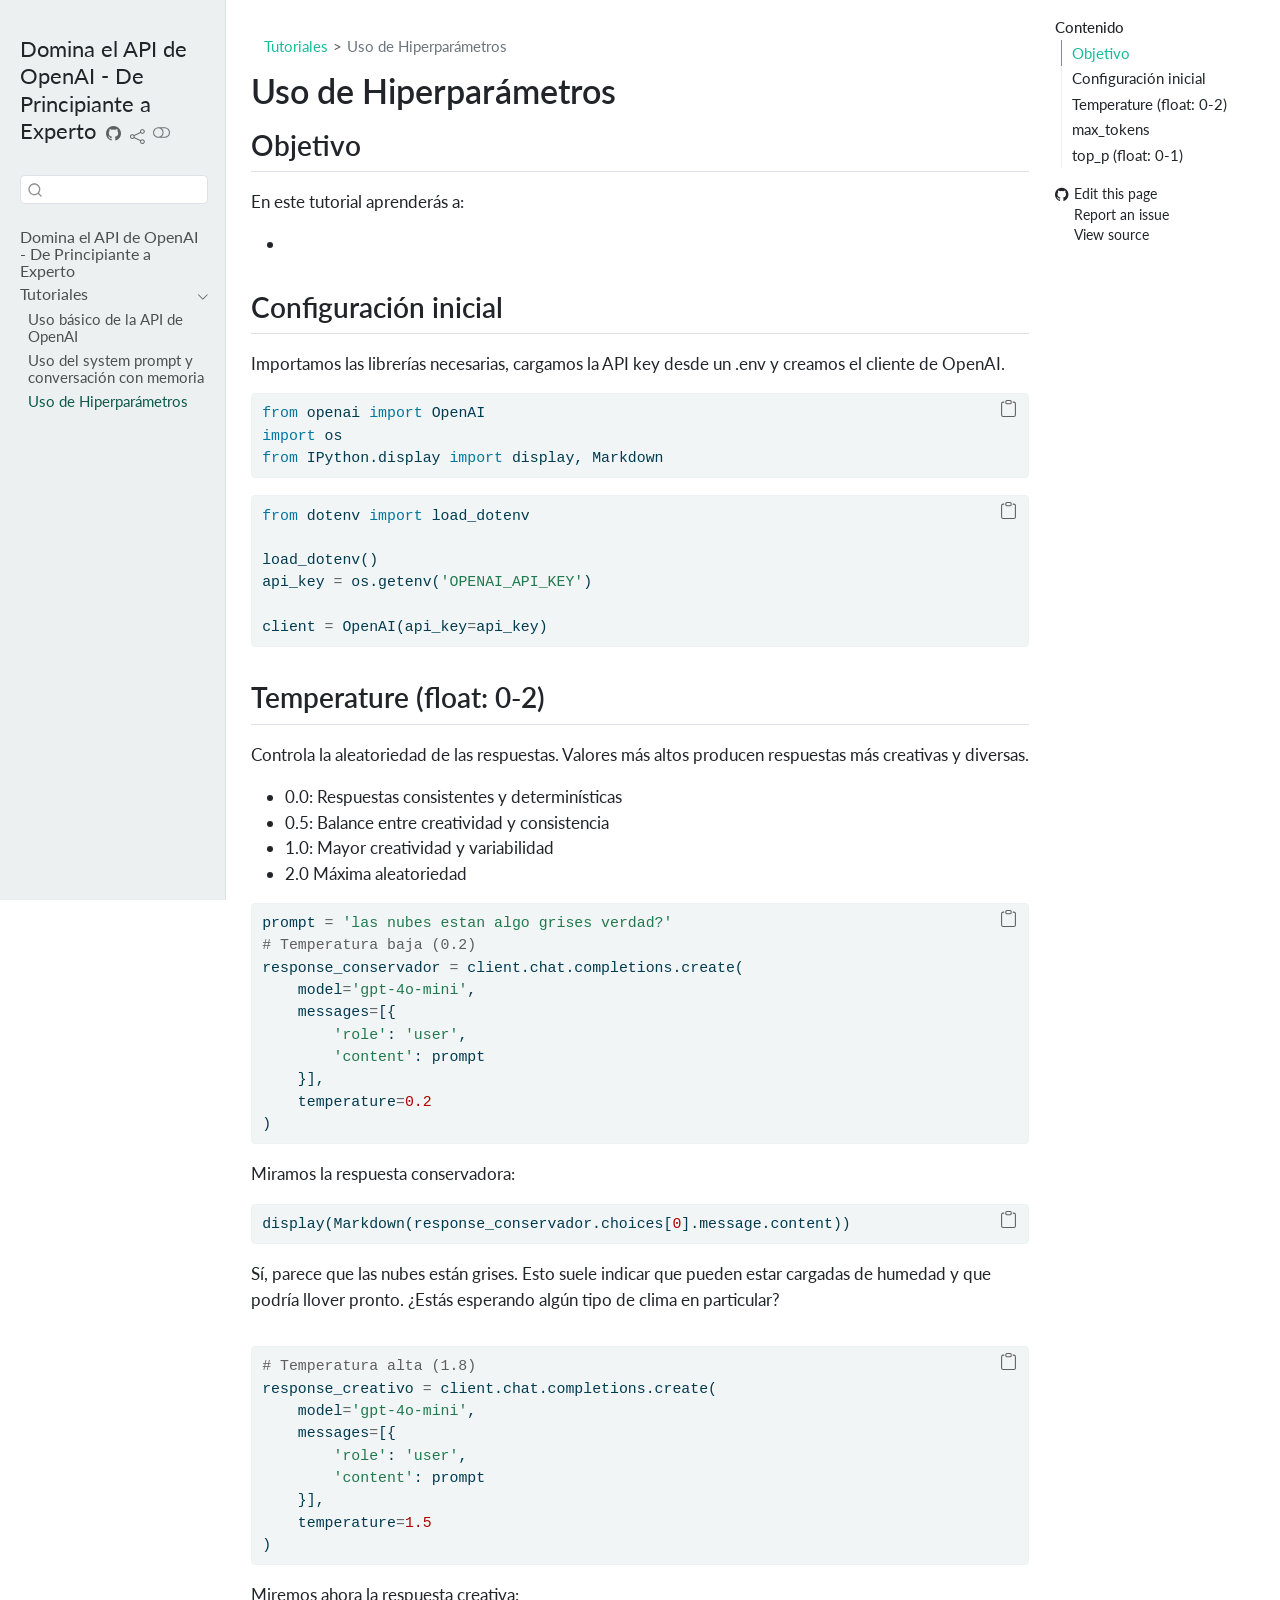
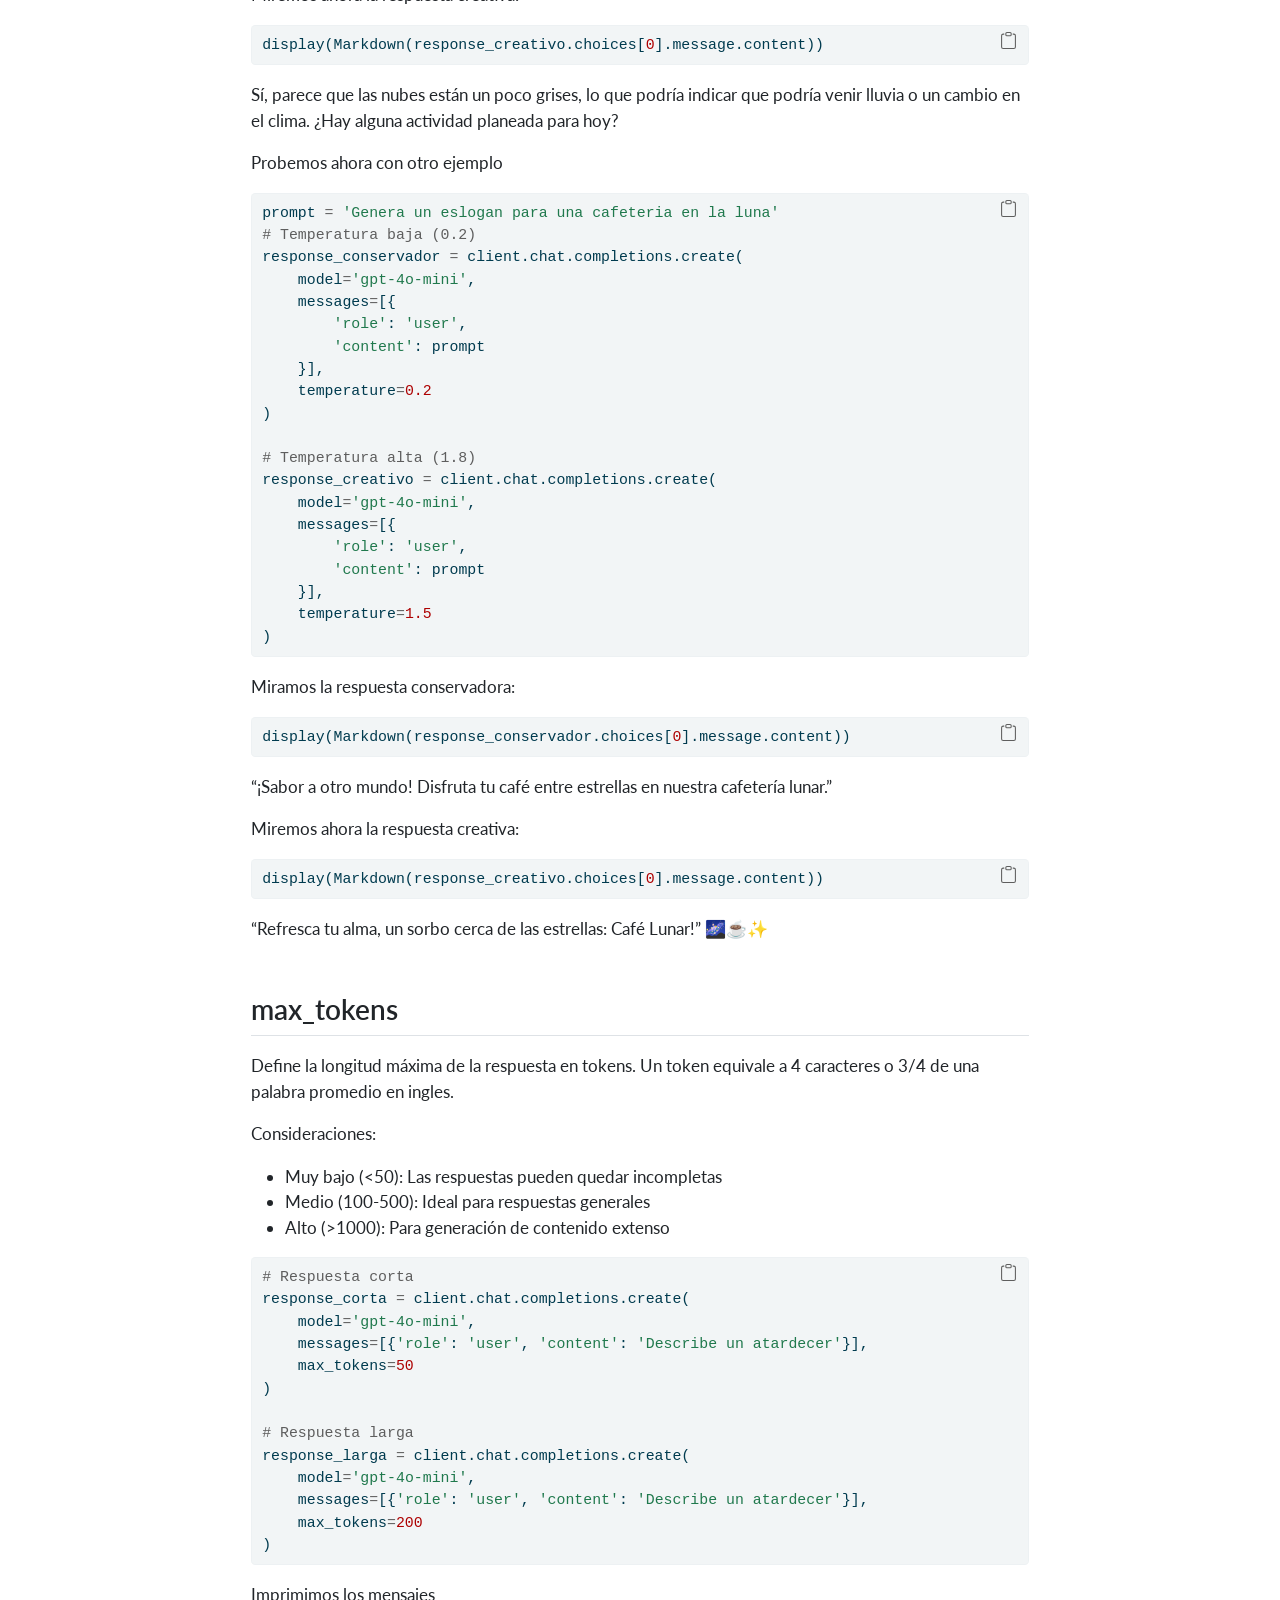
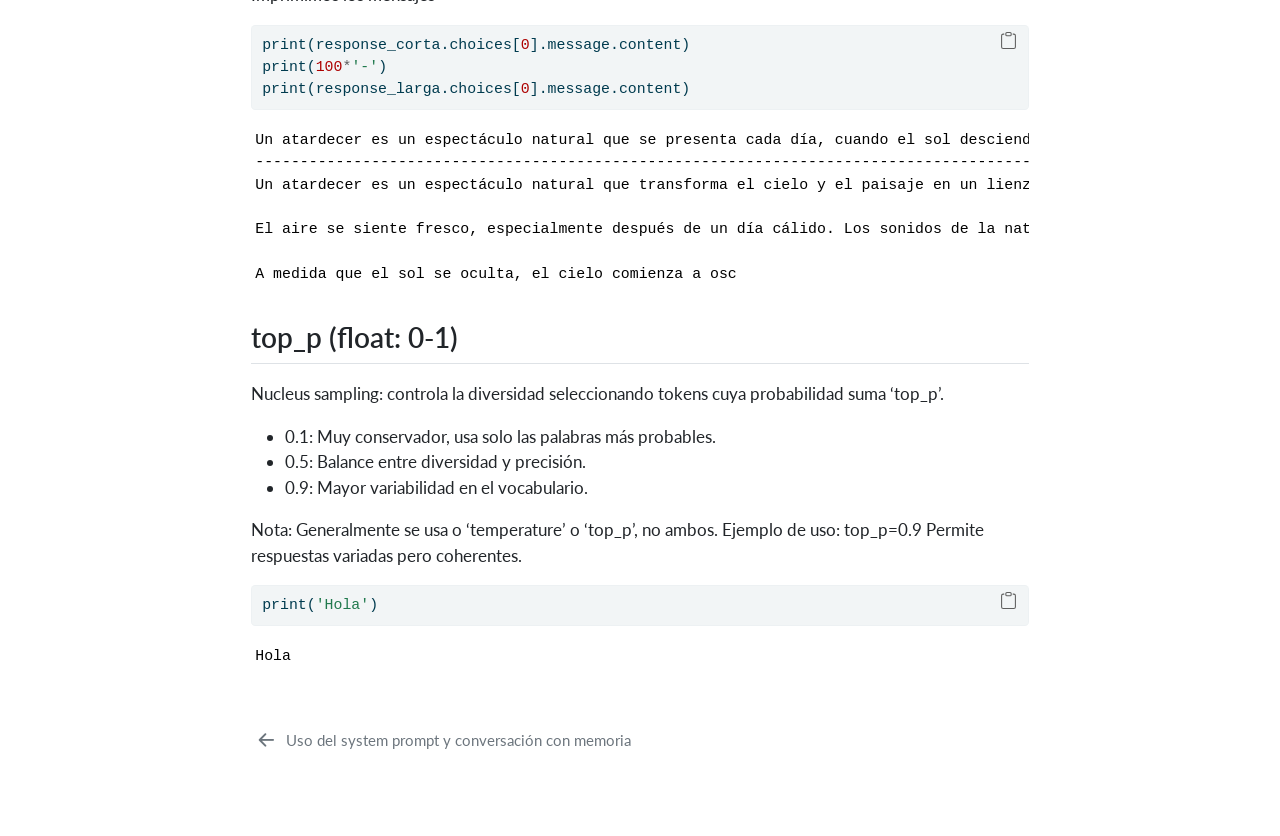
<file: docs/03_Openai_api.html>
<!DOCTYPE html>
<html xmlns="http://www.w3.org/1999/xhtml" lang="en" xml:lang="en"><head>

<meta charset="utf-8">
<meta name="generator" content="quarto-1.6.42">

<meta name="viewport" content="width=device-width, initial-scale=1.0, user-scalable=yes">


<title>Uso de Hiperparámetros – Domina el API de OpenAI - De Principiante a Experto</title>
<style>
code{white-space: pre-wrap;}
span.smallcaps{font-variant: small-caps;}
div.columns{display: flex; gap: min(4vw, 1.5em);}
div.column{flex: auto; overflow-x: auto;}
div.hanging-indent{margin-left: 1.5em; text-indent: -1.5em;}
ul.task-list{list-style: none;}
ul.task-list li input[type="checkbox"] {
  width: 0.8em;
  margin: 0 0.8em 0.2em -1em; /* quarto-specific, see https://github.com/quarto-dev/quarto-cli/issues/4556 */ 
  vertical-align: middle;
}
/* CSS for syntax highlighting */
pre > code.sourceCode { white-space: pre; position: relative; }
pre > code.sourceCode > span { line-height: 1.25; }
pre > code.sourceCode > span:empty { height: 1.2em; }
.sourceCode { overflow: visible; }
code.sourceCode > span { color: inherit; text-decoration: inherit; }
div.sourceCode { margin: 1em 0; }
pre.sourceCode { margin: 0; }
@media screen {
div.sourceCode { overflow: auto; }
}
@media print {
pre > code.sourceCode { white-space: pre-wrap; }
pre > code.sourceCode > span { display: inline-block; text-indent: -5em; padding-left: 5em; }
}
pre.numberSource code
  { counter-reset: source-line 0; }
pre.numberSource code > span
  { position: relative; left: -4em; counter-increment: source-line; }
pre.numberSource code > span > a:first-child::before
  { content: counter(source-line);
    position: relative; left: -1em; text-align: right; vertical-align: baseline;
    border: none; display: inline-block;
    -webkit-touch-callout: none; -webkit-user-select: none;
    -khtml-user-select: none; -moz-user-select: none;
    -ms-user-select: none; user-select: none;
    padding: 0 4px; width: 4em;
  }
pre.numberSource { margin-left: 3em;  padding-left: 4px; }
div.sourceCode
  {   }
@media screen {
pre > code.sourceCode > span > a:first-child::before { text-decoration: underline; }
}
</style>


<script src="site_libs/quarto-nav/quarto-nav.js"></script>
<script src="site_libs/quarto-nav/headroom.min.js"></script>
<script src="site_libs/clipboard/clipboard.min.js"></script>
<script src="site_libs/quarto-search/autocomplete.umd.js"></script>
<script src="site_libs/quarto-search/fuse.min.js"></script>
<script src="site_libs/quarto-search/quarto-search.js"></script>
<meta name="quarto:offset" content="./">
<link href="./02_Openai_api.html" rel="prev">
<script src="site_libs/quarto-html/quarto.js"></script>
<script src="site_libs/quarto-html/popper.min.js"></script>
<script src="site_libs/quarto-html/tippy.umd.min.js"></script>
<script src="site_libs/quarto-html/anchor.min.js"></script>
<link href="site_libs/quarto-html/tippy.css" rel="stylesheet">
<link href="site_libs/quarto-html/quarto-syntax-highlighting-2f5df379a58b258e96c21c0638c20c03.css" rel="stylesheet" class="quarto-color-scheme" id="quarto-text-highlighting-styles">
<link href="site_libs/quarto-html/quarto-syntax-highlighting-dark-b53751a350365c71b6c909e95f209ed1.css" rel="prefetch" class="quarto-color-scheme quarto-color-alternate" id="quarto-text-highlighting-styles">
<script src="site_libs/bootstrap/bootstrap.min.js"></script>
<link href="site_libs/bootstrap/bootstrap-icons.css" rel="stylesheet">
<link href="site_libs/bootstrap/bootstrap-e07a497d871304ea403e457f0ae3ca93.min.css" rel="stylesheet" append-hash="true" class="quarto-color-scheme" id="quarto-bootstrap" data-mode="light">
<link href="site_libs/bootstrap/bootstrap-dark-faa9c2f3f6ac00b2e637363810e2796c.min.css" rel="prefetch" append-hash="true" class="quarto-color-scheme quarto-color-alternate" id="quarto-bootstrap" data-mode="dark">
<script id="quarto-search-options" type="application/json">{
  "location": "sidebar",
  "copy-button": false,
  "collapse-after": 3,
  "panel-placement": "start",
  "type": "textbox",
  "limit": 50,
  "keyboard-shortcut": [
    "f",
    "/",
    "s"
  ],
  "show-item-context": false,
  "language": {
    "search-no-results-text": "No results",
    "search-matching-documents-text": "matching documents",
    "search-copy-link-title": "Copy link to search",
    "search-hide-matches-text": "Hide additional matches",
    "search-more-match-text": "more match in this document",
    "search-more-matches-text": "more matches in this document",
    "search-clear-button-title": "Clear",
    "search-text-placeholder": "",
    "search-detached-cancel-button-title": "Cancel",
    "search-submit-button-title": "Submit",
    "search-label": "Search"
  }
}</script>


</head>

<body class="nav-sidebar docked">

<div id="quarto-search-results"></div>
  <header id="quarto-header" class="headroom fixed-top">
  <nav class="quarto-secondary-nav">
    <div class="container-fluid d-flex">
      <button type="button" class="quarto-btn-toggle btn" data-bs-toggle="collapse" role="button" data-bs-target=".quarto-sidebar-collapse-item" aria-controls="quarto-sidebar" aria-expanded="false" aria-label="Toggle sidebar navigation" onclick="if (window.quartoToggleHeadroom) { window.quartoToggleHeadroom(); }">
        <i class="bi bi-layout-text-sidebar-reverse"></i>
      </button>
        <nav class="quarto-page-breadcrumbs" aria-label="breadcrumb"><ol class="breadcrumb"><li class="breadcrumb-item"><a href="./01_Openai_api.html">Tutoriales</a></li><li class="breadcrumb-item"><a href="./03_Openai_api.html"><span class="chapter-title">Uso de Hiperparámetros</span></a></li></ol></nav>
        <a class="flex-grow-1" role="navigation" data-bs-toggle="collapse" data-bs-target=".quarto-sidebar-collapse-item" aria-controls="quarto-sidebar" aria-expanded="false" aria-label="Toggle sidebar navigation" onclick="if (window.quartoToggleHeadroom) { window.quartoToggleHeadroom(); }">      
        </a>
      <button type="button" class="btn quarto-search-button" aria-label="Search" onclick="window.quartoOpenSearch();">
        <i class="bi bi-search"></i>
      </button>
    </div>
  </nav>
</header>
<!-- content -->
<div id="quarto-content" class="quarto-container page-columns page-rows-contents page-layout-article">
<!-- sidebar -->
  <nav id="quarto-sidebar" class="sidebar collapse collapse-horizontal quarto-sidebar-collapse-item sidebar-navigation docked overflow-auto">
    <div class="pt-lg-2 mt-2 text-left sidebar-header">
    <div class="sidebar-title mb-0 py-0">
      <a href="./">Domina el API de OpenAI - De Principiante a Experto</a> 
        <div class="sidebar-tools-main tools-wide">
    <a href="https://github.com/JohnReyes02/curso_openai_api" title="Source Code" class="quarto-navigation-tool px-1" aria-label="Source Code"><i class="bi bi-github"></i></a>
    <div class="dropdown">
      <a href="" title="Share" id="quarto-navigation-tool-dropdown-0" class="quarto-navigation-tool dropdown-toggle px-1" data-bs-toggle="dropdown" aria-expanded="false" role="link" aria-label="Share"><i class="bi bi-share"></i></a>
      <ul class="dropdown-menu" aria-labelledby="quarto-navigation-tool-dropdown-0">
          <li>
            <a class="dropdown-item sidebar-tools-main-item" href="https://twitter.com/intent/tweet?url=|url|">
              <i class="bi bi-twitter pe-1"></i>
            Twitter
            </a>
          </li>
          <li>
            <a class="dropdown-item sidebar-tools-main-item" href="https://www.facebook.com/sharer/sharer.php?u=|url|">
              <i class="bi bi-facebook pe-1"></i>
            Facebook
            </a>
          </li>
          <li>
            <a class="dropdown-item sidebar-tools-main-item" href="https://www.linkedin.com/sharing/share-offsite/?url=|url|">
              <i class="bi bi-linkedin pe-1"></i>
            LinkedIn
            </a>
          </li>
      </ul>
    </div>
  <a href="" class="quarto-color-scheme-toggle quarto-navigation-tool  px-1" onclick="window.quartoToggleColorScheme(); return false;" title="Toggle dark mode"><i class="bi"></i></a>
</div>
    </div>
      </div>
        <div class="mt-2 flex-shrink-0 align-items-center">
        <div class="sidebar-search">
        <div id="quarto-search" class="" title="Search"></div>
        </div>
        </div>
    <div class="sidebar-menu-container"> 
    <ul class="list-unstyled mt-1">
        <li class="sidebar-item">
  <div class="sidebar-item-container"> 
  <a href="./index.html" class="sidebar-item-text sidebar-link"><span class="chapter-title">Domina el API de OpenAI - De Principiante a Experto</span></a>
  </div>
</li>
        <li class="sidebar-item sidebar-item-section">
      <div class="sidebar-item-container"> 
            <a class="sidebar-item-text sidebar-link text-start" data-bs-toggle="collapse" data-bs-target="#quarto-sidebar-section-1" role="navigation" aria-expanded="true">
 <span class="menu-text">Tutoriales</span></a>
          <a class="sidebar-item-toggle text-start" data-bs-toggle="collapse" data-bs-target="#quarto-sidebar-section-1" role="navigation" aria-expanded="true" aria-label="Toggle section">
            <i class="bi bi-chevron-right ms-2"></i>
          </a> 
      </div>
      <ul id="quarto-sidebar-section-1" class="collapse list-unstyled sidebar-section depth1 show">  
          <li class="sidebar-item">
  <div class="sidebar-item-container"> 
  <a href="./01_Openai_api.html" class="sidebar-item-text sidebar-link"><span class="chapter-title">Uso básico de la API de OpenAI</span></a>
  </div>
</li>
          <li class="sidebar-item">
  <div class="sidebar-item-container"> 
  <a href="./02_Openai_api.html" class="sidebar-item-text sidebar-link"><span class="chapter-title">Uso del system prompt y conversación con memoria</span></a>
  </div>
</li>
          <li class="sidebar-item">
  <div class="sidebar-item-container"> 
  <a href="./03_Openai_api.html" class="sidebar-item-text sidebar-link active"><span class="chapter-title">Uso de Hiperparámetros</span></a>
  </div>
</li>
      </ul>
  </li>
    </ul>
    </div>
</nav>
<div id="quarto-sidebar-glass" class="quarto-sidebar-collapse-item" data-bs-toggle="collapse" data-bs-target=".quarto-sidebar-collapse-item"></div>
<!-- margin-sidebar -->
    <div id="quarto-margin-sidebar" class="sidebar margin-sidebar">
        <nav id="TOC" role="doc-toc" class="toc-active">
    <h2 id="toc-title">Contenido</h2>
   
  <ul>
  <li><a href="#objetivo" id="toc-objetivo" class="nav-link active" data-scroll-target="#objetivo">Objetivo</a></li>
  <li><a href="#configuración-inicial" id="toc-configuración-inicial" class="nav-link" data-scroll-target="#configuración-inicial">Configuración inicial</a></li>
  <li><a href="#temperature-float-0-2" id="toc-temperature-float-0-2" class="nav-link" data-scroll-target="#temperature-float-0-2">Temperature (float: 0-2)</a></li>
  <li><a href="#max_tokens" id="toc-max_tokens" class="nav-link" data-scroll-target="#max_tokens">max_tokens</a></li>
  <li><a href="#top_p-float-0-1" id="toc-top_p-float-0-1" class="nav-link" data-scroll-target="#top_p-float-0-1">top_p (float: 0-1)</a></li>
  </ul>
<div class="toc-actions"><ul><li><a href="https://github.com/JohnReyes02/curso_openai_api/edit/main/03_Openai_api.qmd" class="toc-action"><i class="bi bi-github"></i>Edit this page</a></li><li><a href="https://github.com/JohnReyes02/curso_openai_api/issues/new" class="toc-action"><i class="bi empty"></i>Report an issue</a></li><li><a href="https://github.com/JohnReyes02/curso_openai_api/blob/main/03_Openai_api.qmd" class="toc-action"><i class="bi empty"></i>View source</a></li></ul></div></nav>
    </div>
<!-- main -->
<main class="content" id="quarto-document-content">

<header id="title-block-header" class="quarto-title-block default"><nav class="quarto-page-breadcrumbs quarto-title-breadcrumbs d-none d-lg-block" aria-label="breadcrumb"><ol class="breadcrumb"><li class="breadcrumb-item"><a href="./01_Openai_api.html">Tutoriales</a></li><li class="breadcrumb-item"><a href="./03_Openai_api.html"><span class="chapter-title">Uso de Hiperparámetros</span></a></li></ol></nav>
<div class="quarto-title">
<h1 class="title"><span class="chapter-title">Uso de Hiperparámetros</span></h1>
</div>



<div class="quarto-title-meta">

    
  
    
  </div>
  


</header>


<section id="objetivo" class="level2">
<h2 class="anchored" data-anchor-id="objetivo">Objetivo</h2>
<p>En este tutorial aprenderás a:</p>
<ul>
<li></li>
</ul>
</section>
<section id="configuración-inicial" class="level2">
<h2 class="anchored" data-anchor-id="configuración-inicial">Configuración inicial</h2>
<p>Importamos las librerías necesarias, cargamos la API key desde un .env y creamos el cliente de OpenAI.</p>
<div id="a4561cd2" class="cell" data-execution_count="1">
<div class="sourceCode cell-code" id="cb1"><pre class="sourceCode python code-with-copy"><code class="sourceCode python"><span id="cb1-1"><a href="#cb1-1" aria-hidden="true" tabindex="-1"></a><span class="im">from</span> openai <span class="im">import</span> OpenAI</span>
<span id="cb1-2"><a href="#cb1-2" aria-hidden="true" tabindex="-1"></a><span class="im">import</span> os</span>
<span id="cb1-3"><a href="#cb1-3" aria-hidden="true" tabindex="-1"></a><span class="im">from</span> IPython.display <span class="im">import</span> display, Markdown</span></code><button title="Copy to Clipboard" class="code-copy-button"><i class="bi"></i></button></pre></div>
</div>
<div id="f6c9b451" class="cell" data-execution_count="2">
<div class="sourceCode cell-code" id="cb2"><pre class="sourceCode python code-with-copy"><code class="sourceCode python"><span id="cb2-1"><a href="#cb2-1" aria-hidden="true" tabindex="-1"></a><span class="im">from</span> dotenv <span class="im">import</span> load_dotenv</span>
<span id="cb2-2"><a href="#cb2-2" aria-hidden="true" tabindex="-1"></a></span>
<span id="cb2-3"><a href="#cb2-3" aria-hidden="true" tabindex="-1"></a>load_dotenv()</span>
<span id="cb2-4"><a href="#cb2-4" aria-hidden="true" tabindex="-1"></a>api_key <span class="op">=</span> os.getenv(<span class="st">'OPENAI_API_KEY'</span>)</span>
<span id="cb2-5"><a href="#cb2-5" aria-hidden="true" tabindex="-1"></a></span>
<span id="cb2-6"><a href="#cb2-6" aria-hidden="true" tabindex="-1"></a>client <span class="op">=</span> OpenAI(api_key<span class="op">=</span>api_key)</span></code><button title="Copy to Clipboard" class="code-copy-button"><i class="bi"></i></button></pre></div>
</div>
</section>
<section id="temperature-float-0-2" class="level2">
<h2 class="anchored" data-anchor-id="temperature-float-0-2">Temperature (float: 0-2)</h2>
<p>Controla la aleatoriedad de las respuestas. Valores más altos producen respuestas más creativas y diversas.</p>
<ul>
<li>0.0: Respuestas consistentes y determinísticas</li>
<li>0.5: Balance entre creatividad y consistencia</li>
<li>1.0: Mayor creatividad y variabilidad</li>
<li>2.0 Máxima aleatoriedad</li>
</ul>
<div id="ce209c1f" class="cell" data-execution_count="3">
<div class="sourceCode cell-code" id="cb3"><pre class="sourceCode python code-with-copy"><code class="sourceCode python"><span id="cb3-1"><a href="#cb3-1" aria-hidden="true" tabindex="-1"></a>prompt <span class="op">=</span> <span class="st">'las nubes estan algo grises verdad?'</span></span>
<span id="cb3-2"><a href="#cb3-2" aria-hidden="true" tabindex="-1"></a><span class="co"># Temperatura baja (0.2)</span></span>
<span id="cb3-3"><a href="#cb3-3" aria-hidden="true" tabindex="-1"></a>response_conservador <span class="op">=</span> client.chat.completions.create(</span>
<span id="cb3-4"><a href="#cb3-4" aria-hidden="true" tabindex="-1"></a>    model<span class="op">=</span><span class="st">'gpt-4o-mini'</span>,</span>
<span id="cb3-5"><a href="#cb3-5" aria-hidden="true" tabindex="-1"></a>    messages<span class="op">=</span>[{</span>
<span id="cb3-6"><a href="#cb3-6" aria-hidden="true" tabindex="-1"></a>        <span class="st">'role'</span>: <span class="st">'user'</span>,</span>
<span id="cb3-7"><a href="#cb3-7" aria-hidden="true" tabindex="-1"></a>        <span class="st">'content'</span>: prompt</span>
<span id="cb3-8"><a href="#cb3-8" aria-hidden="true" tabindex="-1"></a>    }],</span>
<span id="cb3-9"><a href="#cb3-9" aria-hidden="true" tabindex="-1"></a>    temperature<span class="op">=</span><span class="fl">0.2</span></span>
<span id="cb3-10"><a href="#cb3-10" aria-hidden="true" tabindex="-1"></a>)</span></code><button title="Copy to Clipboard" class="code-copy-button"><i class="bi"></i></button></pre></div>
</div>
<p>Miramos la respuesta conservadora:</p>
<div id="37d38622" class="cell" data-execution_count="4">
<div class="sourceCode cell-code" id="cb4"><pre class="sourceCode python code-with-copy"><code class="sourceCode python"><span id="cb4-1"><a href="#cb4-1" aria-hidden="true" tabindex="-1"></a>display(Markdown(response_conservador.choices[<span class="dv">0</span>].message.content))</span></code><button title="Copy to Clipboard" class="code-copy-button"><i class="bi"></i></button></pre></div>
<div class="cell-output cell-output-display cell-output-markdown">
<p>Sí, parece que las nubes están grises. Esto suele indicar que pueden estar cargadas de humedad y que podría llover pronto. ¿Estás esperando algún tipo de clima en particular?</p>
</div>
</div>
<div id="c609c847" class="cell" data-execution_count="5">
<div class="sourceCode cell-code" id="cb5"><pre class="sourceCode python code-with-copy"><code class="sourceCode python"><span id="cb5-1"><a href="#cb5-1" aria-hidden="true" tabindex="-1"></a><span class="co"># Temperatura alta (1.8)</span></span>
<span id="cb5-2"><a href="#cb5-2" aria-hidden="true" tabindex="-1"></a>response_creativo <span class="op">=</span> client.chat.completions.create(</span>
<span id="cb5-3"><a href="#cb5-3" aria-hidden="true" tabindex="-1"></a>    model<span class="op">=</span><span class="st">'gpt-4o-mini'</span>,</span>
<span id="cb5-4"><a href="#cb5-4" aria-hidden="true" tabindex="-1"></a>    messages<span class="op">=</span>[{</span>
<span id="cb5-5"><a href="#cb5-5" aria-hidden="true" tabindex="-1"></a>        <span class="st">'role'</span>: <span class="st">'user'</span>,</span>
<span id="cb5-6"><a href="#cb5-6" aria-hidden="true" tabindex="-1"></a>        <span class="st">'content'</span>: prompt</span>
<span id="cb5-7"><a href="#cb5-7" aria-hidden="true" tabindex="-1"></a>    }],</span>
<span id="cb5-8"><a href="#cb5-8" aria-hidden="true" tabindex="-1"></a>    temperature<span class="op">=</span><span class="fl">1.5</span></span>
<span id="cb5-9"><a href="#cb5-9" aria-hidden="true" tabindex="-1"></a>)</span></code><button title="Copy to Clipboard" class="code-copy-button"><i class="bi"></i></button></pre></div>
</div>
<p>Miremos ahora la respuesta creativa:</p>
<div id="af659852" class="cell" data-execution_count="6">
<div class="sourceCode cell-code" id="cb6"><pre class="sourceCode python code-with-copy"><code class="sourceCode python"><span id="cb6-1"><a href="#cb6-1" aria-hidden="true" tabindex="-1"></a>display(Markdown(response_creativo.choices[<span class="dv">0</span>].message.content))</span></code><button title="Copy to Clipboard" class="code-copy-button"><i class="bi"></i></button></pre></div>
<div class="cell-output cell-output-display cell-output-markdown">
<p>Sí, parece que las nubes están un poco grises, lo que podría indicar que podría venir lluvia o un cambio en el clima. ¿Hay alguna actividad planeada para hoy?</p>
</div>
</div>
<p>Probemos ahora con otro ejemplo</p>
<div id="e3dcb840" class="cell" data-execution_count="7">
<div class="sourceCode cell-code" id="cb7"><pre class="sourceCode python code-with-copy"><code class="sourceCode python"><span id="cb7-1"><a href="#cb7-1" aria-hidden="true" tabindex="-1"></a>prompt <span class="op">=</span> <span class="st">'Genera un eslogan para una cafeteria en la luna'</span></span>
<span id="cb7-2"><a href="#cb7-2" aria-hidden="true" tabindex="-1"></a><span class="co"># Temperatura baja (0.2)</span></span>
<span id="cb7-3"><a href="#cb7-3" aria-hidden="true" tabindex="-1"></a>response_conservador <span class="op">=</span> client.chat.completions.create(</span>
<span id="cb7-4"><a href="#cb7-4" aria-hidden="true" tabindex="-1"></a>    model<span class="op">=</span><span class="st">'gpt-4o-mini'</span>,</span>
<span id="cb7-5"><a href="#cb7-5" aria-hidden="true" tabindex="-1"></a>    messages<span class="op">=</span>[{</span>
<span id="cb7-6"><a href="#cb7-6" aria-hidden="true" tabindex="-1"></a>        <span class="st">'role'</span>: <span class="st">'user'</span>,</span>
<span id="cb7-7"><a href="#cb7-7" aria-hidden="true" tabindex="-1"></a>        <span class="st">'content'</span>: prompt</span>
<span id="cb7-8"><a href="#cb7-8" aria-hidden="true" tabindex="-1"></a>    }],</span>
<span id="cb7-9"><a href="#cb7-9" aria-hidden="true" tabindex="-1"></a>    temperature<span class="op">=</span><span class="fl">0.2</span></span>
<span id="cb7-10"><a href="#cb7-10" aria-hidden="true" tabindex="-1"></a>)</span>
<span id="cb7-11"><a href="#cb7-11" aria-hidden="true" tabindex="-1"></a></span>
<span id="cb7-12"><a href="#cb7-12" aria-hidden="true" tabindex="-1"></a><span class="co"># Temperatura alta (1.8)</span></span>
<span id="cb7-13"><a href="#cb7-13" aria-hidden="true" tabindex="-1"></a>response_creativo <span class="op">=</span> client.chat.completions.create(</span>
<span id="cb7-14"><a href="#cb7-14" aria-hidden="true" tabindex="-1"></a>    model<span class="op">=</span><span class="st">'gpt-4o-mini'</span>,</span>
<span id="cb7-15"><a href="#cb7-15" aria-hidden="true" tabindex="-1"></a>    messages<span class="op">=</span>[{</span>
<span id="cb7-16"><a href="#cb7-16" aria-hidden="true" tabindex="-1"></a>        <span class="st">'role'</span>: <span class="st">'user'</span>,</span>
<span id="cb7-17"><a href="#cb7-17" aria-hidden="true" tabindex="-1"></a>        <span class="st">'content'</span>: prompt</span>
<span id="cb7-18"><a href="#cb7-18" aria-hidden="true" tabindex="-1"></a>    }],</span>
<span id="cb7-19"><a href="#cb7-19" aria-hidden="true" tabindex="-1"></a>    temperature<span class="op">=</span><span class="fl">1.5</span></span>
<span id="cb7-20"><a href="#cb7-20" aria-hidden="true" tabindex="-1"></a>)</span></code><button title="Copy to Clipboard" class="code-copy-button"><i class="bi"></i></button></pre></div>
</div>
<p>Miramos la respuesta conservadora:</p>
<div id="53a8bc84" class="cell" data-execution_count="8">
<div class="sourceCode cell-code" id="cb8"><pre class="sourceCode python code-with-copy"><code class="sourceCode python"><span id="cb8-1"><a href="#cb8-1" aria-hidden="true" tabindex="-1"></a>display(Markdown(response_conservador.choices[<span class="dv">0</span>].message.content))</span></code><button title="Copy to Clipboard" class="code-copy-button"><i class="bi"></i></button></pre></div>
<div class="cell-output cell-output-display cell-output-markdown">
<p>“¡Sabor a otro mundo! Disfruta tu café entre estrellas en nuestra cafetería lunar.”</p>
</div>
</div>
<p>Miremos ahora la respuesta creativa:</p>
<div id="2e4362d7" class="cell" data-execution_count="9">
<div class="sourceCode cell-code" id="cb9"><pre class="sourceCode python code-with-copy"><code class="sourceCode python"><span id="cb9-1"><a href="#cb9-1" aria-hidden="true" tabindex="-1"></a>display(Markdown(response_creativo.choices[<span class="dv">0</span>].message.content))</span></code><button title="Copy to Clipboard" class="code-copy-button"><i class="bi"></i></button></pre></div>
<div class="cell-output cell-output-display cell-output-markdown">
<p>“Refresca tu alma, un sorbo cerca de las estrellas: Café Lunar!” 🌌☕✨</p>
</div>
</div>
</section>
<section id="max_tokens" class="level2">
<h2 class="anchored" data-anchor-id="max_tokens">max_tokens</h2>
<p>Define la longitud máxima de la respuesta en tokens. Un token equivale a 4 caracteres o 3/4 de una palabra promedio en ingles.</p>
<p>Consideraciones:</p>
<ul>
<li>Muy bajo (&lt;50): Las respuestas pueden quedar incompletas</li>
<li>Medio (100-500): Ideal para respuestas generales</li>
<li>Alto (&gt;1000): Para generación de contenido extenso</li>
</ul>
<div id="833bb12d" class="cell" data-execution_count="10">
<div class="sourceCode cell-code" id="cb10"><pre class="sourceCode python code-with-copy"><code class="sourceCode python"><span id="cb10-1"><a href="#cb10-1" aria-hidden="true" tabindex="-1"></a><span class="co"># Respuesta corta</span></span>
<span id="cb10-2"><a href="#cb10-2" aria-hidden="true" tabindex="-1"></a>response_corta <span class="op">=</span> client.chat.completions.create(</span>
<span id="cb10-3"><a href="#cb10-3" aria-hidden="true" tabindex="-1"></a>    model<span class="op">=</span><span class="st">'gpt-4o-mini'</span>,</span>
<span id="cb10-4"><a href="#cb10-4" aria-hidden="true" tabindex="-1"></a>    messages<span class="op">=</span>[{<span class="st">'role'</span>: <span class="st">'user'</span>, <span class="st">'content'</span>: <span class="st">'Describe un atardecer'</span>}],</span>
<span id="cb10-5"><a href="#cb10-5" aria-hidden="true" tabindex="-1"></a>    max_tokens<span class="op">=</span><span class="dv">50</span></span>
<span id="cb10-6"><a href="#cb10-6" aria-hidden="true" tabindex="-1"></a>)</span>
<span id="cb10-7"><a href="#cb10-7" aria-hidden="true" tabindex="-1"></a></span>
<span id="cb10-8"><a href="#cb10-8" aria-hidden="true" tabindex="-1"></a><span class="co"># Respuesta larga</span></span>
<span id="cb10-9"><a href="#cb10-9" aria-hidden="true" tabindex="-1"></a>response_larga <span class="op">=</span> client.chat.completions.create(</span>
<span id="cb10-10"><a href="#cb10-10" aria-hidden="true" tabindex="-1"></a>    model<span class="op">=</span><span class="st">'gpt-4o-mini'</span>,</span>
<span id="cb10-11"><a href="#cb10-11" aria-hidden="true" tabindex="-1"></a>    messages<span class="op">=</span>[{<span class="st">'role'</span>: <span class="st">'user'</span>, <span class="st">'content'</span>: <span class="st">'Describe un atardecer'</span>}],</span>
<span id="cb10-12"><a href="#cb10-12" aria-hidden="true" tabindex="-1"></a>    max_tokens<span class="op">=</span><span class="dv">200</span></span>
<span id="cb10-13"><a href="#cb10-13" aria-hidden="true" tabindex="-1"></a>)</span></code><button title="Copy to Clipboard" class="code-copy-button"><i class="bi"></i></button></pre></div>
</div>
<p>Imprimimos los mensajes</p>
<div id="028b4e3e" class="cell" data-execution_count="11">
<div class="sourceCode cell-code" id="cb11"><pre class="sourceCode python code-with-copy"><code class="sourceCode python"><span id="cb11-1"><a href="#cb11-1" aria-hidden="true" tabindex="-1"></a><span class="bu">print</span>(response_corta.choices[<span class="dv">0</span>].message.content)</span>
<span id="cb11-2"><a href="#cb11-2" aria-hidden="true" tabindex="-1"></a><span class="bu">print</span>(<span class="dv">100</span><span class="op">*</span><span class="st">'-'</span>)</span>
<span id="cb11-3"><a href="#cb11-3" aria-hidden="true" tabindex="-1"></a><span class="bu">print</span>(response_larga.choices[<span class="dv">0</span>].message.content)</span></code><button title="Copy to Clipboard" class="code-copy-button"><i class="bi"></i></button></pre></div>
<div class="cell-output cell-output-stdout">
<pre><code>Un atardecer es un espectáculo natural que se presenta cada día, cuando el sol desciende por el horizonte, pintando el cielo con una paleta de colores vibrantes. A medida que el sol se oculta, el cielo se transforma
----------------------------------------------------------------------------------------------------
Un atardecer es un espectáculo natural que transforma el cielo y el paisaje en un lienzo de colores. A medida que el sol comienza a descender en el horizonte, la luz se vuelve más suave y cálida, proyectando tonos de naranja, rosa, dorado y púrpura que se entrelazan en las nubes. La luz del día se va desvaneciendo, creando una atmósfera de tranquilidad y reflexión.

El aire se siente fresco, especialmente después de un día cálido. Los sonidos de la naturaleza se mezclan en un canto armonioso: el murmullo de las hojas, el canto de los pájaros que regresan a sus nidos, y en algunas ocasiones, el suave susurro del viento. Si te encuentras cerca de un cuerpo de agua, puedes ver cómo los colores del cielo se reflejan en la superficie, creando una imagen casi mágica.

A medida que el sol se oculta, el cielo comienza a osc</code></pre>
</div>
</div>
</section>
<section id="top_p-float-0-1" class="level2">
<h2 class="anchored" data-anchor-id="top_p-float-0-1">top_p (float: 0-1)</h2>
<p>Nucleus sampling: controla la diversidad seleccionando tokens cuya probabilidad suma ‘top_p’.</p>
<ul>
<li>0.1: Muy conservador, usa solo las palabras más probables.</li>
<li>0.5: Balance entre diversidad y precisión.</li>
<li>0.9: Mayor variabilidad en el vocabulario.</li>
</ul>
<p>Nota: Generalmente se usa o ‘temperature’ o ‘top_p’, no ambos. Ejemplo de uso: top_p=0.9 Permite respuestas variadas pero coherentes.</p>
<div id="02c0f343" class="cell" data-execution_count="12">
<div class="sourceCode cell-code" id="cb13"><pre class="sourceCode python code-with-copy"><code class="sourceCode python"><span id="cb13-1"><a href="#cb13-1" aria-hidden="true" tabindex="-1"></a><span class="bu">print</span>(<span class="st">'Hola'</span>)</span></code><button title="Copy to Clipboard" class="code-copy-button"><i class="bi"></i></button></pre></div>
<div class="cell-output cell-output-stdout">
<pre><code>Hola</code></pre>
</div>
</div>


</section>

</main> <!-- /main -->
<script id="quarto-html-after-body" type="application/javascript">
window.document.addEventListener("DOMContentLoaded", function (event) {
  const toggleBodyColorMode = (bsSheetEl) => {
    const mode = bsSheetEl.getAttribute("data-mode");
    const bodyEl = window.document.querySelector("body");
    if (mode === "dark") {
      bodyEl.classList.add("quarto-dark");
      bodyEl.classList.remove("quarto-light");
    } else {
      bodyEl.classList.add("quarto-light");
      bodyEl.classList.remove("quarto-dark");
    }
  }
  const toggleBodyColorPrimary = () => {
    const bsSheetEl = window.document.querySelector("link#quarto-bootstrap");
    if (bsSheetEl) {
      toggleBodyColorMode(bsSheetEl);
    }
  }
  toggleBodyColorPrimary();  
  const disableStylesheet = (stylesheets) => {
    for (let i=0; i < stylesheets.length; i++) {
      const stylesheet = stylesheets[i];
      stylesheet.rel = 'prefetch';
    }
  }
  const enableStylesheet = (stylesheets) => {
    for (let i=0; i < stylesheets.length; i++) {
      const stylesheet = stylesheets[i];
      stylesheet.rel = 'stylesheet';
    }
  }
  const manageTransitions = (selector, allowTransitions) => {
    const els = window.document.querySelectorAll(selector);
    for (let i=0; i < els.length; i++) {
      const el = els[i];
      if (allowTransitions) {
        el.classList.remove('notransition');
      } else {
        el.classList.add('notransition');
      }
    }
  }
  const toggleGiscusIfUsed = (isAlternate, darkModeDefault) => {
    const baseTheme = document.querySelector('#giscus-base-theme')?.value ?? 'light';
    const alternateTheme = document.querySelector('#giscus-alt-theme')?.value ?? 'dark';
    let newTheme = '';
    if(darkModeDefault) {
      newTheme = isAlternate ? baseTheme : alternateTheme;
    } else {
      newTheme = isAlternate ? alternateTheme : baseTheme;
    }
    const changeGiscusTheme = () => {
      // From: https://github.com/giscus/giscus/issues/336
      const sendMessage = (message) => {
        const iframe = document.querySelector('iframe.giscus-frame');
        if (!iframe) return;
        iframe.contentWindow.postMessage({ giscus: message }, 'https://giscus.app');
      }
      sendMessage({
        setConfig: {
          theme: newTheme
        }
      });
    }
    const isGiscussLoaded = window.document.querySelector('iframe.giscus-frame') !== null;
    if (isGiscussLoaded) {
      changeGiscusTheme();
    }
  }
  const toggleColorMode = (alternate) => {
    // Switch the stylesheets
    const alternateStylesheets = window.document.querySelectorAll('link.quarto-color-scheme.quarto-color-alternate');
    manageTransitions('#quarto-margin-sidebar .nav-link', false);
    if (alternate) {
      enableStylesheet(alternateStylesheets);
      for (const sheetNode of alternateStylesheets) {
        if (sheetNode.id === "quarto-bootstrap") {
          toggleBodyColorMode(sheetNode);
        }
      }
    } else {
      disableStylesheet(alternateStylesheets);
      toggleBodyColorPrimary();
    }
    manageTransitions('#quarto-margin-sidebar .nav-link', true);
    // Switch the toggles
    const toggles = window.document.querySelectorAll('.quarto-color-scheme-toggle');
    for (let i=0; i < toggles.length; i++) {
      const toggle = toggles[i];
      if (toggle) {
        if (alternate) {
          toggle.classList.add("alternate");     
        } else {
          toggle.classList.remove("alternate");
        }
      }
    }
    // Hack to workaround the fact that safari doesn't
    // properly recolor the scrollbar when toggling (#1455)
    if (navigator.userAgent.indexOf('Safari') > 0 && navigator.userAgent.indexOf('Chrome') == -1) {
      manageTransitions("body", false);
      window.scrollTo(0, 1);
      setTimeout(() => {
        window.scrollTo(0, 0);
        manageTransitions("body", true);
      }, 40);  
    }
  }
  const isFileUrl = () => { 
    return window.location.protocol === 'file:';
  }
  const hasAlternateSentinel = () => {  
    let styleSentinel = getColorSchemeSentinel();
    if (styleSentinel !== null) {
      return styleSentinel === "alternate";
    } else {
      return false;
    }
  }
  const setStyleSentinel = (alternate) => {
    const value = alternate ? "alternate" : "default";
    if (!isFileUrl()) {
      window.localStorage.setItem("quarto-color-scheme", value);
    } else {
      localAlternateSentinel = value;
    }
  }
  const getColorSchemeSentinel = () => {
    if (!isFileUrl()) {
      const storageValue = window.localStorage.getItem("quarto-color-scheme");
      return storageValue != null ? storageValue : localAlternateSentinel;
    } else {
      return localAlternateSentinel;
    }
  }
  const darkModeDefault = false;
  let localAlternateSentinel = darkModeDefault ? 'alternate' : 'default';
  // Dark / light mode switch
  window.quartoToggleColorScheme = () => {
    // Read the current dark / light value 
    let toAlternate = !hasAlternateSentinel();
    toggleColorMode(toAlternate);
    setStyleSentinel(toAlternate);
    toggleGiscusIfUsed(toAlternate, darkModeDefault);
  };
  // Ensure there is a toggle, if there isn't float one in the top right
  if (window.document.querySelector('.quarto-color-scheme-toggle') === null) {
    const a = window.document.createElement('a');
    a.classList.add('top-right');
    a.classList.add('quarto-color-scheme-toggle');
    a.href = "";
    a.onclick = function() { try { window.quartoToggleColorScheme(); } catch {} return false; };
    const i = window.document.createElement("i");
    i.classList.add('bi');
    a.appendChild(i);
    window.document.body.appendChild(a);
  }
  // Switch to dark mode if need be
  if (hasAlternateSentinel()) {
    toggleColorMode(true);
  } else {
    toggleColorMode(false);
  }
  const icon = "";
  const anchorJS = new window.AnchorJS();
  anchorJS.options = {
    placement: 'right',
    icon: icon
  };
  anchorJS.add('.anchored');
  const isCodeAnnotation = (el) => {
    for (const clz of el.classList) {
      if (clz.startsWith('code-annotation-')) {                     
        return true;
      }
    }
    return false;
  }
  const onCopySuccess = function(e) {
    // button target
    const button = e.trigger;
    // don't keep focus
    button.blur();
    // flash "checked"
    button.classList.add('code-copy-button-checked');
    var currentTitle = button.getAttribute("title");
    button.setAttribute("title", "Copied!");
    let tooltip;
    if (window.bootstrap) {
      button.setAttribute("data-bs-toggle", "tooltip");
      button.setAttribute("data-bs-placement", "left");
      button.setAttribute("data-bs-title", "Copied!");
      tooltip = new bootstrap.Tooltip(button, 
        { trigger: "manual", 
          customClass: "code-copy-button-tooltip",
          offset: [0, -8]});
      tooltip.show();    
    }
    setTimeout(function() {
      if (tooltip) {
        tooltip.hide();
        button.removeAttribute("data-bs-title");
        button.removeAttribute("data-bs-toggle");
        button.removeAttribute("data-bs-placement");
      }
      button.setAttribute("title", currentTitle);
      button.classList.remove('code-copy-button-checked');
    }, 1000);
    // clear code selection
    e.clearSelection();
  }
  const getTextToCopy = function(trigger) {
      const codeEl = trigger.previousElementSibling.cloneNode(true);
      for (const childEl of codeEl.children) {
        if (isCodeAnnotation(childEl)) {
          childEl.remove();
        }
      }
      return codeEl.innerText;
  }
  const clipboard = new window.ClipboardJS('.code-copy-button:not([data-in-quarto-modal])', {
    text: getTextToCopy
  });
  clipboard.on('success', onCopySuccess);
  if (window.document.getElementById('quarto-embedded-source-code-modal')) {
    const clipboardModal = new window.ClipboardJS('.code-copy-button[data-in-quarto-modal]', {
      text: getTextToCopy,
      container: window.document.getElementById('quarto-embedded-source-code-modal')
    });
    clipboardModal.on('success', onCopySuccess);
  }
    var localhostRegex = new RegExp(/^(?:http|https):\/\/localhost\:?[0-9]*\//);
    var mailtoRegex = new RegExp(/^mailto:/);
      var filterRegex = new RegExp('/' + window.location.host + '/');
    var isInternal = (href) => {
        return filterRegex.test(href) || localhostRegex.test(href) || mailtoRegex.test(href);
    }
    // Inspect non-navigation links and adorn them if external
 	var links = window.document.querySelectorAll('a[href]:not(.nav-link):not(.navbar-brand):not(.toc-action):not(.sidebar-link):not(.sidebar-item-toggle):not(.pagination-link):not(.no-external):not([aria-hidden]):not(.dropdown-item):not(.quarto-navigation-tool):not(.about-link)');
    for (var i=0; i<links.length; i++) {
      const link = links[i];
      if (!isInternal(link.href)) {
        // undo the damage that might have been done by quarto-nav.js in the case of
        // links that we want to consider external
        if (link.dataset.originalHref !== undefined) {
          link.href = link.dataset.originalHref;
        }
      }
    }
  function tippyHover(el, contentFn, onTriggerFn, onUntriggerFn) {
    const config = {
      allowHTML: true,
      maxWidth: 500,
      delay: 100,
      arrow: false,
      appendTo: function(el) {
          return el.parentElement;
      },
      interactive: true,
      interactiveBorder: 10,
      theme: 'quarto',
      placement: 'bottom-start',
    };
    if (contentFn) {
      config.content = contentFn;
    }
    if (onTriggerFn) {
      config.onTrigger = onTriggerFn;
    }
    if (onUntriggerFn) {
      config.onUntrigger = onUntriggerFn;
    }
    window.tippy(el, config); 
  }
  const noterefs = window.document.querySelectorAll('a[role="doc-noteref"]');
  for (var i=0; i<noterefs.length; i++) {
    const ref = noterefs[i];
    tippyHover(ref, function() {
      // use id or data attribute instead here
      let href = ref.getAttribute('data-footnote-href') || ref.getAttribute('href');
      try { href = new URL(href).hash; } catch {}
      const id = href.replace(/^#\/?/, "");
      const note = window.document.getElementById(id);
      if (note) {
        return note.innerHTML;
      } else {
        return "";
      }
    });
  }
  const xrefs = window.document.querySelectorAll('a.quarto-xref');
  const processXRef = (id, note) => {
    // Strip column container classes
    const stripColumnClz = (el) => {
      el.classList.remove("page-full", "page-columns");
      if (el.children) {
        for (const child of el.children) {
          stripColumnClz(child);
        }
      }
    }
    stripColumnClz(note)
    if (id === null || id.startsWith('sec-')) {
      // Special case sections, only their first couple elements
      const container = document.createElement("div");
      if (note.children && note.children.length > 2) {
        container.appendChild(note.children[0].cloneNode(true));
        for (let i = 1; i < note.children.length; i++) {
          const child = note.children[i];
          if (child.tagName === "P" && child.innerText === "") {
            continue;
          } else {
            container.appendChild(child.cloneNode(true));
            break;
          }
        }
        if (window.Quarto?.typesetMath) {
          window.Quarto.typesetMath(container);
        }
        return container.innerHTML
      } else {
        if (window.Quarto?.typesetMath) {
          window.Quarto.typesetMath(note);
        }
        return note.innerHTML;
      }
    } else {
      // Remove any anchor links if they are present
      const anchorLink = note.querySelector('a.anchorjs-link');
      if (anchorLink) {
        anchorLink.remove();
      }
      if (window.Quarto?.typesetMath) {
        window.Quarto.typesetMath(note);
      }
      if (note.classList.contains("callout")) {
        return note.outerHTML;
      } else {
        return note.innerHTML;
      }
    }
  }
  for (var i=0; i<xrefs.length; i++) {
    const xref = xrefs[i];
    tippyHover(xref, undefined, function(instance) {
      instance.disable();
      let url = xref.getAttribute('href');
      let hash = undefined; 
      if (url.startsWith('#')) {
        hash = url;
      } else {
        try { hash = new URL(url).hash; } catch {}
      }
      if (hash) {
        const id = hash.replace(/^#\/?/, "");
        const note = window.document.getElementById(id);
        if (note !== null) {
          try {
            const html = processXRef(id, note.cloneNode(true));
            instance.setContent(html);
          } finally {
            instance.enable();
            instance.show();
          }
        } else {
          // See if we can fetch this
          fetch(url.split('#')[0])
          .then(res => res.text())
          .then(html => {
            const parser = new DOMParser();
            const htmlDoc = parser.parseFromString(html, "text/html");
            const note = htmlDoc.getElementById(id);
            if (note !== null) {
              const html = processXRef(id, note);
              instance.setContent(html);
            } 
          }).finally(() => {
            instance.enable();
            instance.show();
          });
        }
      } else {
        // See if we can fetch a full url (with no hash to target)
        // This is a special case and we should probably do some content thinning / targeting
        fetch(url)
        .then(res => res.text())
        .then(html => {
          const parser = new DOMParser();
          const htmlDoc = parser.parseFromString(html, "text/html");
          const note = htmlDoc.querySelector('main.content');
          if (note !== null) {
            // This should only happen for chapter cross references
            // (since there is no id in the URL)
            // remove the first header
            if (note.children.length > 0 && note.children[0].tagName === "HEADER") {
              note.children[0].remove();
            }
            const html = processXRef(null, note);
            instance.setContent(html);
          } 
        }).finally(() => {
          instance.enable();
          instance.show();
        });
      }
    }, function(instance) {
    });
  }
      let selectedAnnoteEl;
      const selectorForAnnotation = ( cell, annotation) => {
        let cellAttr = 'data-code-cell="' + cell + '"';
        let lineAttr = 'data-code-annotation="' +  annotation + '"';
        const selector = 'span[' + cellAttr + '][' + lineAttr + ']';
        return selector;
      }
      const selectCodeLines = (annoteEl) => {
        const doc = window.document;
        const targetCell = annoteEl.getAttribute("data-target-cell");
        const targetAnnotation = annoteEl.getAttribute("data-target-annotation");
        const annoteSpan = window.document.querySelector(selectorForAnnotation(targetCell, targetAnnotation));
        const lines = annoteSpan.getAttribute("data-code-lines").split(",");
        const lineIds = lines.map((line) => {
          return targetCell + "-" + line;
        })
        let top = null;
        let height = null;
        let parent = null;
        if (lineIds.length > 0) {
            //compute the position of the single el (top and bottom and make a div)
            const el = window.document.getElementById(lineIds[0]);
            top = el.offsetTop;
            height = el.offsetHeight;
            parent = el.parentElement.parentElement;
          if (lineIds.length > 1) {
            const lastEl = window.document.getElementById(lineIds[lineIds.length - 1]);
            const bottom = lastEl.offsetTop + lastEl.offsetHeight;
            height = bottom - top;
          }
          if (top !== null && height !== null && parent !== null) {
            // cook up a div (if necessary) and position it 
            let div = window.document.getElementById("code-annotation-line-highlight");
            if (div === null) {
              div = window.document.createElement("div");
              div.setAttribute("id", "code-annotation-line-highlight");
              div.style.position = 'absolute';
              parent.appendChild(div);
            }
            div.style.top = top - 2 + "px";
            div.style.height = height + 4 + "px";
            div.style.left = 0;
            let gutterDiv = window.document.getElementById("code-annotation-line-highlight-gutter");
            if (gutterDiv === null) {
              gutterDiv = window.document.createElement("div");
              gutterDiv.setAttribute("id", "code-annotation-line-highlight-gutter");
              gutterDiv.style.position = 'absolute';
              const codeCell = window.document.getElementById(targetCell);
              const gutter = codeCell.querySelector('.code-annotation-gutter');
              gutter.appendChild(gutterDiv);
            }
            gutterDiv.style.top = top - 2 + "px";
            gutterDiv.style.height = height + 4 + "px";
          }
          selectedAnnoteEl = annoteEl;
        }
      };
      const unselectCodeLines = () => {
        const elementsIds = ["code-annotation-line-highlight", "code-annotation-line-highlight-gutter"];
        elementsIds.forEach((elId) => {
          const div = window.document.getElementById(elId);
          if (div) {
            div.remove();
          }
        });
        selectedAnnoteEl = undefined;
      };
        // Handle positioning of the toggle
    window.addEventListener(
      "resize",
      throttle(() => {
        elRect = undefined;
        if (selectedAnnoteEl) {
          selectCodeLines(selectedAnnoteEl);
        }
      }, 10)
    );
    function throttle(fn, ms) {
    let throttle = false;
    let timer;
      return (...args) => {
        if(!throttle) { // first call gets through
            fn.apply(this, args);
            throttle = true;
        } else { // all the others get throttled
            if(timer) clearTimeout(timer); // cancel #2
            timer = setTimeout(() => {
              fn.apply(this, args);
              timer = throttle = false;
            }, ms);
        }
      };
    }
      // Attach click handler to the DT
      const annoteDls = window.document.querySelectorAll('dt[data-target-cell]');
      for (const annoteDlNode of annoteDls) {
        annoteDlNode.addEventListener('click', (event) => {
          const clickedEl = event.target;
          if (clickedEl !== selectedAnnoteEl) {
            unselectCodeLines();
            const activeEl = window.document.querySelector('dt[data-target-cell].code-annotation-active');
            if (activeEl) {
              activeEl.classList.remove('code-annotation-active');
            }
            selectCodeLines(clickedEl);
            clickedEl.classList.add('code-annotation-active');
          } else {
            // Unselect the line
            unselectCodeLines();
            clickedEl.classList.remove('code-annotation-active');
          }
        });
      }
  const findCites = (el) => {
    const parentEl = el.parentElement;
    if (parentEl) {
      const cites = parentEl.dataset.cites;
      if (cites) {
        return {
          el,
          cites: cites.split(' ')
        };
      } else {
        return findCites(el.parentElement)
      }
    } else {
      return undefined;
    }
  };
  var bibliorefs = window.document.querySelectorAll('a[role="doc-biblioref"]');
  for (var i=0; i<bibliorefs.length; i++) {
    const ref = bibliorefs[i];
    const citeInfo = findCites(ref);
    if (citeInfo) {
      tippyHover(citeInfo.el, function() {
        var popup = window.document.createElement('div');
        citeInfo.cites.forEach(function(cite) {
          var citeDiv = window.document.createElement('div');
          citeDiv.classList.add('hanging-indent');
          citeDiv.classList.add('csl-entry');
          var biblioDiv = window.document.getElementById('ref-' + cite);
          if (biblioDiv) {
            citeDiv.innerHTML = biblioDiv.innerHTML;
          }
          popup.appendChild(citeDiv);
        });
        return popup.innerHTML;
      });
    }
  }
});
</script>
<nav class="page-navigation">
  <div class="nav-page nav-page-previous">
      <a href="./02_Openai_api.html" class="pagination-link" aria-label="Uso del system prompt y conversación con memoria">
        <i class="bi bi-arrow-left-short"></i> <span class="nav-page-text"><span class="chapter-title">Uso del system prompt y conversación con memoria</span></span>
      </a>          
  </div>
  <div class="nav-page nav-page-next">
  </div>
</nav>
</div> <!-- /content -->




<footer class="footer"><div class="nav-footer"><div class="nav-footer-center"><div class="toc-actions d-sm-block d-md-none"><ul><li><a href="https://github.com/JohnReyes02/curso_openai_api/edit/main/03_Openai_api.qmd" class="toc-action"><i class="bi bi-github"></i>Edit this page</a></li><li><a href="https://github.com/JohnReyes02/curso_openai_api/issues/new" class="toc-action"><i class="bi empty"></i>Report an issue</a></li><li><a href="https://github.com/JohnReyes02/curso_openai_api/blob/main/03_Openai_api.qmd" class="toc-action"><i class="bi empty"></i>View source</a></li></ul></div></div></div></footer></body></html>
</file>
<file: docs/site_libs/quarto-html/tippy.css>
.tippy-box[data-animation=fade][data-state=hidden]{opacity:0}[data-tippy-root]{max-width:calc(100vw - 10px)}.tippy-box{position:relative;background-color:#333;color:#fff;border-radius:4px;font-size:14px;line-height:1.4;white-space:normal;outline:0;transition-property:transform,visibility,opacity}.tippy-box[data-placement^=top]>.tippy-arrow{bottom:0}.tippy-box[data-placement^=top]>.tippy-arrow:before{bottom:-7px;left:0;border-width:8px 8px 0;border-top-color:initial;transform-origin:center top}.tippy-box[data-placement^=bottom]>.tippy-arrow{top:0}.tippy-box[data-placement^=bottom]>.tippy-arrow:before{top:-7px;left:0;border-width:0 8px 8px;border-bottom-color:initial;transform-origin:center bottom}.tippy-box[data-placement^=left]>.tippy-arrow{right:0}.tippy-box[data-placement^=left]>.tippy-arrow:before{border-width:8px 0 8px 8px;border-left-color:initial;right:-7px;transform-origin:center left}.tippy-box[data-placement^=right]>.tippy-arrow{left:0}.tippy-box[data-placement^=right]>.tippy-arrow:before{left:-7px;border-width:8px 8px 8px 0;border-right-color:initial;transform-origin:center right}.tippy-box[data-inertia][data-state=visible]{transition-timing-function:cubic-bezier(.54,1.5,.38,1.11)}.tippy-arrow{width:16px;height:16px;color:#333}.tippy-arrow:before{content:"";position:absolute;border-color:transparent;border-style:solid}.tippy-content{position:relative;padding:5px 9px;z-index:1}
</file>
<file: docs/site_libs/quarto-html/quarto-syntax-highlighting-2f5df379a58b258e96c21c0638c20c03.css>
/* quarto syntax highlight colors */
:root {
  --quarto-hl-ot-color: #003B4F;
  --quarto-hl-at-color: #657422;
  --quarto-hl-ss-color: #20794D;
  --quarto-hl-an-color: #5E5E5E;
  --quarto-hl-fu-color: #4758AB;
  --quarto-hl-st-color: #20794D;
  --quarto-hl-cf-color: #003B4F;
  --quarto-hl-op-color: #5E5E5E;
  --quarto-hl-er-color: #AD0000;
  --quarto-hl-bn-color: #AD0000;
  --quarto-hl-al-color: #AD0000;
  --quarto-hl-va-color: #111111;
  --quarto-hl-bu-color: inherit;
  --quarto-hl-ex-color: inherit;
  --quarto-hl-pp-color: #AD0000;
  --quarto-hl-in-color: #5E5E5E;
  --quarto-hl-vs-color: #20794D;
  --quarto-hl-wa-color: #5E5E5E;
  --quarto-hl-do-color: #5E5E5E;
  --quarto-hl-im-color: #00769E;
  --quarto-hl-ch-color: #20794D;
  --quarto-hl-dt-color: #AD0000;
  --quarto-hl-fl-color: #AD0000;
  --quarto-hl-co-color: #5E5E5E;
  --quarto-hl-cv-color: #5E5E5E;
  --quarto-hl-cn-color: #8f5902;
  --quarto-hl-sc-color: #5E5E5E;
  --quarto-hl-dv-color: #AD0000;
  --quarto-hl-kw-color: #003B4F;
}

/* other quarto variables */
:root {
  --quarto-font-monospace: SFMono-Regular, Menlo, Monaco, Consolas, "Liberation Mono", "Courier New", monospace;
}

pre > code.sourceCode > span {
  color: #003B4F;
}

code span {
  color: #003B4F;
}

code.sourceCode > span {
  color: #003B4F;
}

div.sourceCode,
div.sourceCode pre.sourceCode {
  color: #003B4F;
}

code span.ot {
  color: #003B4F;
  font-style: inherit;
}

code span.at {
  color: #657422;
  font-style: inherit;
}

code span.ss {
  color: #20794D;
  font-style: inherit;
}

code span.an {
  color: #5E5E5E;
  font-style: inherit;
}

code span.fu {
  color: #4758AB;
  font-style: inherit;
}

code span.st {
  color: #20794D;
  font-style: inherit;
}

code span.cf {
  color: #003B4F;
  font-weight: bold;
  font-style: inherit;
}

code span.op {
  color: #5E5E5E;
  font-style: inherit;
}

code span.er {
  color: #AD0000;
  font-style: inherit;
}

code span.bn {
  color: #AD0000;
  font-style: inherit;
}

code span.al {
  color: #AD0000;
  font-style: inherit;
}

code span.va {
  color: #111111;
  font-style: inherit;
}

code span.bu {
  font-style: inherit;
}

code span.ex {
  font-style: inherit;
}

code span.pp {
  color: #AD0000;
  font-style: inherit;
}

code span.in {
  color: #5E5E5E;
  font-style: inherit;
}

code span.vs {
  color: #20794D;
  font-style: inherit;
}

code span.wa {
  color: #5E5E5E;
  font-style: italic;
}

code span.do {
  color: #5E5E5E;
  font-style: italic;
}

code span.im {
  color: #00769E;
  font-style: inherit;
}

code span.ch {
  color: #20794D;
  font-style: inherit;
}

code span.dt {
  color: #AD0000;
  font-style: inherit;
}

code span.fl {
  color: #AD0000;
  font-style: inherit;
}

code span.co {
  color: #5E5E5E;
  font-style: inherit;
}

code span.cv {
  color: #5E5E5E;
  font-style: italic;
}

code span.cn {
  color: #8f5902;
  font-style: inherit;
}

code span.sc {
  color: #5E5E5E;
  font-style: inherit;
}

code span.dv {
  color: #AD0000;
  font-style: inherit;
}

code span.kw {
  color: #003B4F;
  font-weight: bold;
  font-style: inherit;
}

.prevent-inlining {
  content: "</";
}

/*# sourceMappingURL=35eb38a806ee71ea6d2563be2308c832.css.map */
</file>
<file: docs/site_libs/quarto-html/quarto-syntax-highlighting-dark-b53751a350365c71b6c909e95f209ed1.css>
/* quarto syntax highlight colors */
:root {
  --quarto-hl-al-color: #f07178;
  --quarto-hl-an-color: #d4d0ab;
  --quarto-hl-at-color: #00e0e0;
  --quarto-hl-bn-color: #d4d0ab;
  --quarto-hl-bu-color: #abe338;
  --quarto-hl-ch-color: #abe338;
  --quarto-hl-co-color: #f8f8f2;
  --quarto-hl-cv-color: #ffd700;
  --quarto-hl-cn-color: #ffd700;
  --quarto-hl-cf-color: #ffa07a;
  --quarto-hl-dt-color: #ffa07a;
  --quarto-hl-dv-color: #d4d0ab;
  --quarto-hl-do-color: #f8f8f2;
  --quarto-hl-er-color: #f07178;
  --quarto-hl-ex-color: #00e0e0;
  --quarto-hl-fl-color: #d4d0ab;
  --quarto-hl-fu-color: #ffa07a;
  --quarto-hl-im-color: #abe338;
  --quarto-hl-in-color: #d4d0ab;
  --quarto-hl-kw-color: #ffa07a;
  --quarto-hl-op-color: #ffa07a;
  --quarto-hl-ot-color: #00e0e0;
  --quarto-hl-pp-color: #dcc6e0;
  --quarto-hl-re-color: #00e0e0;
  --quarto-hl-sc-color: #abe338;
  --quarto-hl-ss-color: #abe338;
  --quarto-hl-st-color: #abe338;
  --quarto-hl-va-color: #00e0e0;
  --quarto-hl-vs-color: #abe338;
  --quarto-hl-wa-color: #dcc6e0;
}

/* other quarto variables */
:root {
  --quarto-font-monospace: SFMono-Regular, Menlo, Monaco, Consolas, "Liberation Mono", "Courier New", monospace;
}

code span.al {
  background-color: #2a0f15;
  font-weight: bold;
  color: #f07178;
}

code span.an {
  color: #d4d0ab;
}

code span.at {
  color: #00e0e0;
}

code span.bn {
  color: #d4d0ab;
}

code span.bu {
  color: #abe338;
}

code span.ch {
  color: #abe338;
}

code span.co {
  font-style: italic;
  color: #f8f8f2;
}

code span.cv {
  color: #ffd700;
}

code span.cn {
  color: #ffd700;
}

code span.cf {
  font-weight: bold;
  color: #ffa07a;
}

code span.dt {
  color: #ffa07a;
}

code span.dv {
  color: #d4d0ab;
}

code span.do {
  color: #f8f8f2;
}

code span.er {
  color: #f07178;
  text-decoration: underline;
}

code span.ex {
  font-weight: bold;
  color: #00e0e0;
}

code span.fl {
  color: #d4d0ab;
}

code span.fu {
  color: #ffa07a;
}

code span.im {
  color: #abe338;
}

code span.in {
  color: #d4d0ab;
}

code span.kw {
  font-weight: bold;
  color: #ffa07a;
}

pre > code.sourceCode > span {
  color: #f8f8f2;
}

code span {
  color: #f8f8f2;
}

code.sourceCode > span {
  color: #f8f8f2;
}

div.sourceCode,
div.sourceCode pre.sourceCode {
  color: #f8f8f2;
}

code span.op {
  color: #ffa07a;
}

code span.ot {
  color: #00e0e0;
}

code span.pp {
  color: #dcc6e0;
}

code span.re {
  background-color: #f8f8f2;
  color: #00e0e0;
}

code span.sc {
  color: #abe338;
}

code span.ss {
  color: #abe338;
}

code span.st {
  color: #abe338;
}

code span.va {
  color: #00e0e0;
}

code span.vs {
  color: #abe338;
}

code span.wa {
  color: #dcc6e0;
}

.prevent-inlining {
  content: "</";
}

/*# sourceMappingURL=ef095d06243fb944689b9469f3a5590a.css.map */
</file>
